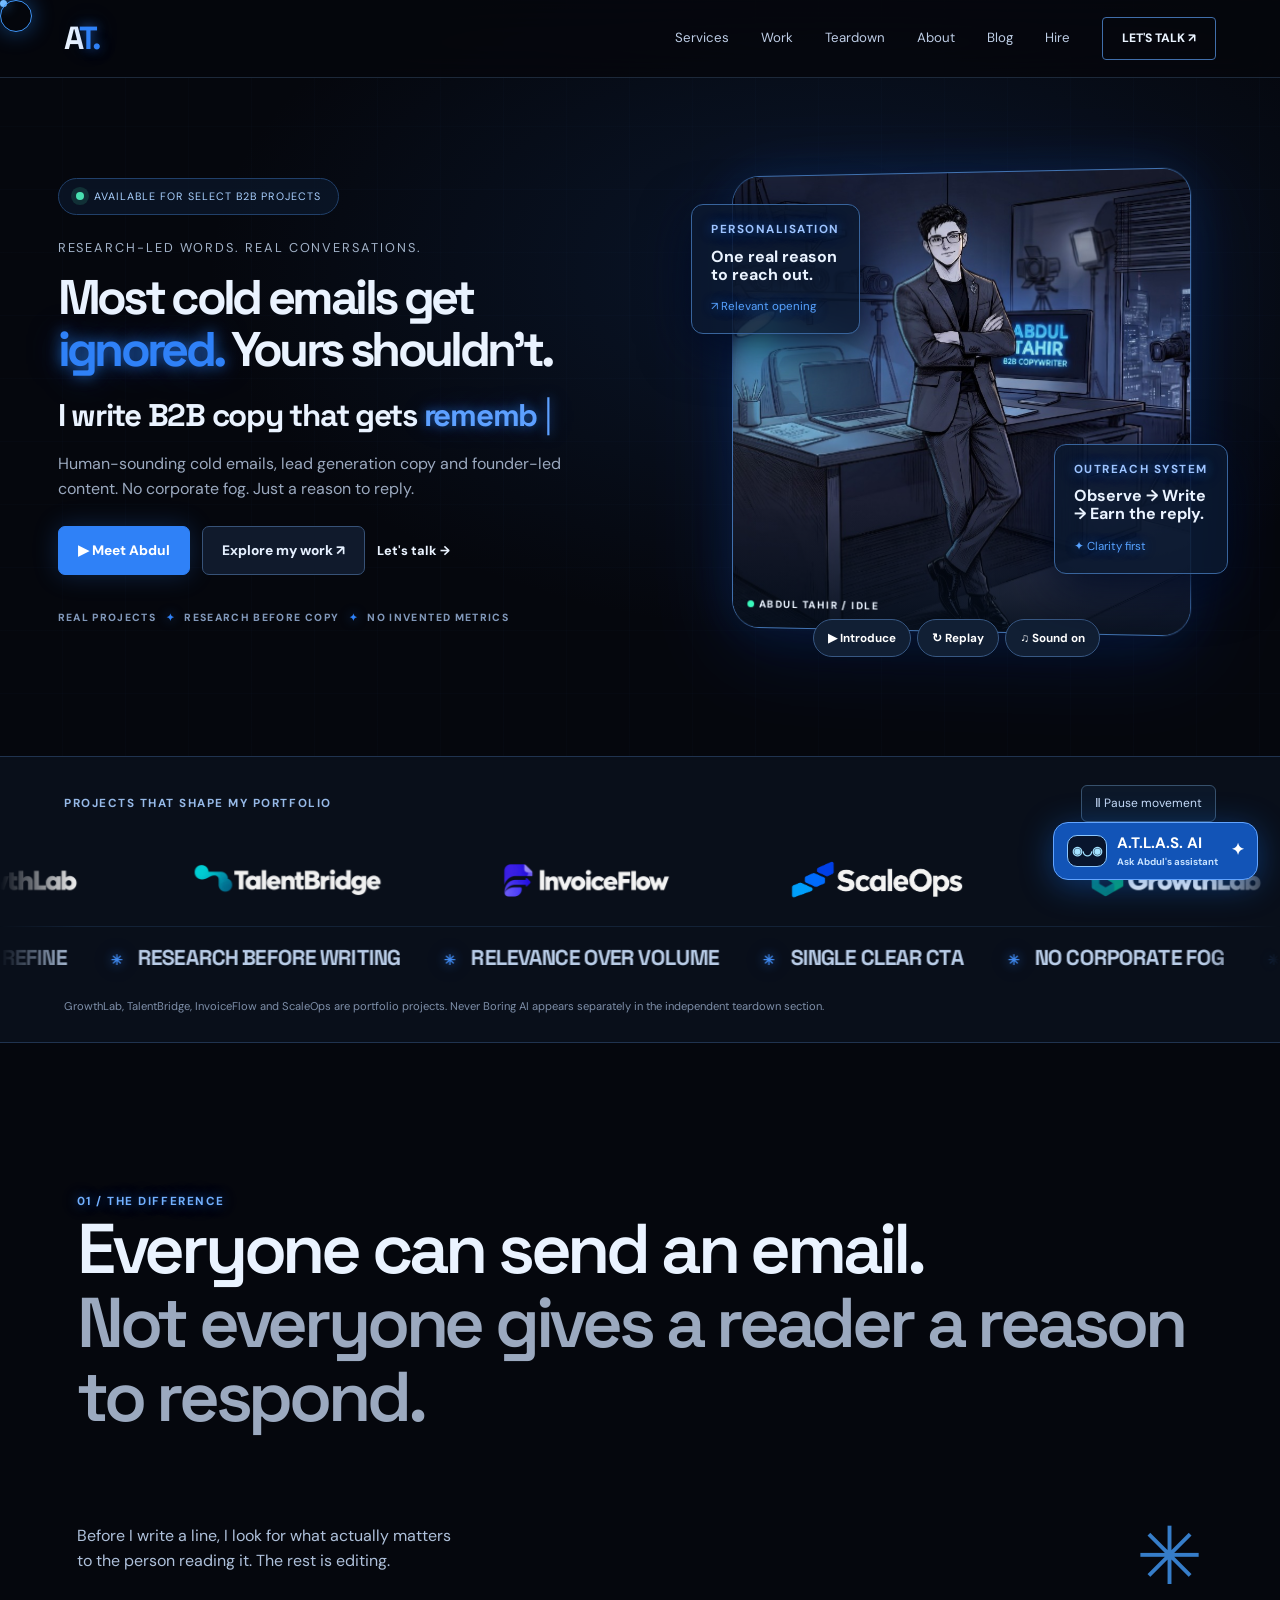
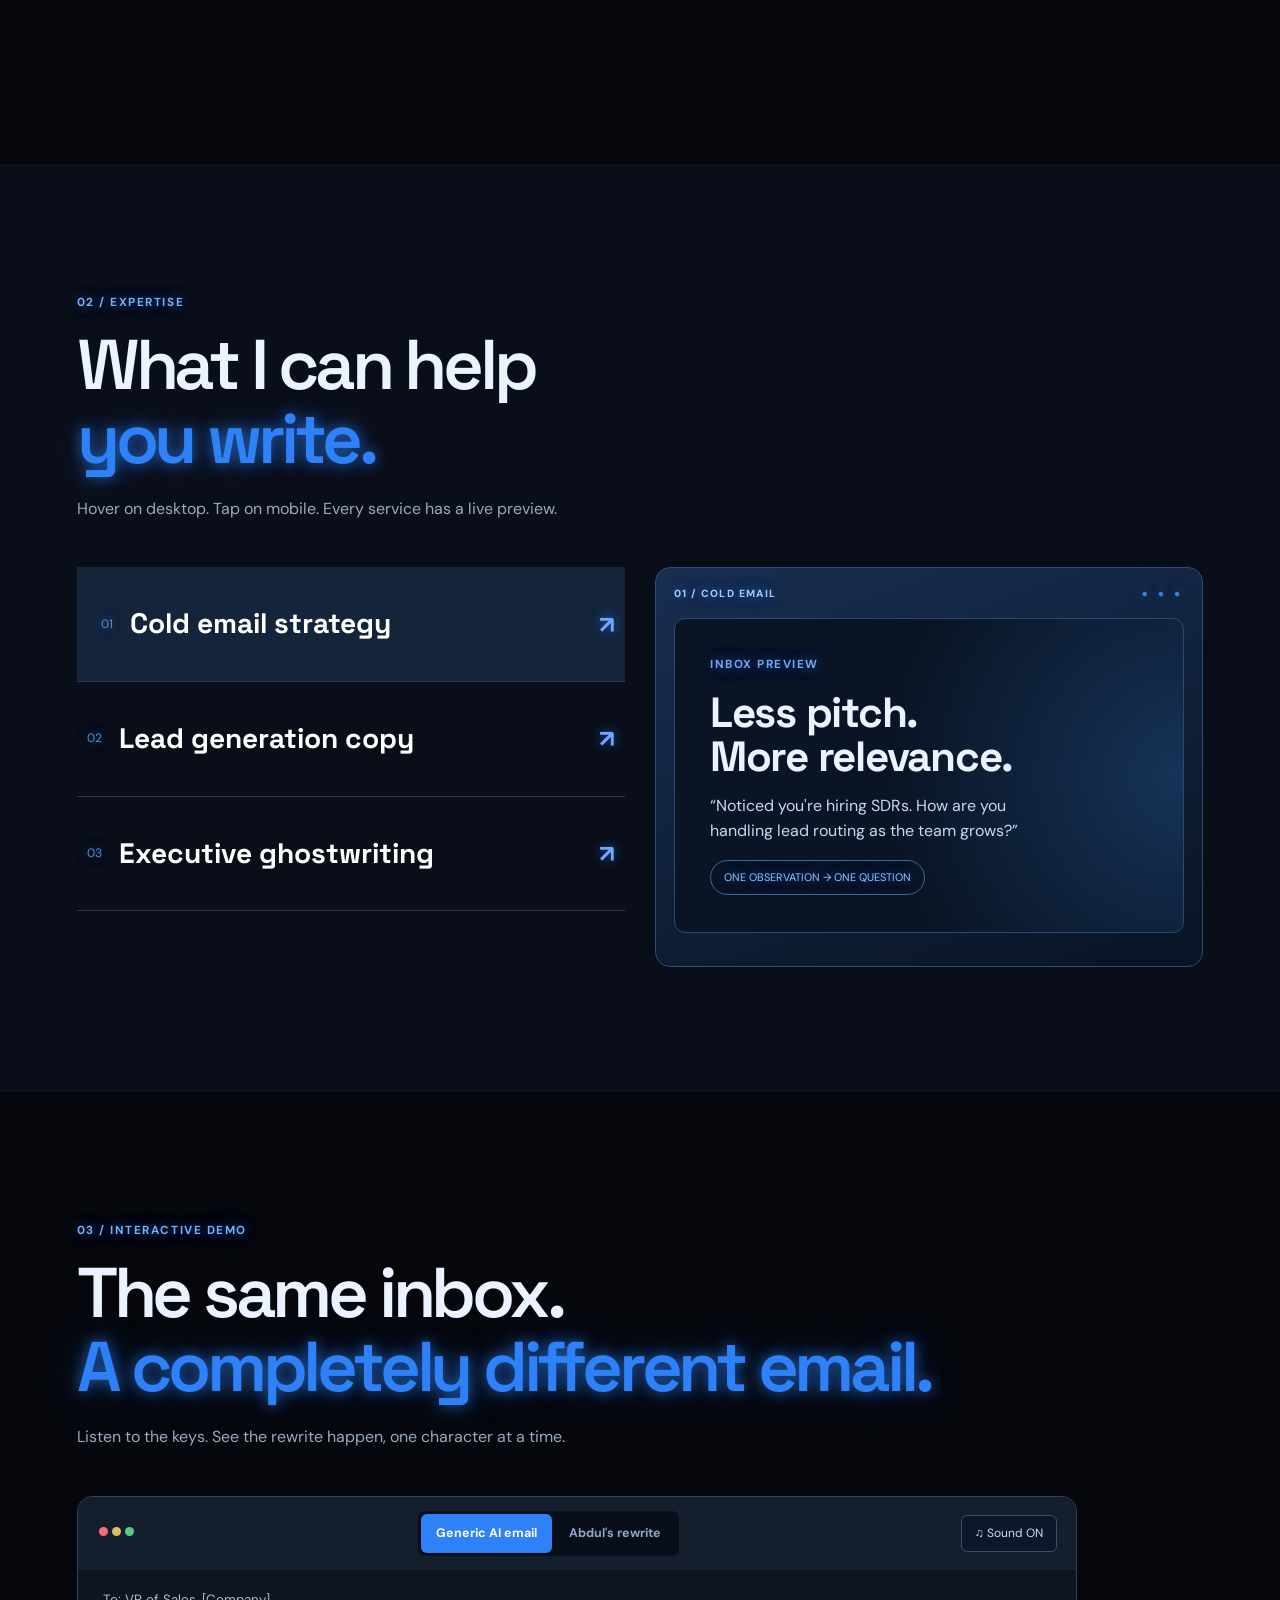
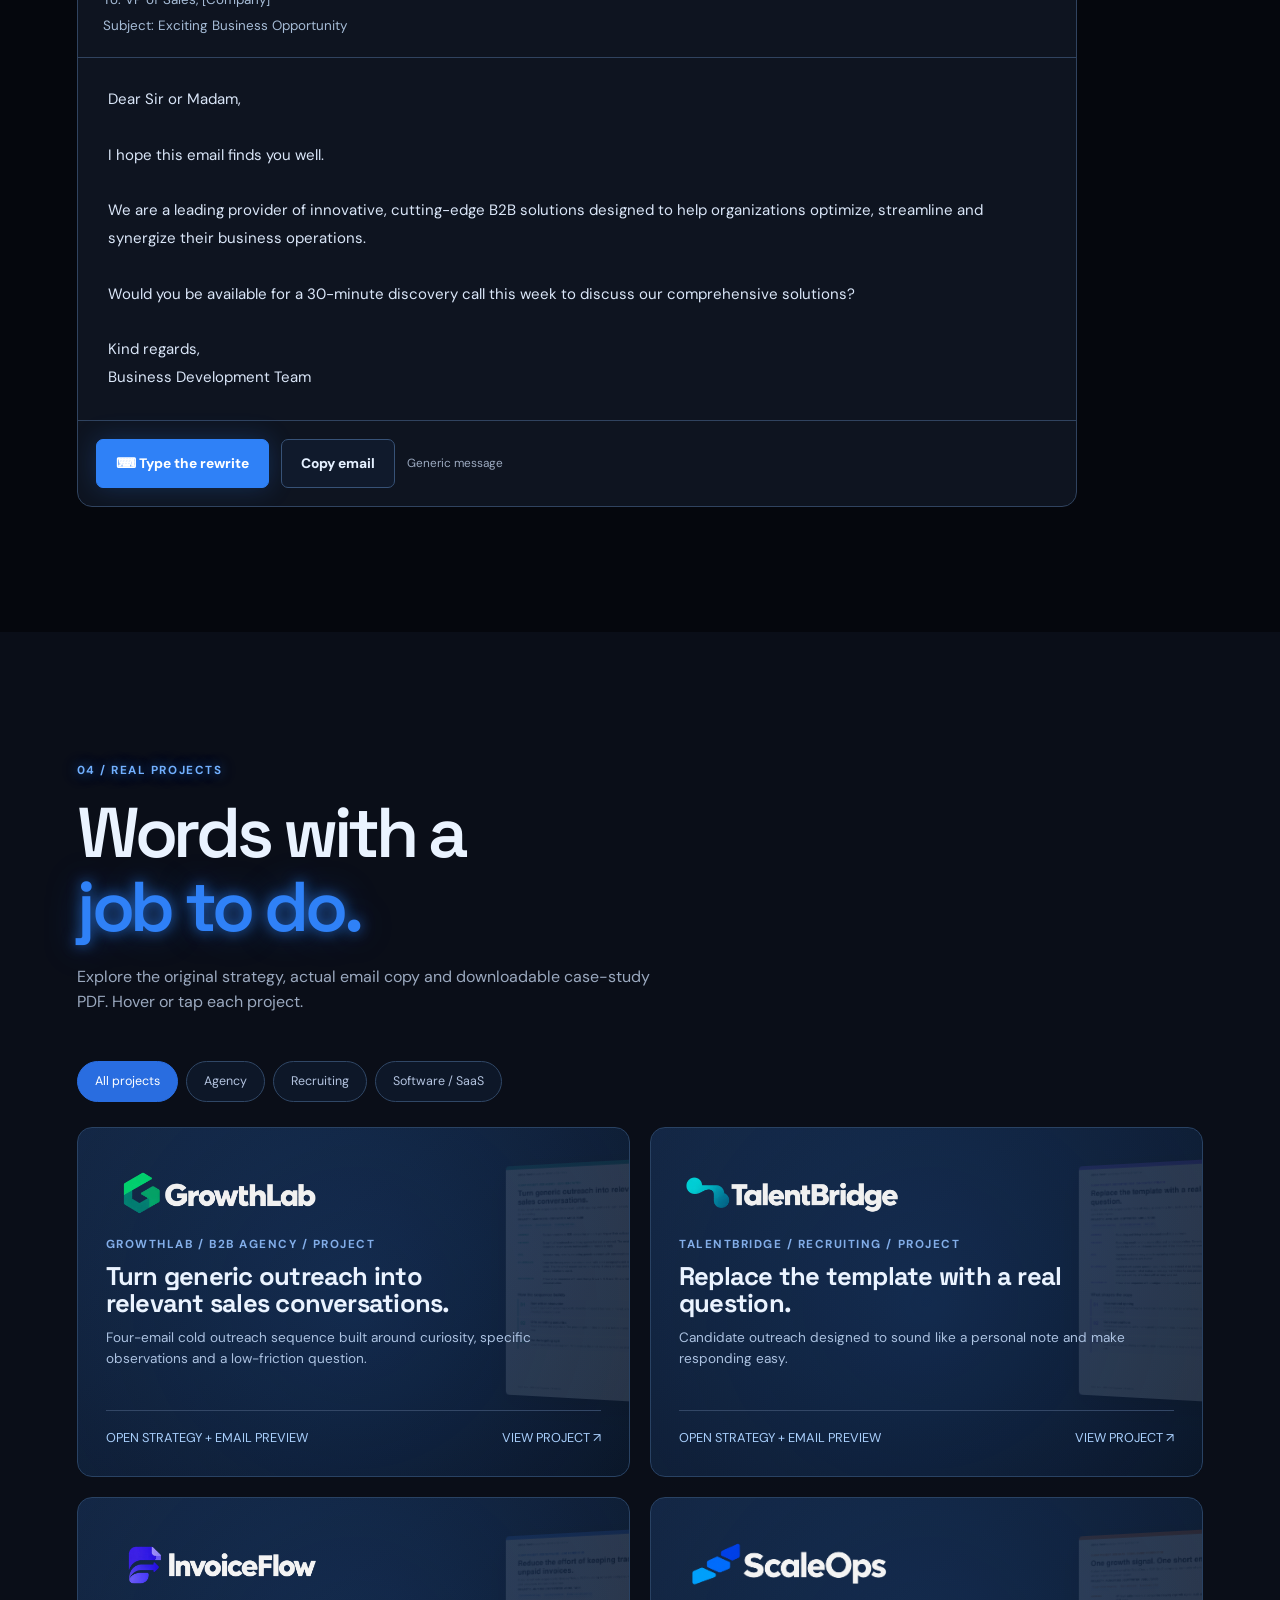
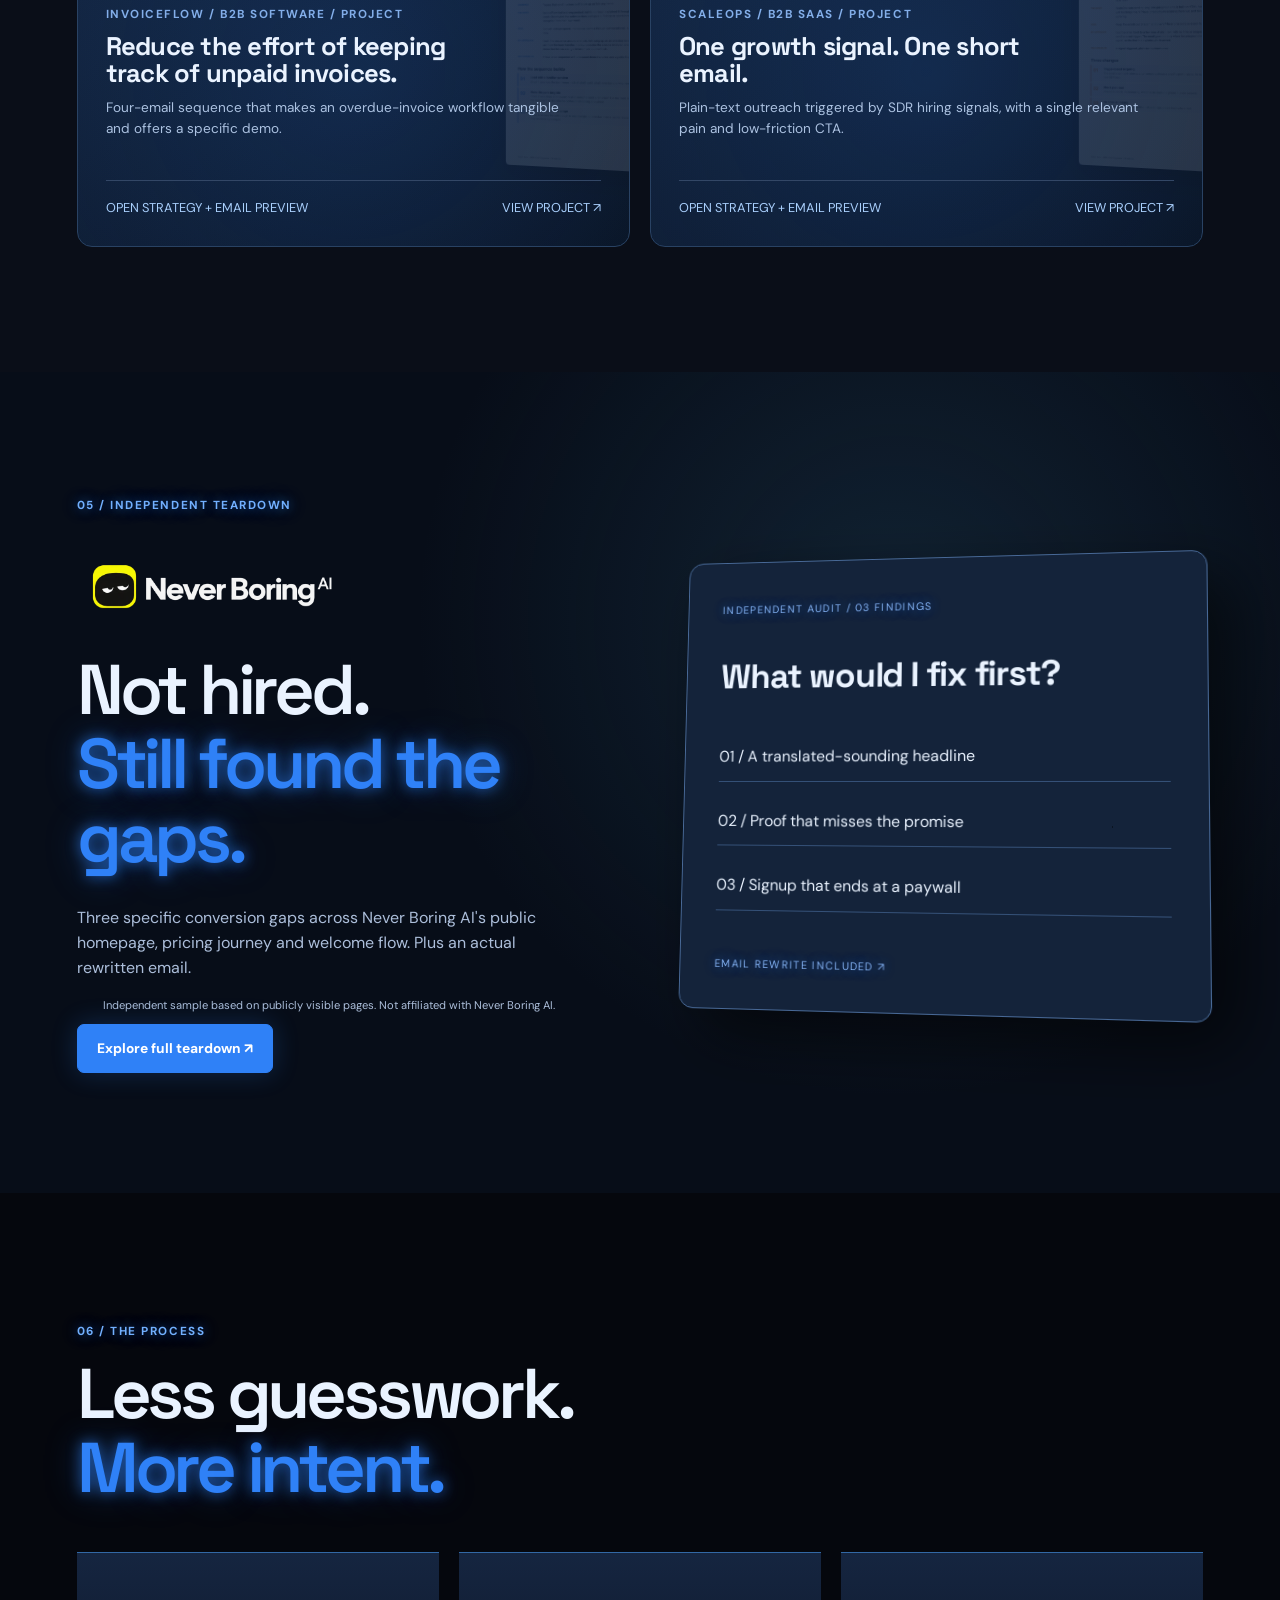
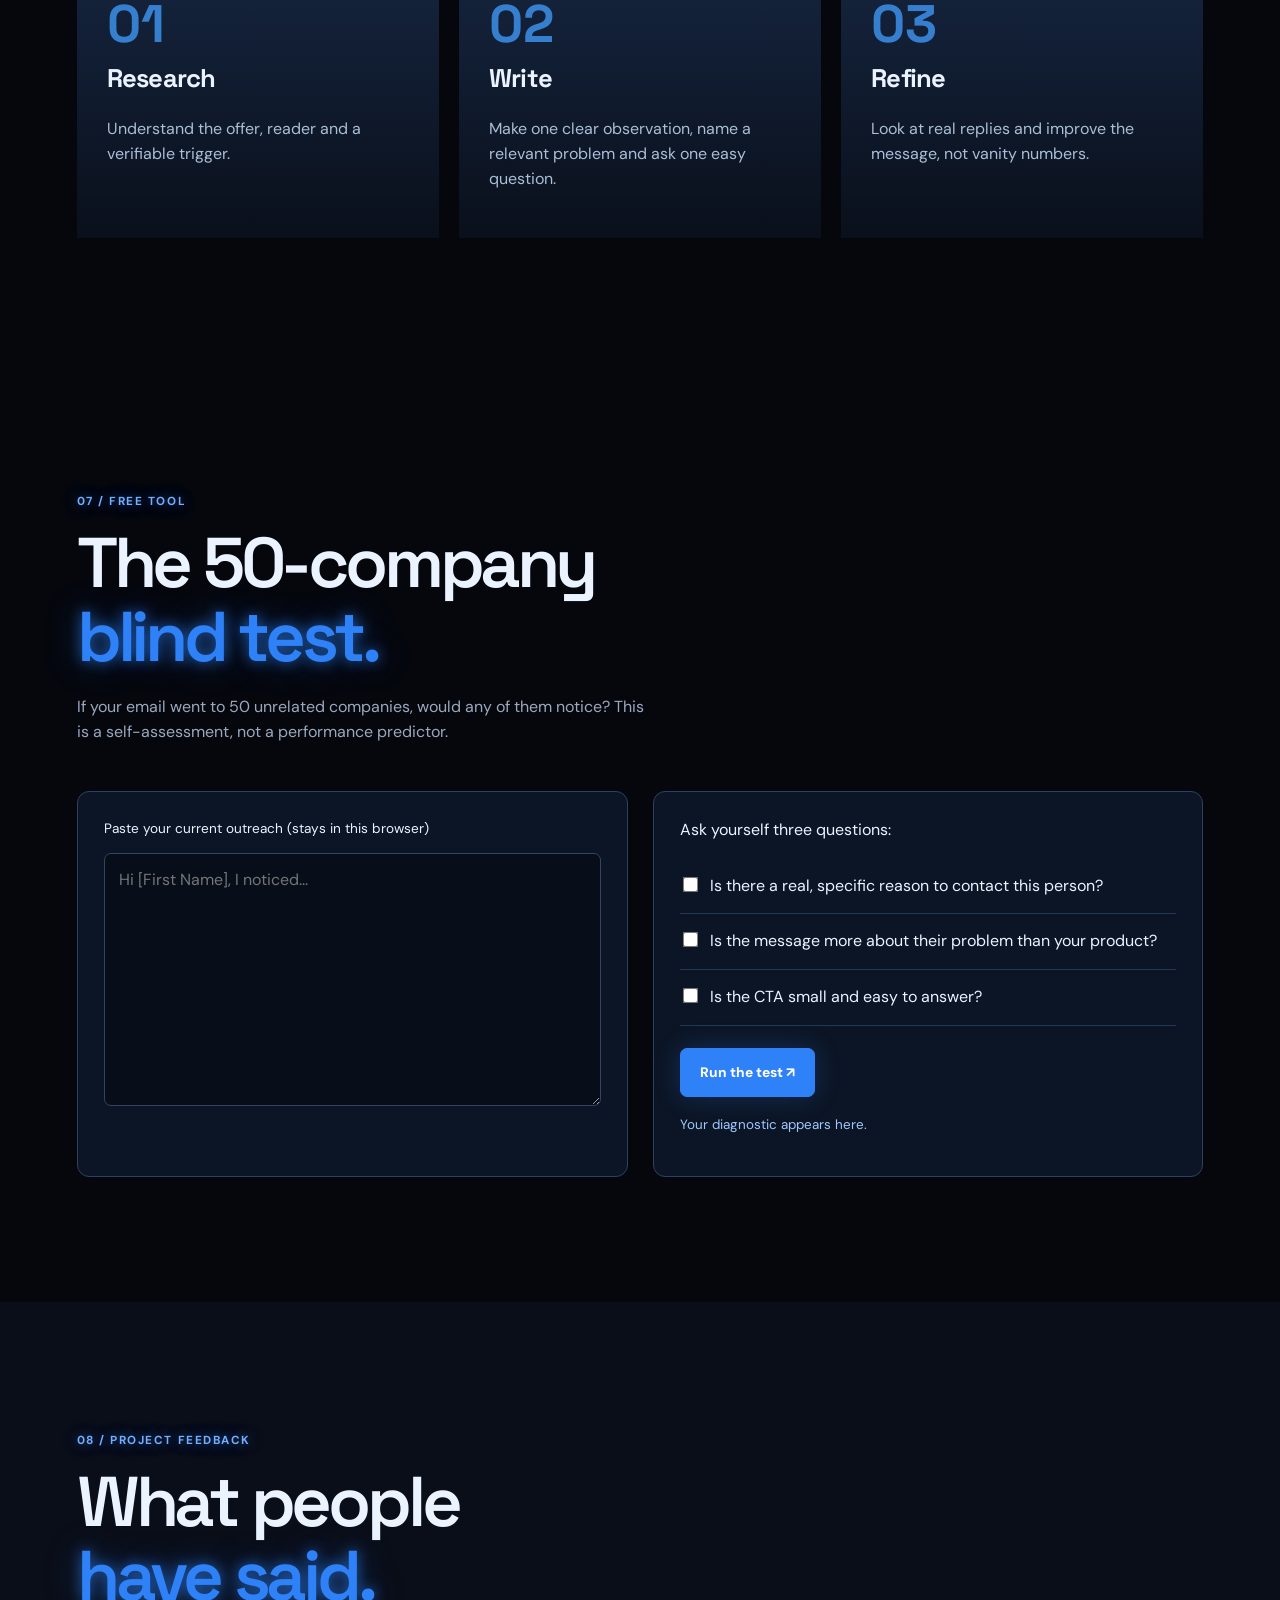
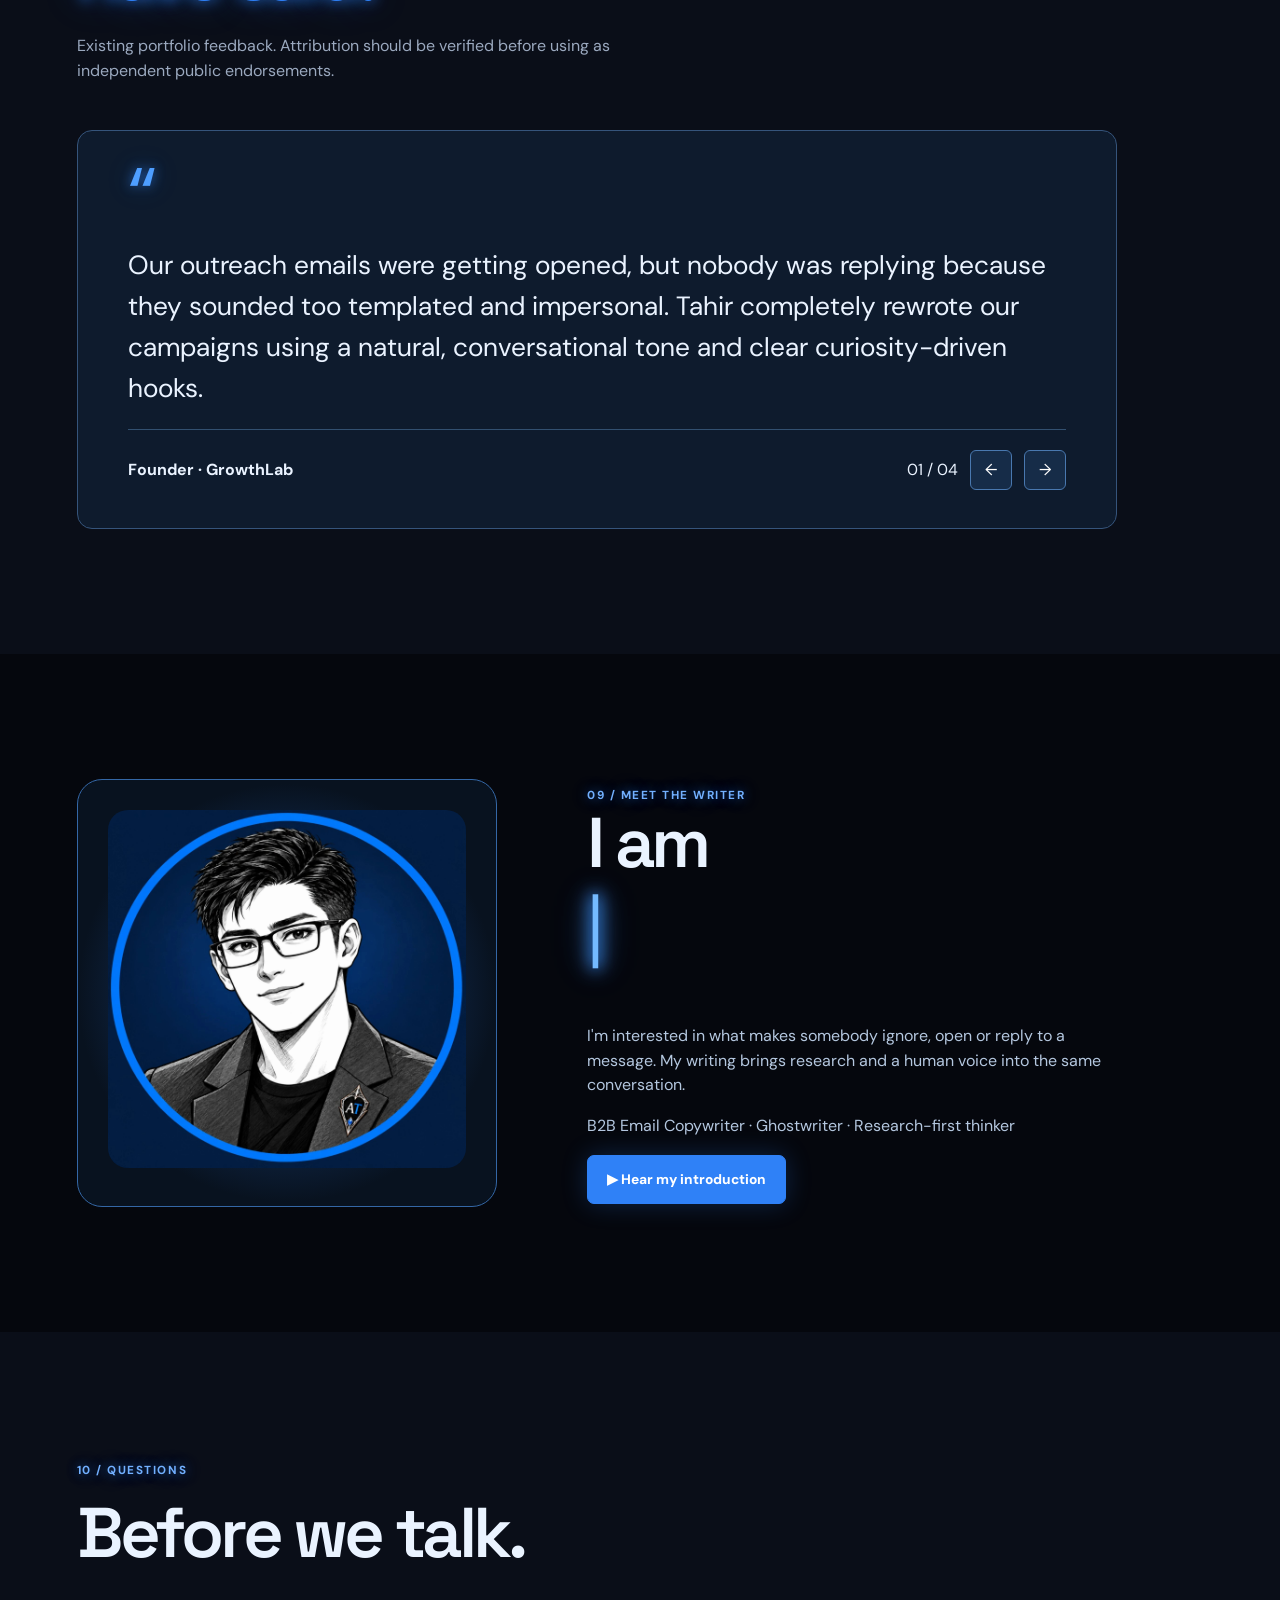
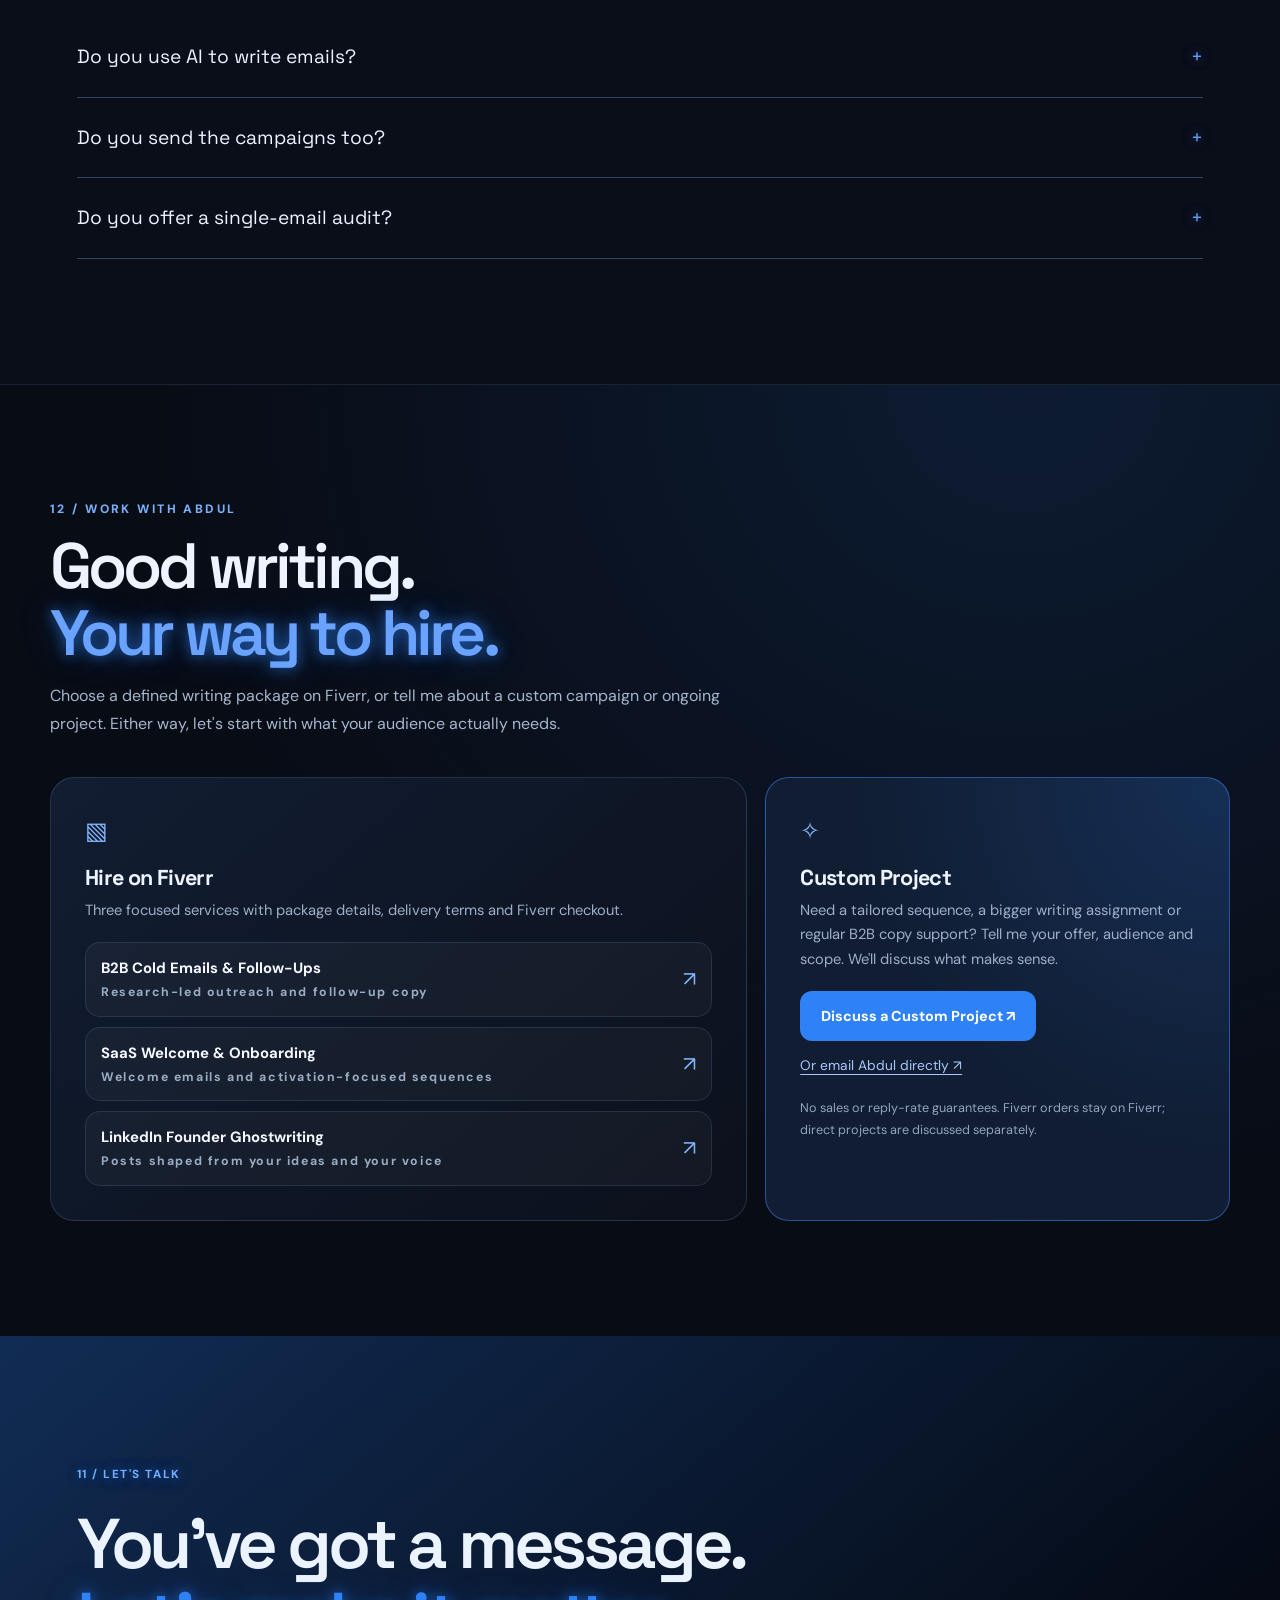
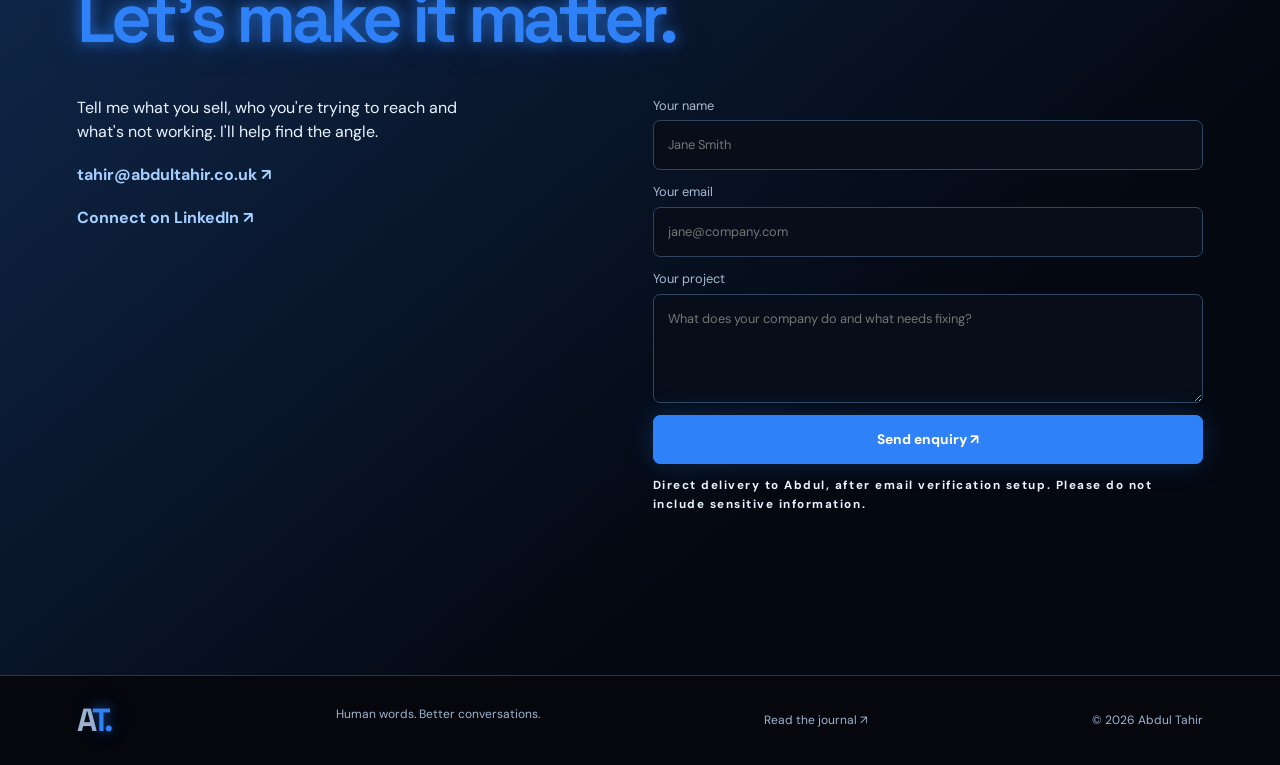
<file: index.html>
<!doctype html><html lang="en"><head><meta charset="utf-8"><meta name="viewport" content="width=device-width,initial-scale=1"><meta name="theme-color" content="#05070d"><meta name="description" content="Abdul Tahir writes research-led B2B cold emails, lead generation copy, and founder ghostwriting. Explore real projects and an independent teardown."><title>Abdul Tahir — B2B Copywriter & Ghostwriter</title><link rel="preconnect" href="https://fonts.googleapis.com"><link rel="preconnect" href="https://fonts.gstatic.com" crossorigin><link href="https://fonts.googleapis.com/css2?family=DM+Sans:wght@400;500;600;700;800&family=Space+Grotesk:wght@400;500;600;700&display=swap" rel="stylesheet"><link rel="stylesheet" href="assets/site-v99.css?v=9-8"><link rel="icon" href="assets/img/abdul-avatar.webp"><style id="hire-section-styles">
/* V99 add-on: scoped to #hire, leaving all existing site styles intact */
#hire{position:relative;padding:clamp(64px,9vw,132px) max(22px,calc((100vw - 1180px)/2));background:radial-gradient(ellipse at 80% 0%,rgba(47,129,247,.13),transparent 60%),#080c15;border-top:1px solid rgba(129,165,212,.15);color:#eef4ff}
#hire *{box-sizing:border-box}#hire .hire-kicker{font-size:.76rem;letter-spacing:.2em;font-weight:800;color:#7aaef9}#hire h2{font-family:'Space Grotesk',sans-serif;font-size:clamp(2.4rem,5vw,5rem);line-height:1.05;margin:14px 0}#hire h2 em{font-style:normal;color:#69a3ff}#hire .hire-lead{max-width:680px;color:#a6b6cd;line-height:1.8;margin:0 0 38px}#hire .hire-grid{display:grid;grid-template-columns:minmax(0,1.5fr) minmax(290px,1fr);gap:18px}#hire .hire-panel{border:1px solid rgba(125,157,206,.22);border-radius:24px;padding:clamp(22px,3.3vw,34px);background:linear-gradient(140deg,#121d32,#0b101b);min-width:0}#hire .hire-panel.custom{border-color:rgba(75,142,255,.48);background:radial-gradient(circle at 100% 0,rgba(47,129,247,.18),transparent 60%),#101d32}#hire .hire-title{font-family:'Space Grotesk',sans-serif;font-size:1.35rem;margin:0 0 8px;font-weight:700}#hire .hire-desc{color:#9eafc7;line-height:1.65;font-size:.92rem;margin:0 0 20px}#hire .hire-items{display:grid;gap:10px}#hire .hire-gig{display:flex;gap:12px;align-items:center;justify-content:space-between;background:rgba(255,255,255,.035);border:1px solid rgba(135,167,209,.16);border-radius:15px;padding:14px 15px;text-decoration:none;color:#f5f8ff;transition:transform .25s,border-color .25s,background .25s}#hire .hire-gig:hover,#hire .hire-gig:focus-visible{transform:translateY(-2px);border-color:#67a8ff;background:rgba(47,129,247,.1)}#hire .hire-gig strong{display:block;font-size:.93rem}#hire .hire-gig small{display:block;color:#9aadc4;line-height:1.5;font-size:.77rem;margin-top:3px}#hire .hire-gig .hire-arrow{color:#80b6ff;font-size:1.3rem;flex-shrink:0}#hire .hire-cta{display:inline-flex;align-items:center;justify-content:center;min-height:50px;padding:13px 21px;background:#2f81f7;color:white;font-size:.9rem;font-weight:750;text-decoration:none;border-radius:12px;transition:transform .25s,box-shadow .25s}#hire .hire-cta:hover,#hire .hire-cta:focus-visible{transform:translateY(-2px);box-shadow:0 12px 32px rgba(47,129,247,.3)}#hire .hire-secondary{display:block;margin-top:14px;color:#a8c8fd;text-decoration:underline;text-underline-offset:4px;font-size:.86rem}#hire .hire-note{font-size:.79rem;color:#93a5bc;line-height:1.7;margin-top:21px}#hire .hire-icon{color:#83b7ff;font-size:1.5rem;display:block;margin-bottom:18px}@media(max-width:780px){#hire .hire-grid{grid-template-columns:1fr}#hire{padding:74px 22px}#hire .hire-panel{padding:23px}}@media(prefers-reduced-motion:reduce){#hire .hire-gig,#hire .hire-cta{transition:none}#hire .hire-gig:hover,#hire .hire-cta:hover{transform:none}}
</style></head><body>
<div id="scroll-progress"></div><div id="preload" aria-hidden="true"><span class="pre-monogram">A<span>T.</span></span><span id="pre-count">00</span><small>WORDS THAT WORK</small></div><div class="cursor-dot" id="cursor-dot"></div><div class="cursor-ring" id="cursor-ring"></div><div class="tap-effect" id="tap-effect"></div>
<header class="topnav"><a class="logo" href="#top">A<span>T.</span></a><nav id="nav"><a href="#services">Services</a><a href="#work">Work</a><a href="#teardown">Teardown</a><a href="#about">About</a><a href="blog/">Blog</a><a href="#hire">Hire</a><a href="#contact" class="nav-cta">LET'S TALK ↗</a></nav><button id="menu-toggle" aria-expanded="false" aria-label="Toggle navigation">☰</button></header>
<main id="top">
<section class="hero panel-grid"><div class="stars"></div><div class="hero-copy"><div class="eyebrow"><i class="availability"></i> AVAILABLE FOR SELECT B2B PROJECTS</div><p class="micro-title">RESEARCH-LED WORDS. REAL CONVERSATIONS.</p><h1>Most cold emails get<br><em>ignored.</em> Yours shouldn't.</h1><p class="hero-kicker">I write B2B copy that gets <span id="rotating-word">read.</span><span class="caret">│</span></p><p class="muted lead">Human-sounding cold emails, lead generation copy and founder-led content. No corporate fog. Just a reason to reply.</p><div class="hero-actions"><button class="btn btn-primary" id="intro-btn">▶ Meet Abdul</button><a href="#work" class="btn btn-ghost">Explore my work ↗</a><a href="#contact" class="simple-link">Let's talk →</a></div><div class="hero-footnote">REAL PROJECTS <span>✦</span> RESEARCH BEFORE COPY <span>✦</span> NO INVENTED METRICS</div></div>
<div class="scene" id="hero-scene"><div class="scene-aura"></div><div class="scene-glass left" id="floating-one"><small>PERSONALISATION</small><strong>One real reason<br>to reach out.</strong><span class="tiny-blue">↗ Relevant opening</span></div><div class="video-frame"><video id="idle-video" autoplay muted loop playsinline preload="metadata" poster="assets/img/character.jpg"><source src="assets/video/idle.mp4" type="video/mp4"></video><video id="talk-video" playsinline preload="none" poster="assets/img/character.jpg"><source src="assets/video/intro.mp4" type="video/mp4"></video><div class="video-shade"></div><div class="video-caption"><span class="pulse"></span><span id="character-status">ABDUL TAHIR / IDLE</span></div></div><div class="scene-glass right" id="floating-two"><small>OUTREACH SYSTEM</small><strong>Observe → Write<br>→ Earn the reply.</strong><span class="tiny-blue">✦ Clarity first</span></div><div class="video-controls"><button id="video-toggle" aria-label="Pause or resume intro">▶ Introduce</button><button id="video-replay" aria-label="Replay introduction">↻ Replay</button><button id="video-mute" aria-label="Mute introduction">♫ Sound on</button></div></div></section>
<section class="marquee-area" id="brands"><div class="section-intro"><small>PROJECTS THAT SHAPE MY PORTFOLIO</small><button class="quiet" id="marquee-toggle" aria-pressed="false">Ⅱ Pause movement</button></div><div class="marquee-window"><div class="marquee-content" id="brand-track" aria-label="Project logo carousel"></div></div><div class="marquee-window second"><div class="marquee-content" id="method-track" aria-label="Copywriting methodology carousel"></div></div><p class="disclosure">GrowthLab, TalentBridge, InvoiceFlow and ScaleOps are portfolio projects. Never Boring AI appears separately in the independent teardown section.</p></section>
<section class="statement reveal"><span class="section-number">01 / THE DIFFERENCE</span><h2>Everyone can send an email.<br><span class="muted">Not everyone gives a reader a reason to respond.</span></h2><div class="statement-footer"><p>Before I write a line, I look for what actually matters to the person reading it. The rest is editing.</p><span class="rotating-star">✳</span></div></section>
<section id="services" class="services reveal"><div class="section-top"><span class="section-number">02 / EXPERTISE</span><h2>What I can help<br><em>you write.</em></h2><p class="muted">Hover on desktop. Tap on mobile. Every service has a live preview.</p></div><div class="services-layout"><div class="service-list"><button class="service active" data-service="0"><span>01</span><strong>Cold email strategy</strong><b>↗</b></button><button class="service" data-service="1"><span>02</span><strong>Lead generation copy</strong><b>↗</b></button><button class="service" data-service="2"><span>03</span><strong>Executive ghostwriting</strong><b>↗</b></button></div><div class="service-display" id="service-display"><div class="display-top"><span id="service-tag">01 / COLD EMAIL</span><span class="light-dots">● ● ●</span></div><div class="service-art" id="service-art"><small>INBOX PREVIEW</small><h3>Less pitch.<br>More relevance.</h3><p>“Noticed you're hiring SDRs. How are you handling lead routing as the team grows?”</p><span class="art-chip">ONE OBSERVATION → ONE QUESTION</span></div></div></div></section>
<section id="email-lab" class="email-lab reveal"><div class="section-top"><span class="section-number">03 / INTERACTIVE DEMO</span><h2>The same inbox.<br><em>A completely different email.</em></h2><p class="muted">Listen to the keys. See the rewrite happen, one character at a time.</p></div><div class="lab-shell"><div class="lab-toolbar"><span class="dots"><i></i><i></i><i></i></span><div class="toggle"><button id="generic-btn" class="active">Generic AI email</button><button id="rewrite-btn">Abdul's rewrite</button></div><button class="smallbtn" id="typing-sound" aria-pressed="true">♫ Sound ON</button></div><div class="message-header"><span>To: VP of Sales, [Company]</span><span id="email-subject">Subject: Exciting Business Opportunity</span></div><div class="message-body" id="message-body"></div><div class="lab-footer"><button id="retype" class="btn btn-primary">⌨ Type the rewrite</button><button id="copy-message" class="btn btn-ghost">Copy email</button><span class="muted" id="typing-state" aria-live="polite">Choose a version</span></div></div></section>
<section id="work" class="projects reveal"><div class="section-top"><span class="section-number">04 / REAL PROJECTS</span><h2>Words with a<br><em>job to do.</em></h2><p class="muted">Explore the original strategy, actual email copy and downloadable case-study PDF. Hover or tap each project.</p></div><div class="filterbar"><button class="filter active" data-filter="all">All projects</button><button class="filter" data-filter="Agency">Agency</button><button class="filter" data-filter="Recruiting">Recruiting</button><button class="filter" data-filter="Software">Software / SaaS</button></div><div class="project-grid" id="project-grid"></div></section>
<section id="teardown" class="teardown reveal"><div class="teardown-text"><span class="section-number">05 / INDEPENDENT TEARDOWN</span><div class="teardown-logo"><img src="assets/img/logos/never-boring-ai-authentic-v93.webp" alt="Never Boring AI logo"></div><h2>Not hired.<br><em>Still found the gaps.</em></h2><p>Three specific conversion gaps across Never Boring AI's public homepage, pricing journey and welcome flow. Plus an actual rewritten email.</p><p class="disclosure">Independent sample based on publicly visible pages. Not affiliated with Never Boring AI.</p><button class="btn btn-primary" id="open-teardown">Explore full teardown ↗</button></div><div class="teardown-art"><div class="audit-paper"><span>INDEPENDENT AUDIT / 03 FINDINGS</span><h3>What would I fix first?</h3><p>01 / A translated-sounding headline</p><p>02 / Proof that misses the promise</p><p>03 / Signup that ends at a paywall</p><span class="audit-bottom">EMAIL REWRITE INCLUDED ↗</span></div></div></section>
<section id="process" class="process reveal"><div class="section-top"><span class="section-number">06 / THE PROCESS</span><h2>Less guesswork.<br><em>More intent.</em></h2></div><div class="process-grid"><div><span>01</span><h3>Research</h3><p>Understand the offer, reader and a verifiable trigger.</p></div><div><span>02</span><h3>Write</h3><p>Make one clear observation, name a relevant problem and ask one easy question.</p></div><div><span>03</span><h3>Refine</h3><p>Look at real replies and improve the message, not vanity numbers.</p></div></div></section>
<section class="bonus reveal" id="blind-test"><div class="section-top"><span class="section-number">07 / FREE TOOL</span><h2>The 50-company<br><em>blind test.</em></h2><p class="muted">If your email went to 50 unrelated companies, would any of them notice? This is a self-assessment, not a performance predictor.</p></div><div class="bonus-layout"><div class="input-panel"><label for="draft-input">Paste your current outreach (stays in this browser)</label><textarea id="draft-input" placeholder="Hi [First Name], I noticed..." rows="9"></textarea></div><div class="check-panel"><p>Ask yourself three questions:</p><label><input type="checkbox" class="diagnostic"> Is there a real, specific reason to contact this person?</label><label><input type="checkbox" class="diagnostic"> Is the message more about their problem than your product?</label><label><input type="checkbox" class="diagnostic"> Is the CTA small and easy to answer?</label><button id="audit-draft" class="btn btn-primary">Run the test ↗</button><p class="result" id="draft-result" aria-live="polite">Your diagnostic appears here.</p></div></div></section>
<section class="testimonials reveal" id="testimonials"><div class="section-top"><span class="section-number">08 / PROJECT FEEDBACK</span><h2>What people<br><em>have said.</em></h2><p class="muted">Existing portfolio feedback. Attribution should be verified before using as independent public endorsements.</p></div><div class="quote-stage"><div class="quote-mark">“</div><p id="quote-text"></p><div class="quote-foot"><strong id="quote-by"></strong><div class="quote-actions"><span id="quote-count">01 / 04</span><button id="quote-back" aria-label="Previous testimonial">←</button><button id="quote-next" aria-label="Next testimonial">→</button></div></div></div></section>
<section id="about" class="about reveal"><div class="about-art"><img src="assets/img/abdul-avatar.webp" alt="Abdul Tahir's illustrated avatar"></div><div class="about-copy"><span class="section-number">09 / MEET THE WRITER</span><h2 class="writer-title">I am<br><em class="writer-name" aria-label="Abdul Tahir"><span id="writer-typed" aria-hidden="true"></span><span class="writer-caret" aria-hidden="true">|</span><noscript>Abdul Tahir</noscript></em></h2><p>I'm interested in what makes somebody ignore, open or reply to a message. My writing brings research and a human voice into the same conversation.</p><p class="muted">B2B Email Copywriter · Ghostwriter · Research-first thinker</p><button class="btn btn-primary" id="about-play">▶ Hear my introduction</button></div></section>
<section class="faq reveal"><div class="section-top"><span class="section-number">10 / QUESTIONS</span><h2>Before we talk.</h2></div><details><summary>Do you use AI to write emails? <span>+</span></summary><p>I use tools where useful for research and workflow, but the writing, judgement and final editing are mine.</p></details><details><summary>Do you send the campaigns too? <span>+</span></summary><p>My primary service is research, strategy and copy. Sending infrastructure can be coordinated with your team.</p></details><details><summary>Do you offer a single-email audit? <span>+</span></summary><p>Yes, we can discuss an audit or rewrite without committing to an entire campaign.</p></details></section>
<section id="hire" class="hire-section" aria-labelledby="hire-title">
  <div class="hire-kicker">12 / WORK WITH ABDUL</div>
  <h2 id="hire-title">Good writing.<br><em>Your way to hire.</em></h2>
  <p class="hire-lead">Choose a defined writing package on Fiverr, or tell me about a custom campaign or ongoing project. Either way, let's start with what your audience actually needs.</p>
  <div class="hire-grid">
    <div class="hire-panel">
      <span class="hire-icon" aria-hidden="true">▧</span>
      <h3 class="hire-title">Hire on Fiverr</h3>
      <p class="hire-desc">Three focused services with package details, delivery terms and Fiverr checkout.</p>
      <div class="hire-items">
        <a class="hire-gig" href="https://www.fiverr.com/s/1EEgXDz" target="_blank" rel="noopener noreferrer" aria-label="View B2B cold email writing on Fiverr (opens in new tab)"><span><strong>B2B Cold Emails &amp; Follow-Ups</strong><small>Research-led outreach and follow-up copy</small></span><span class="hire-arrow" aria-hidden="true">↗</span></a>
        <a class="hire-gig" href="https://www.fiverr.com/s/bkkxw6k" target="_blank" rel="noopener noreferrer" aria-label="View SaaS welcome and onboarding emails on Fiverr (opens in new tab)"><span><strong>SaaS Welcome &amp; Onboarding</strong><small>Welcome emails and activation-focused sequences</small></span><span class="hire-arrow" aria-hidden="true">↗</span></a>
        <a class="hire-gig" href="https://www.fiverr.com/s/vbb52pL" target="_blank" rel="noopener noreferrer" aria-label="View LinkedIn ghostwriting on Fiverr (opens in new tab)"><span><strong>LinkedIn Founder Ghostwriting</strong><small>Posts shaped from your ideas and your voice</small></span><span class="hire-arrow" aria-hidden="true">↗</span></a>
      </div>
    </div>
    <div class="hire-panel custom">
      <span class="hire-icon" aria-hidden="true">✧</span>
      <h3 class="hire-title">Custom Project</h3>
      <p class="hire-desc">Need a tailored sequence, a bigger writing assignment or regular B2B copy support? Tell me your offer, audience and scope. We'll discuss what makes sense.</p>
      <a class="hire-cta" href="#contact">Discuss a Custom Project ↗</a>
      <a class="hire-secondary" href="mailto:tahir@abdultahir.co.uk?subject=Custom%20B2B%20Copywriting%20Project">Or email Abdul directly ↗</a>
      <p class="hire-note">No sales or reply-rate guarantees. Fiverr orders stay on Fiverr; direct projects are discussed separately.</p>
    </div>
  </div>
</section>
<section id="contact" class="contact reveal"><span class="section-number">11 / LET'S TALK</span><h2>You've got a message.<br><em>Let's make it matter.</em></h2><div class="contact-grid"><div><p>Tell me what you sell, who you're trying to reach and what's not working. I'll help find the angle.</p><a href="mailto:tahir@abdultahir.co.uk">tahir@abdultahir.co.uk ↗</a><a target="_blank" rel="noopener" href="https://www.linkedin.com/in/abdultahir-copywriter/">Connect on LinkedIn ↗</a></div><form id="contact-form"><label>Your name<input name="name" required placeholder="Jane Smith"></label><label>Your email<input name="email" required type="email" placeholder="jane@company.com"></label><label>Your project<textarea name="brief" required rows="4" placeholder="What does your company do and what needs fixing?"></textarea></label><input name="website" class="site-honeypot" type="text" tabindex="-1" autocomplete="off" aria-hidden="true"><button class="btn btn-primary" id="contact-submit" type="submit">Prepare my enquiry ↗</button><small id="contact-note">Opens your email application until direct delivery is connected.</small><p class="contact-status" id="contact-status" role="status" aria-live="polite"></p></form></div></section>
</main><footer><a href="#top" class="logo">A<span>T.</span></a><p>Human words. Better conversations.</p><a href="blog/">Read the journal ↗</a><span>© <span id="year"></span> Abdul Tahir</span></footer>
<div id="audit-drawer" class="drawer" aria-hidden="true" role="dialog" aria-modal="true" aria-label="Never Boring AI independent teardown"><div class="drawer-dim" data-close-drawer></div><div class="drawer-content"><button id="close-drawer" class="drawer-close" aria-label="Close case study">✕</button><img class="drawer-logo" src="assets/img/logos/never-boring-ai-authentic-v93.webp" alt="Never Boring AI wordmark"><p class="section-number">INDEPENDENT TEARDOWN · ORIGINAL PDF</p><h2>Three gaps worth fixing.</h2><div class="audit-list"><article><strong>01 / Headline reads like a translation</strong><p>Current wording was unnatural for English readers. Suggested: “Turn your week into LinkedIn posts that bring you clients.”</p></article><article><strong>02 / Proof doesn't match the promise</strong><p>Ease-of-use testimonials do not demonstrate the promised client outcomes. Put genuinely relevant evidence under the headline if it exists.</p></article><article><strong>03 / Signup ends at a paywall</strong><p>The audit observed pricing after sign-up but no obvious free trial. Follow-up emails could explain the product's “aha” moment and bring readers back.</p></article></div><h3>Welcome email · interactive preview</h3><div class="audit-mail"><small>Subject: Your first post is 5 minutes away</small><pre id="audit-mail-body"></pre></div><div class="row-buttons"><button id="audit-replay" class="btn btn-primary">⌨ Replay email + sound</button><button id="audit-audio" class="btn btn-ghost">♫ Sound ON</button></div><h3>Follow-up sequence</h3><p>Email 2 (24 hours, no first post): a short example and the introductory offer. Email 3 (day 3): a final reminder and an idea of the weekly content calendar.</p><a class="btn btn-ghost" download href="assets/docs/never-boring-ai.pdf">↓ Download original independent audit</a></div></div>
<div class="project-dialog" id="project-dialog" aria-hidden="true" role="dialog" aria-modal="true" aria-label="Project detail"><div class="drawer-dim" data-close-project></div><div class="project-dialog-inner"><button class="drawer-close" id="project-close">✕</button><img id="project-dialog-logo" alt="Project logo"><span class="section-number" id="project-label"></span><h2 id="project-dialog-title"></h2><p id="project-dialog-desc"></p><p id="project-timeline"></p><details class="project-detail-expand"><summary>Read full strategy + entire email sequence ↓</summary><pre id="project-fulltext"></pre></details><div class="audit-mail"><small>REAL EMAIL FROM THE PROJECT PDF · LIVE TYPEWRITER</small><pre id="project-typed"></pre></div><div class="row-buttons"><button class="btn btn-primary" id="project-type">⌨ Replay + typing sound</button><a id="project-pdf" class="btn btn-ghost" download>↓ Original PDF</a></div></div></div>
<div class="hover-preview" id="hover-preview" aria-hidden="true"><img alt="Selected project cover" id="hover-preview-img"><span id="hover-preview-name"></span></div><div class="atlas"><button id="atlas-open" class="atlas-open" aria-expanded="false"><span class="robot-face">◉◡◉</span><span><strong>A.T.L.A.S. AI</strong><small>Ask Abdul's assistant</small></span><b>✦</b></button><section id="atlas-panel" class="atlas-panel" aria-label="ATLAS chat"><header><div class="atlas-avatar">⌁<br><span>● ●</span></div><div><strong>A.T.L.A.S. AI</strong><small>Abdul Tahir Lead Assistance System</small></div><button id="atlas-close" aria-label="Close assistant">✕</button></header><div id="atlas-messages" class="atlas-messages"><p class="bot-msg">Hi! I'm A.T.L.A.S., Abdul's AI assistant. I can explain his services, show projects or help frame your enquiry.</p></div><div class="atlas-chips"><button data-ask="services">Services</button><button data-ask="projects">Show me the work</button><button data-ask="contact">I have a project</button><button type="button" id="atlas-handoff">Send an enquiry ↗</button></div><form id="atlas-form"><input id="atlas-input" maxlength="1000" placeholder="Ask about a project…" aria-label="Message"><button type="submit">➤</button></form><small class="atlas-note" id="atlas-mode">Knowledge-based guide. Live AI needs a connected backend.</small></section></div>
<script src="atlas-config.js"></script><script src="assets/projects-data.js"></script><script src="assets/site-v99.js" defer></script></body></html>
</file>
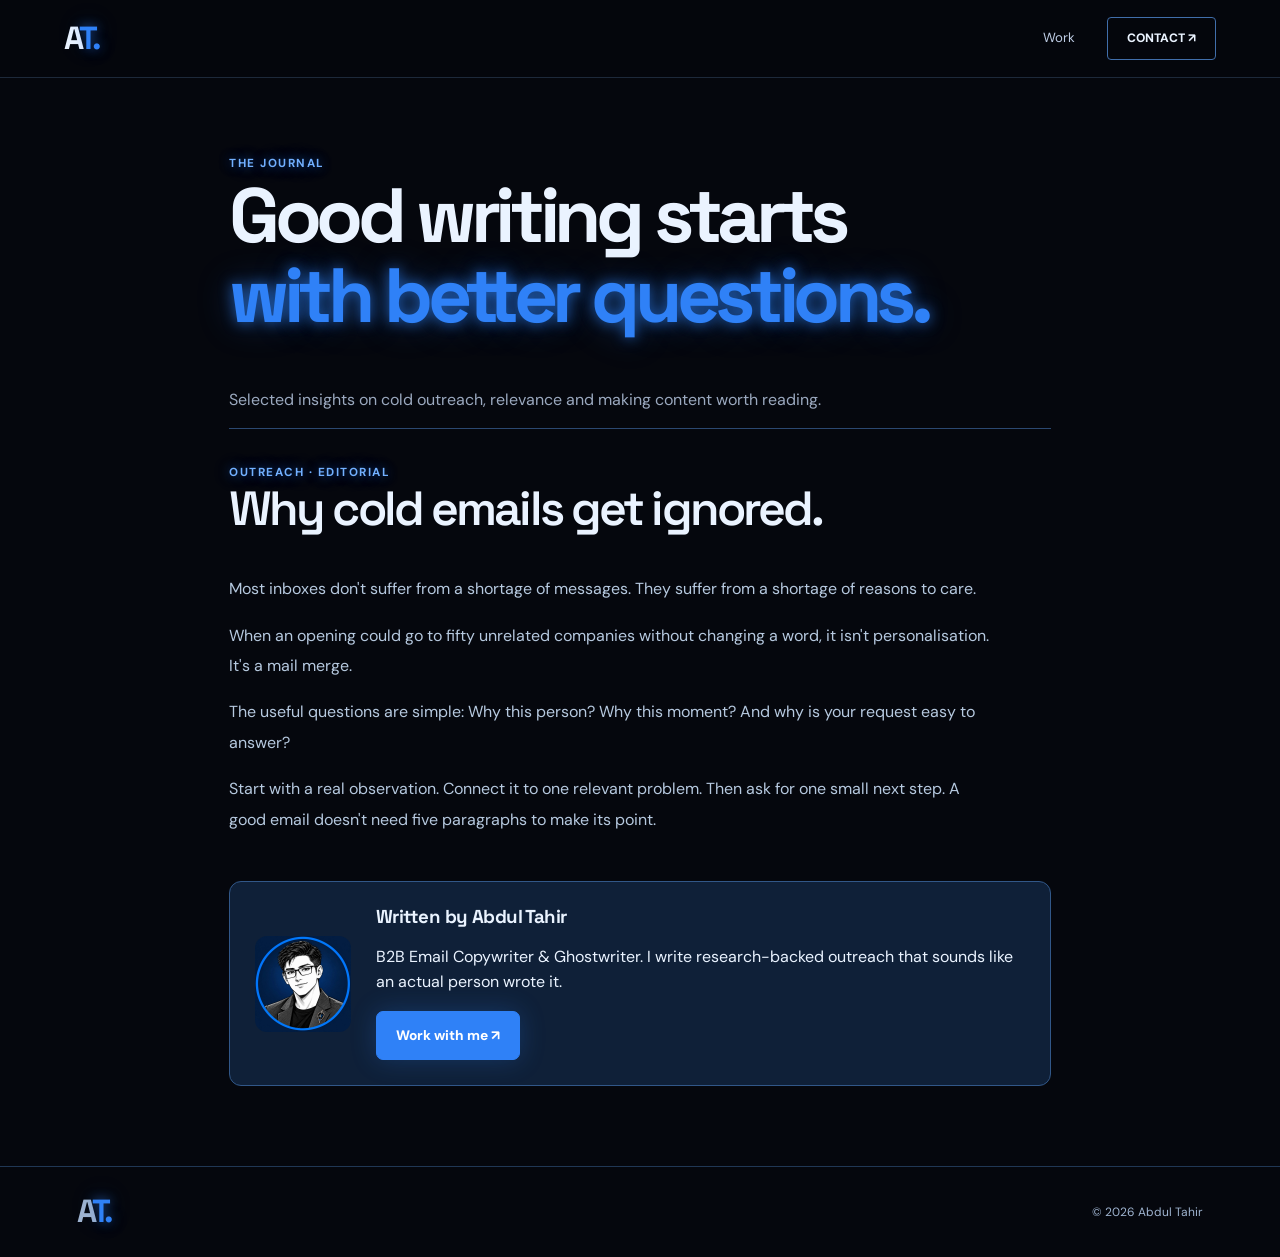
<file: blog/index.html>
<!doctype html><html lang="en"><head><meta charset="utf-8"><meta name="viewport" content="width=device-width,initial-scale=1"><meta name="theme-color" content="#05070d"><title>Journal · Abdul Tahir</title><link href="https://fonts.googleapis.com/css2?family=DM+Sans:wght@400;500;600;700&family=Space+Grotesk:wght@400;500;600;700&display=swap" rel="stylesheet"><link rel="stylesheet" href="../assets/site.css"><style>main{max-width:950px;margin:0 auto;padding:150px 5% 80px}.post{border-top:1px solid #2b4870;padding:30px 0}.post h2{font-size:clamp(1.8rem,4vw,3rem)}.post p{color:#b6c9df;max-width:800px}.post .article{text-align:left;max-width:760px;line-height:1.9}.author{border:1px solid #315788;border-radius:12px;background:#0f2038;padding:25px;display:flex;align-items:center;gap:25px}.author img{width:96px;border-radius:12px}@media(max-width:600px){.author{flex-direction:column;align-items:flex-start}}</style></head><body><header class="topnav"><a class="logo" href="../">A<span>T.</span></a><nav style="display:flex"><a href="../#work">Work</a><a href="../#contact" class="nav-cta">CONTACT ↗</a></nav></header><main><span class="section-number">THE JOURNAL</span><h1>Good writing starts<br><em>with better questions.</em></h1><p class="muted">Selected insights on cold outreach, relevance and making content worth reading.</p><article class="post"><span class="section-number">OUTREACH · EDITORIAL</span><h2>Why cold emails get ignored.</h2><div class="article"><p>Most inboxes don't suffer from a shortage of messages. They suffer from a shortage of reasons to care.</p><p>When an opening could go to fifty unrelated companies without changing a word, it isn't personalisation. It's a mail merge.</p><p>The useful questions are simple: Why this person? Why this moment? And why is your request easy to answer?</p><p>Start with a real observation. Connect it to one relevant problem. Then ask for one small next step. A good email doesn't need five paragraphs to make its point.</p></div></article><div class="author"><img src="../assets/img/abdul-avatar.webp" alt="Abdul Tahir illustrated avatar"><div><h3>Written by Abdul Tahir</h3><p>B2B Email Copywriter & Ghostwriter. I write research-backed outreach that sounds like an actual person wrote it.</p><a class="btn btn-primary" href="../#contact">Work with me ↗</a></div></div></main><footer><a class="logo" href="../">A<span>T.</span></a><span>© 2026 Abdul Tahir</span></footer></body></html>
</file>
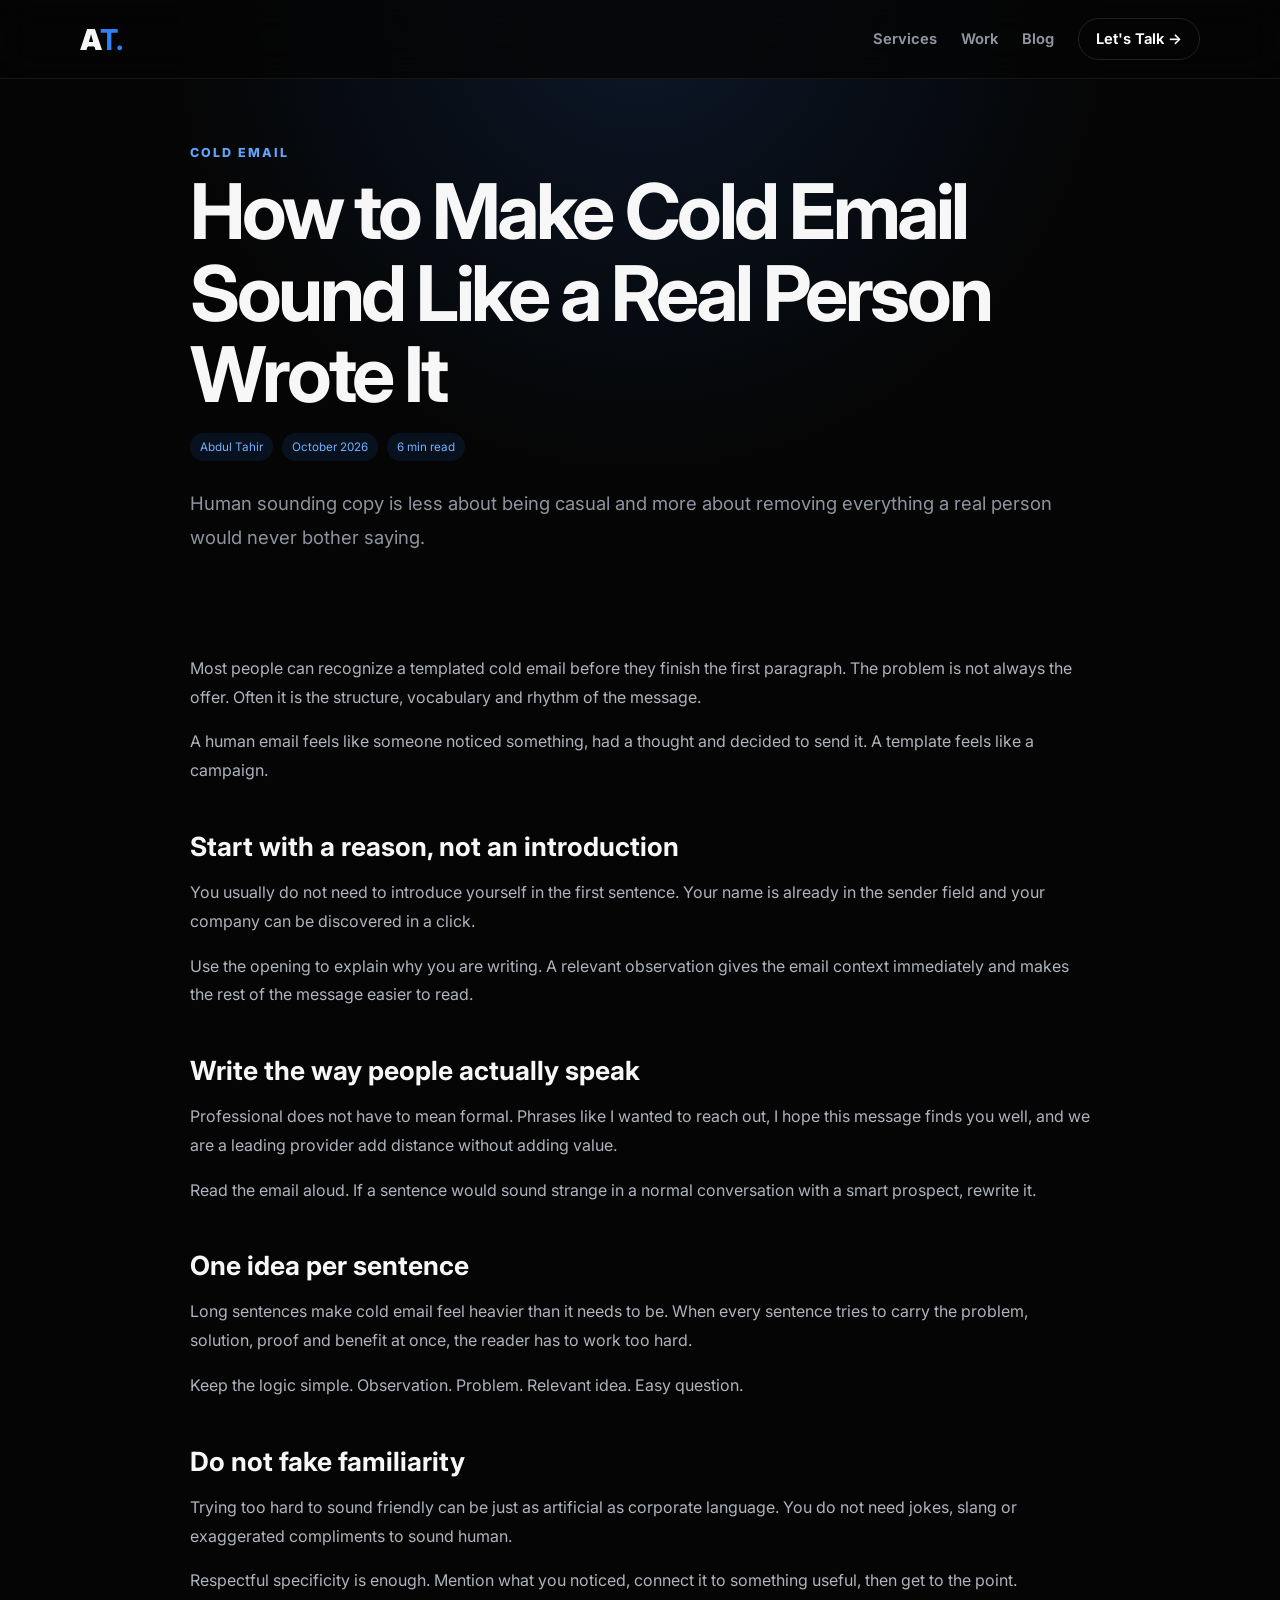
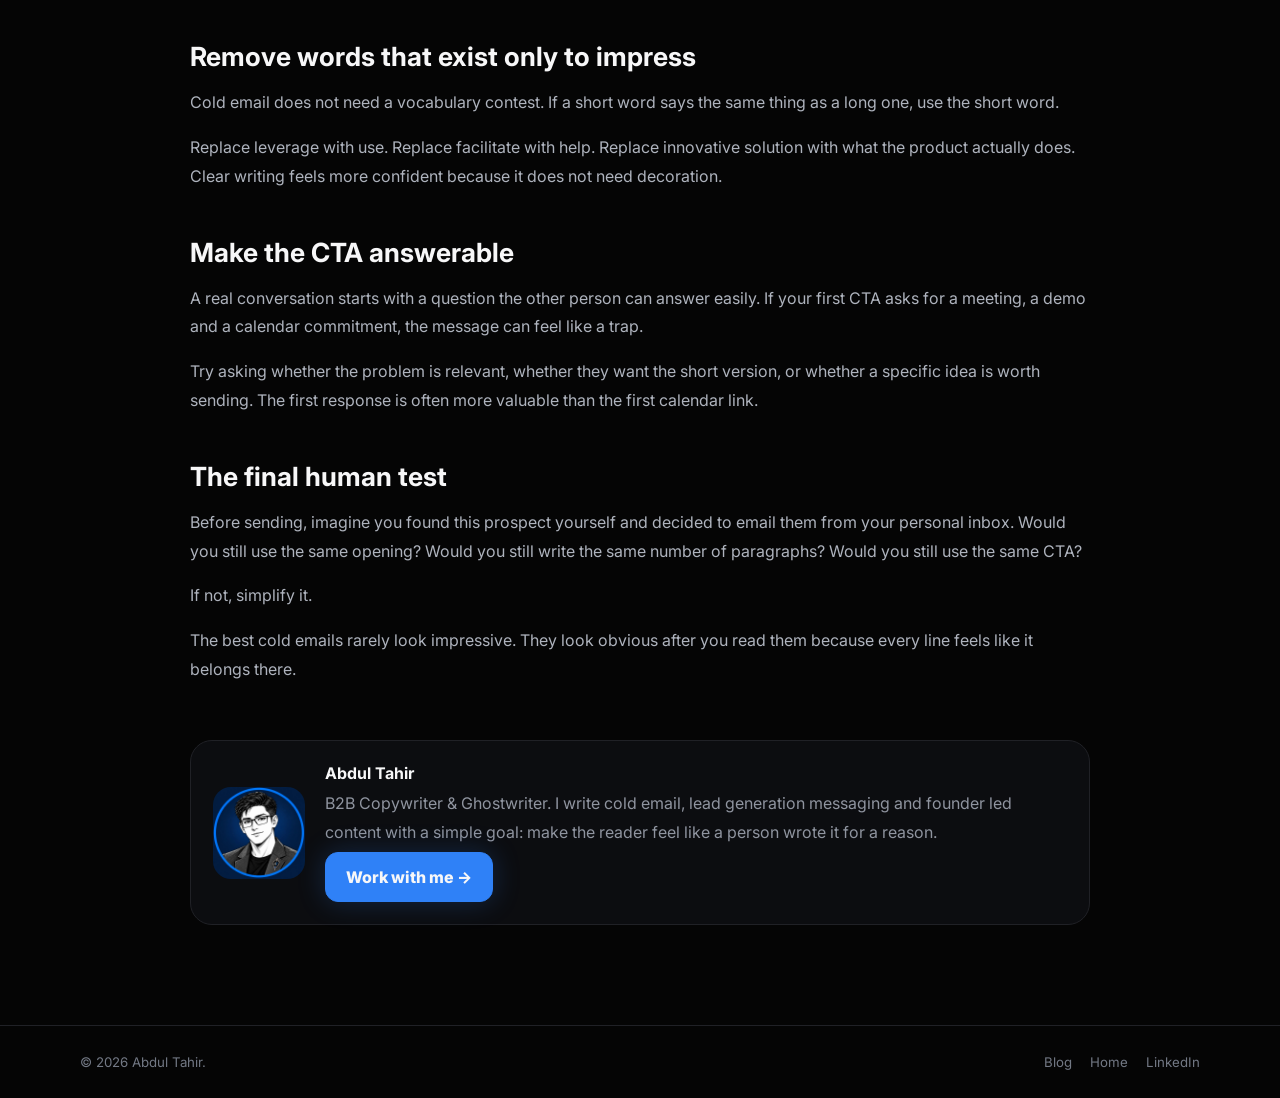
<file: blog/make-cold-email-sound-human/index.html>
<!doctype html><html lang="en"><head><meta charset="utf-8"><meta name="viewport" content="width=device-width,initial-scale=1"><title>How to Make Cold Email Sound Like a Real Person Wrote It | Abdul Tahir</title><meta name="description" content="A practical framework for making B2B cold email sound natural, specific and human instead of templated."><link rel="canonical" href="https://abdultahir.co.uk/blog/make-cold-email-sound-human/"><link rel="preconnect" href="https://fonts.googleapis.com"><link rel="preconnect" href="https://fonts.gstatic.com" crossorigin><link href="https://fonts.googleapis.com/css2?family=Inter:wght@400;500;600;700;800;900&display=swap" rel="stylesheet"><link rel="stylesheet" href="../../assets/css/styles.css"><meta name="author" content="Abdul Tahir"><meta name="robots" content="index,follow,max-image-preview:large,max-snippet:-1,max-video-preview:-1"><meta property="og:type" content="article"><meta property="og:site_name" content="Abdul Tahir"><meta property="og:title" content="How to Make Cold Email Sound Like a Real Person Wrote It"><meta property="og:description" content="A practical framework for making B2B cold email sound natural, specific and human instead of templated."><meta property="og:url" content="https://abdultahir.co.uk/blog/make-cold-email-sound-human/"><meta property="og:image" content="https://abdultahir.co.uk/assets/img/abdul-avatar.webp"><meta property="article:author" content="Abdul Tahir"><meta property="article:published_time" content="2026-10-11"><meta property="article:modified_time" content="2026-10-11"><meta name="twitter:card" content="summary"><script type="application/ld+json">{"@context":"https://schema.org","@graph":[{"@type":"Person","@id":"https://abdultahir.co.uk/#abdul-tahir","name":"Abdul Tahir","url":"https://abdultahir.co.uk/","jobTitle":"B2B Copywriter & Ghostwriter","sameAs":["https://www.linkedin.com/in/abdultahir-copywriter/"],"image":{"@type":"ImageObject","url":"https://abdultahir.co.uk/assets/img/abdul-avatar.webp"},"knowsAbout":["B2B cold email strategy","Lead generation copy","Conversion copy","Founder ghostwriting","Executive ghostwriting"]},{"@type":"BlogPosting","@id":"https://abdultahir.co.uk/blog/make-cold-email-sound-human/#article","headline":"How to Make Cold Email Sound Like a Real Person Wrote It","description":"A practical framework for making B2B cold email sound natural, specific and human instead of templated.","url":"https://abdultahir.co.uk/blog/make-cold-email-sound-human/","mainEntityOfPage":"https://abdultahir.co.uk/blog/make-cold-email-sound-human/","datePublished":"2026-10-11","dateModified":"2026-10-11","author":{"@id":"https://abdultahir.co.uk/#abdul-tahir"},"publisher":{"@id":"https://abdultahir.co.uk/#abdul-tahir"},"image":"https://abdultahir.co.uk/assets/img/abdul-avatar.webp","isPartOf":{"@id":"https://abdultahir.co.uk/blog/#blog"}}]}</script></head><body><header class="header"><div class="wrap nav"><a class="brand" href="../../">A<b>T.</b></a><nav class="navlinks"><a href="../../#services">Services</a><a href="../../#work">Work</a><a href="../">Blog</a><a class="nav-cta" href="../../#contact">Let's Talk →</a></nav></div></header><main><section class="case-hero"><div class="case-wrap"><div class="eyebrow">Cold email</div><h1 class="title" style="font-size:clamp(2.8rem,7vw,4.8rem)">How to Make Cold Email Sound Like a Real Person Wrote It</h1><div class="case-meta"><span class="badge">Abdul Tahir</span><span class="badge">October 2026</span><span class="badge">6 min read</span></div><p class="lead">Human sounding copy is less about being casual and more about removing everything a real person would never bother saying.</p></div></section><article class="case-body"><div class="case-wrap"><p>Most people can recognize a templated cold email before they finish the first paragraph. The problem is not always the offer. Often it is the structure, vocabulary and rhythm of the message.</p><p>A human email feels like someone noticed something, had a thought and decided to send it. A template feels like a campaign.</p><h2>Start with a reason, not an introduction</h2><p>You usually do not need to introduce yourself in the first sentence. Your name is already in the sender field and your company can be discovered in a click.</p><p>Use the opening to explain why you are writing. A relevant observation gives the email context immediately and makes the rest of the message easier to read.</p><h2>Write the way people actually speak</h2><p>Professional does not have to mean formal. Phrases like I wanted to reach out, I hope this message finds you well, and we are a leading provider add distance without adding value.</p><p>Read the email aloud. If a sentence would sound strange in a normal conversation with a smart prospect, rewrite it.</p><h2>One idea per sentence</h2><p>Long sentences make cold email feel heavier than it needs to be. When every sentence tries to carry the problem, solution, proof and benefit at once, the reader has to work too hard.</p><p>Keep the logic simple. Observation. Problem. Relevant idea. Easy question.</p><h2>Do not fake familiarity</h2><p>Trying too hard to sound friendly can be just as artificial as corporate language. You do not need jokes, slang or exaggerated compliments to sound human.</p><p>Respectful specificity is enough. Mention what you noticed, connect it to something useful, then get to the point.</p><h2>Remove words that exist only to impress</h2><p>Cold email does not need a vocabulary contest. If a short word says the same thing as a long one, use the short word.</p><p>Replace leverage with use. Replace facilitate with help. Replace innovative solution with what the product actually does. Clear writing feels more confident because it does not need decoration.</p><h2>Make the CTA answerable</h2><p>A real conversation starts with a question the other person can answer easily. If your first CTA asks for a meeting, a demo and a calendar commitment, the message can feel like a trap.</p><p>Try asking whether the problem is relevant, whether they want the short version, or whether a specific idea is worth sending. The first response is often more valuable than the first calendar link.</p><h2>The final human test</h2><p>Before sending, imagine you found this prospect yourself and decided to email them from your personal inbox. Would you still use the same opening? Would you still write the same number of paragraphs? Would you still use the same CTA?</p><p>If not, simplify it.</p><p>The best cold emails rarely look impressive. They look obvious after you read them because every line feels like it belongs there.</p><div class="author-card"><img src="../../assets/img/abdul-avatar.webp" alt="Abdul Tahir avatar"><div><strong>Abdul Tahir</strong><p>B2B Copywriter & Ghostwriter. I write cold email, lead generation messaging and founder led content with a simple goal: make the reader feel like a person wrote it for a reason.</p><a class="btn btn-primary" href="../../#contact">Work with me →</a></div></div></div></article></main><footer class="footer"><div class="wrap footer-row"><span>© 2026 Abdul Tahir.</span><div class="footer-links"><a href="../">Blog</a><a href="../../">Home</a><a href="https://www.linkedin.com/in/abdultahir-copywriter/">LinkedIn</a></div></div></footer></body></html>
</file>
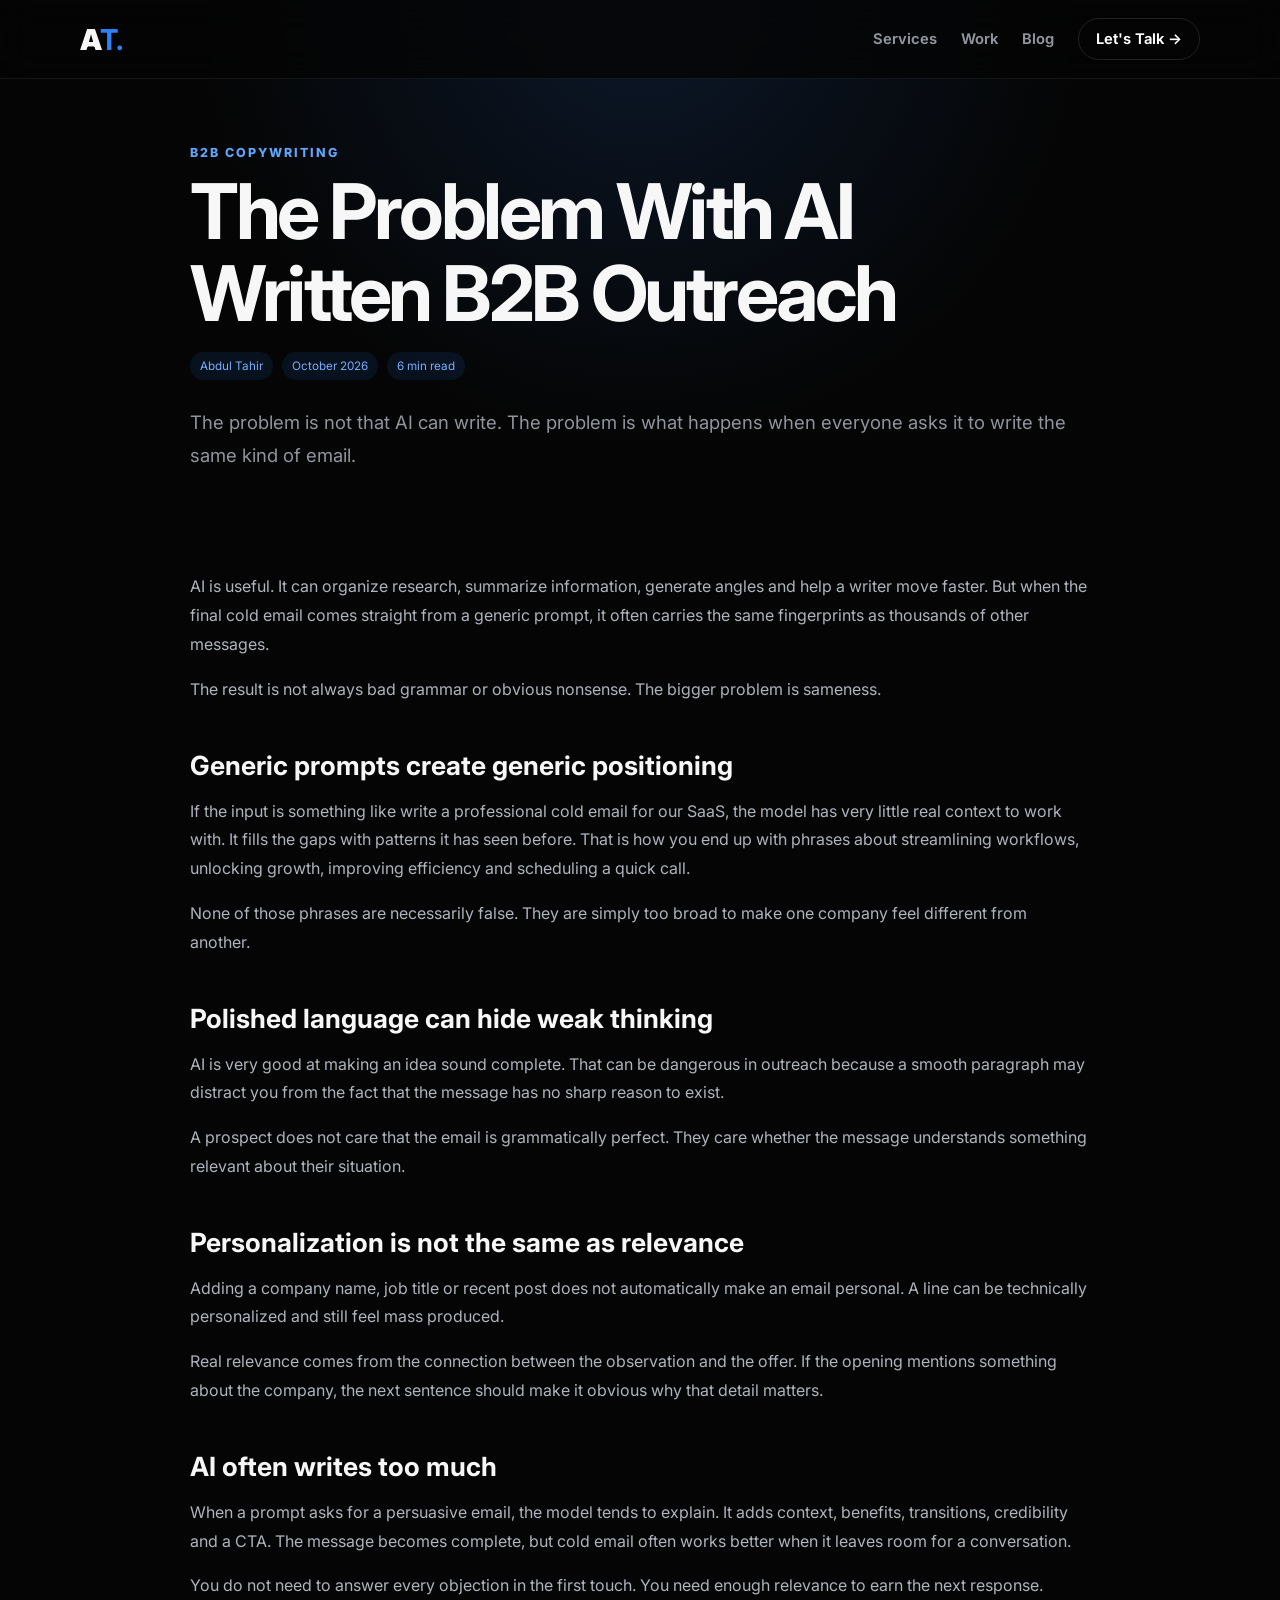
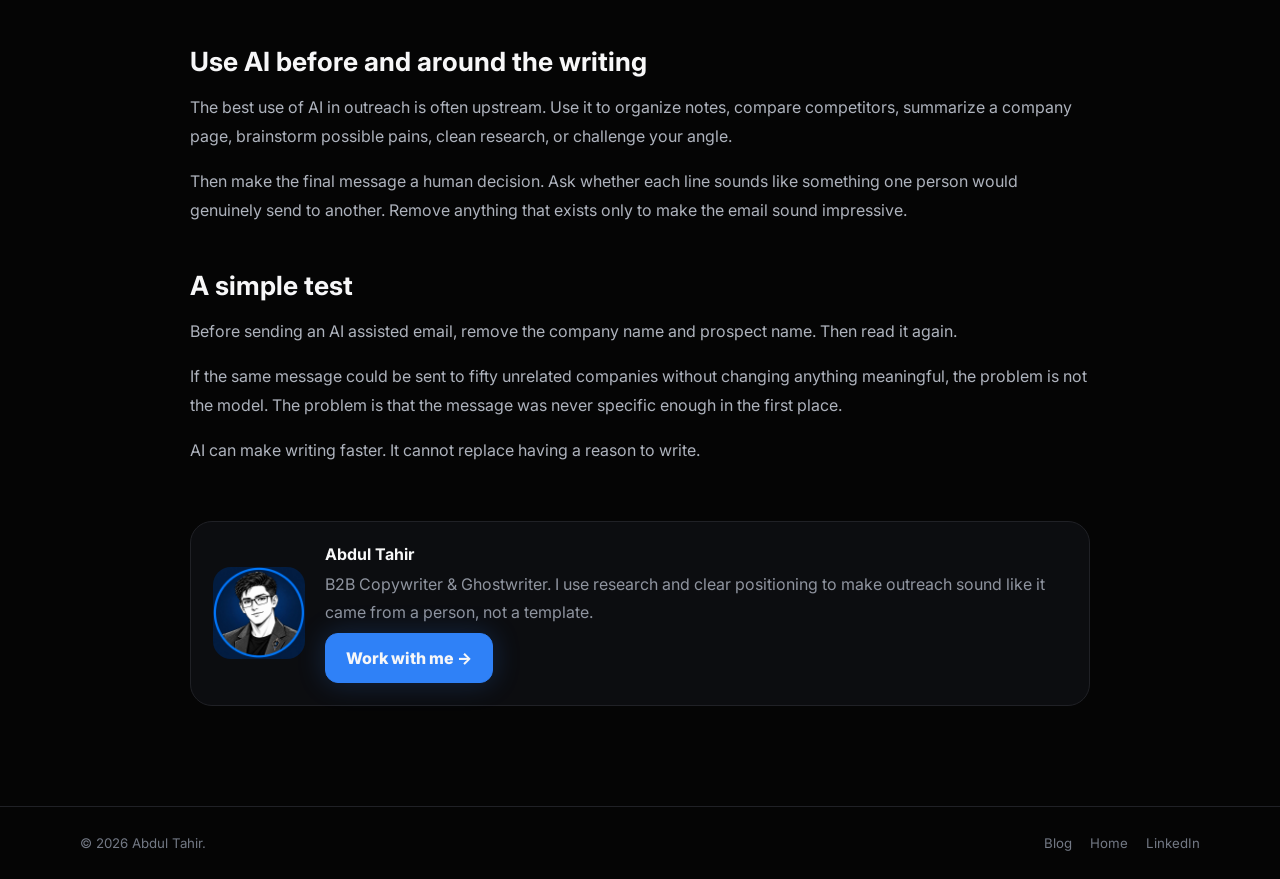
<file: blog/problem-with-ai-written-b2b-outreach/index.html>
<!doctype html><html lang="en"><head><meta charset="utf-8"><meta name="viewport" content="width=device-width,initial-scale=1"><title>The Problem With AI Written B2B Outreach | Abdul Tahir</title><meta name="description" content="Why AI written B2B outreach often sounds generic, and how to use AI without making your cold email feel automated."><link rel="canonical" href="https://abdultahir.co.uk/blog/problem-with-ai-written-b2b-outreach/"><link rel="preconnect" href="https://fonts.googleapis.com"><link rel="preconnect" href="https://fonts.gstatic.com" crossorigin><link href="https://fonts.googleapis.com/css2?family=Inter:wght@400;500;600;700;800;900&display=swap" rel="stylesheet"><link rel="stylesheet" href="../../assets/css/styles.css"><meta name="author" content="Abdul Tahir"><meta name="robots" content="index,follow,max-image-preview:large,max-snippet:-1,max-video-preview:-1"><meta property="og:type" content="article"><meta property="og:site_name" content="Abdul Tahir"><meta property="og:title" content="The Problem With AI Written B2B Outreach"><meta property="og:description" content="Why AI written B2B outreach often sounds generic, and how to use AI without making your cold email feel automated."><meta property="og:url" content="https://abdultahir.co.uk/blog/problem-with-ai-written-b2b-outreach/"><meta property="og:image" content="https://abdultahir.co.uk/assets/img/abdul-avatar.webp"><meta property="article:author" content="Abdul Tahir"><meta property="article:published_time" content="2026-10-11"><meta property="article:modified_time" content="2026-10-11"><meta name="twitter:card" content="summary"><script type="application/ld+json">{"@context":"https://schema.org","@graph":[{"@type":"Person","@id":"https://abdultahir.co.uk/#abdul-tahir","name":"Abdul Tahir","url":"https://abdultahir.co.uk/","jobTitle":"B2B Copywriter & Ghostwriter","sameAs":["https://www.linkedin.com/in/abdultahir-copywriter/"],"image":{"@type":"ImageObject","url":"https://abdultahir.co.uk/assets/img/abdul-avatar.webp"},"knowsAbout":["B2B cold email strategy","Lead generation copy","Conversion copy","Founder ghostwriting","Executive ghostwriting"]},{"@type":"BlogPosting","@id":"https://abdultahir.co.uk/blog/problem-with-ai-written-b2b-outreach/#article","headline":"The Problem With AI Written B2B Outreach","description":"Why AI written B2B outreach often sounds generic, and how to use AI without making your cold email feel automated.","url":"https://abdultahir.co.uk/blog/problem-with-ai-written-b2b-outreach/","mainEntityOfPage":"https://abdultahir.co.uk/blog/problem-with-ai-written-b2b-outreach/","datePublished":"2026-10-11","dateModified":"2026-10-11","author":{"@id":"https://abdultahir.co.uk/#abdul-tahir"},"publisher":{"@id":"https://abdultahir.co.uk/#abdul-tahir"},"image":"https://abdultahir.co.uk/assets/img/abdul-avatar.webp","isPartOf":{"@id":"https://abdultahir.co.uk/blog/#blog"}}]}</script></head><body><header class="header"><div class="wrap nav"><a class="brand" href="../../">A<b>T.</b></a><nav class="navlinks"><a href="../../#services">Services</a><a href="../../#work">Work</a><a href="../">Blog</a><a class="nav-cta" href="../../#contact">Let's Talk →</a></nav></div></header><main><section class="case-hero"><div class="case-wrap"><div class="eyebrow">B2B copywriting</div><h1 class="title" style="font-size:clamp(2.8rem,7vw,4.8rem)">The Problem With AI Written B2B Outreach</h1><div class="case-meta"><span class="badge">Abdul Tahir</span><span class="badge">October 2026</span><span class="badge">6 min read</span></div><p class="lead">The problem is not that AI can write. The problem is what happens when everyone asks it to write the same kind of email.</p></div></section><article class="case-body"><div class="case-wrap"><p>AI is useful. It can organize research, summarize information, generate angles and help a writer move faster. But when the final cold email comes straight from a generic prompt, it often carries the same fingerprints as thousands of other messages.</p><p>The result is not always bad grammar or obvious nonsense. The bigger problem is sameness.</p><h2>Generic prompts create generic positioning</h2><p>If the input is something like write a professional cold email for our SaaS, the model has very little real context to work with. It fills the gaps with patterns it has seen before. That is how you end up with phrases about streamlining workflows, unlocking growth, improving efficiency and scheduling a quick call.</p><p>None of those phrases are necessarily false. They are simply too broad to make one company feel different from another.</p><h2>Polished language can hide weak thinking</h2><p>AI is very good at making an idea sound complete. That can be dangerous in outreach because a smooth paragraph may distract you from the fact that the message has no sharp reason to exist.</p><p>A prospect does not care that the email is grammatically perfect. They care whether the message understands something relevant about their situation.</p><h2>Personalization is not the same as relevance</h2><p>Adding a company name, job title or recent post does not automatically make an email personal. A line can be technically personalized and still feel mass produced.</p><p>Real relevance comes from the connection between the observation and the offer. If the opening mentions something about the company, the next sentence should make it obvious why that detail matters.</p><h2>AI often writes too much</h2><p>When a prompt asks for a persuasive email, the model tends to explain. It adds context, benefits, transitions, credibility and a CTA. The message becomes complete, but cold email often works better when it leaves room for a conversation.</p><p>You do not need to answer every objection in the first touch. You need enough relevance to earn the next response.</p><h2>Use AI before and around the writing</h2><p>The best use of AI in outreach is often upstream. Use it to organize notes, compare competitors, summarize a company page, brainstorm possible pains, clean research, or challenge your angle.</p><p>Then make the final message a human decision. Ask whether each line sounds like something one person would genuinely send to another. Remove anything that exists only to make the email sound impressive.</p><h2>A simple test</h2><p>Before sending an AI assisted email, remove the company name and prospect name. Then read it again.</p><p>If the same message could be sent to fifty unrelated companies without changing anything meaningful, the problem is not the model. The problem is that the message was never specific enough in the first place.</p><p>AI can make writing faster. It cannot replace having a reason to write.</p><div class="author-card"><img src="../../assets/img/abdul-avatar.webp" alt="Abdul Tahir avatar"><div><strong>Abdul Tahir</strong><p>B2B Copywriter & Ghostwriter. I use research and clear positioning to make outreach sound like it came from a person, not a template.</p><a class="btn btn-primary" href="../../#contact">Work with me →</a></div></div></div></article></main><footer class="footer"><div class="wrap footer-row"><span>© 2026 Abdul Tahir.</span><div class="footer-links"><a href="../">Blog</a><a href="../../">Home</a><a href="https://www.linkedin.com/in/abdultahir-copywriter/">LinkedIn</a></div></div></footer></body></html>
</file>
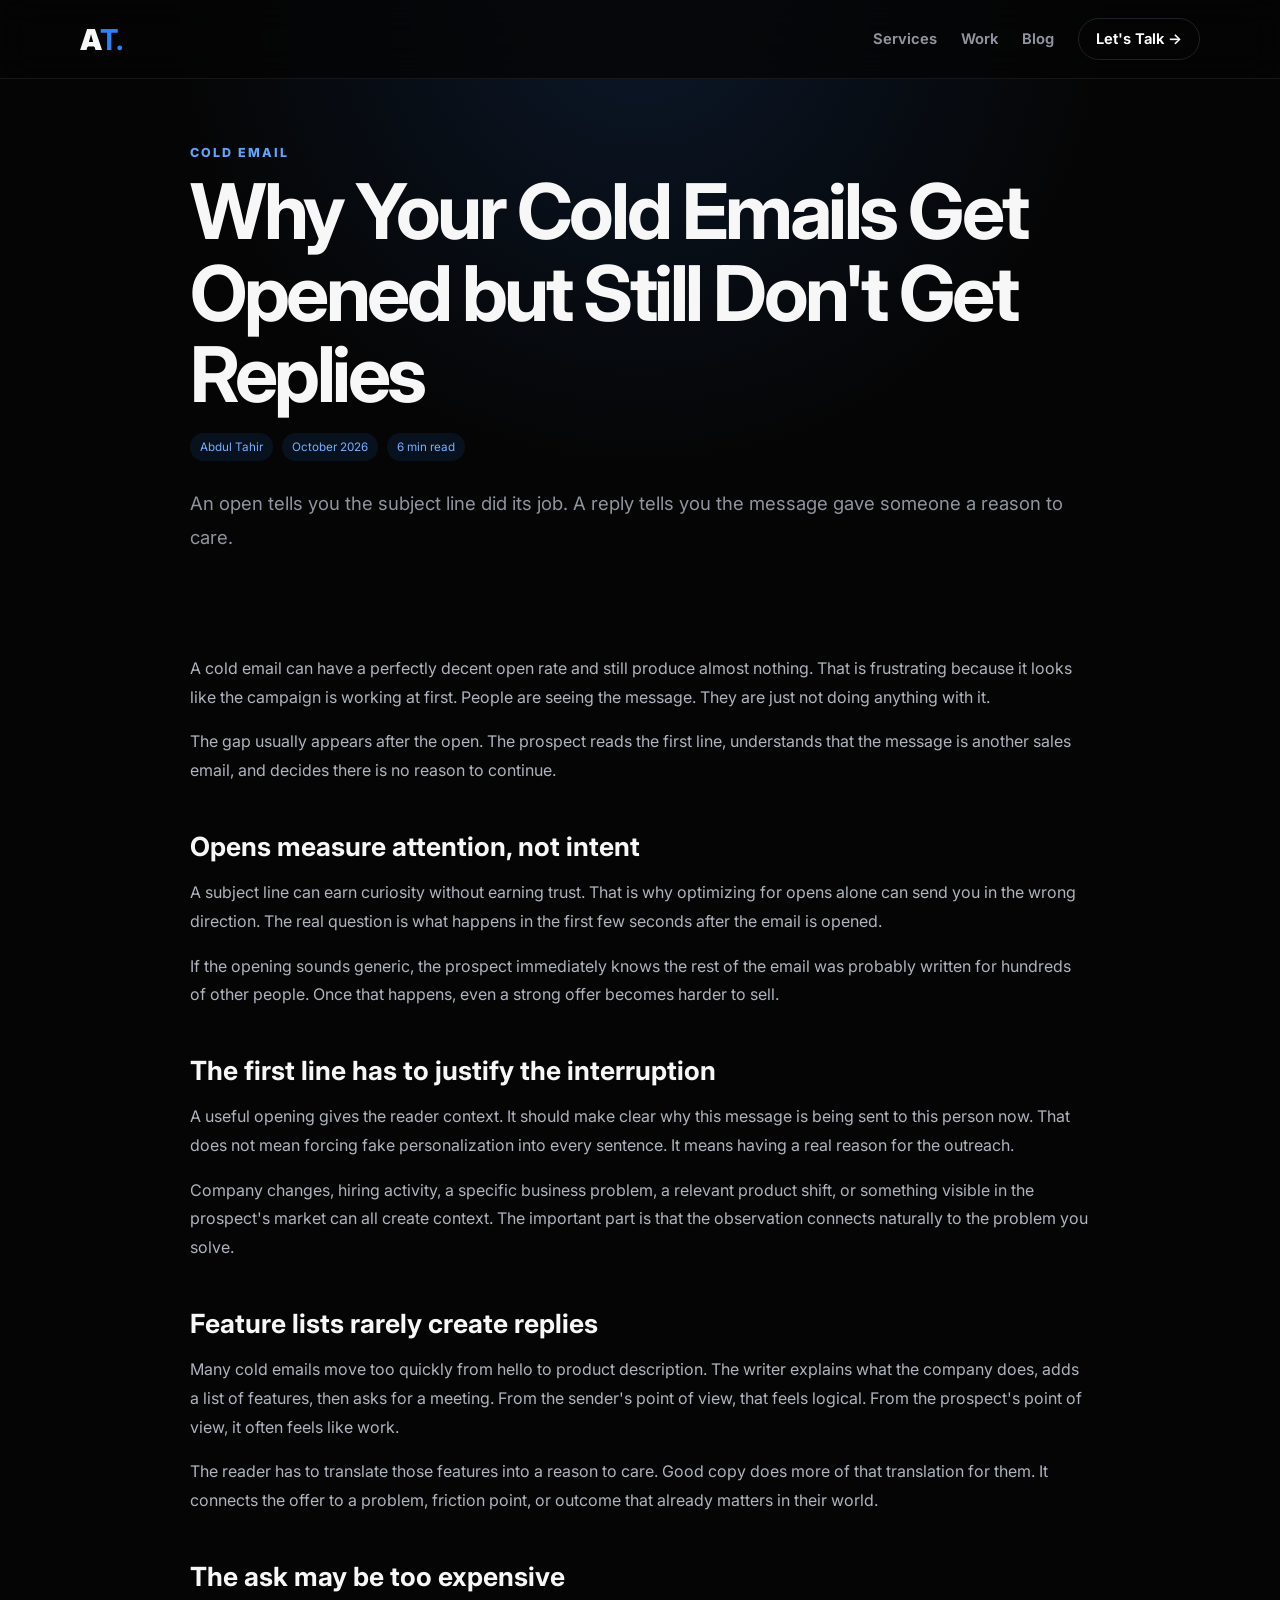
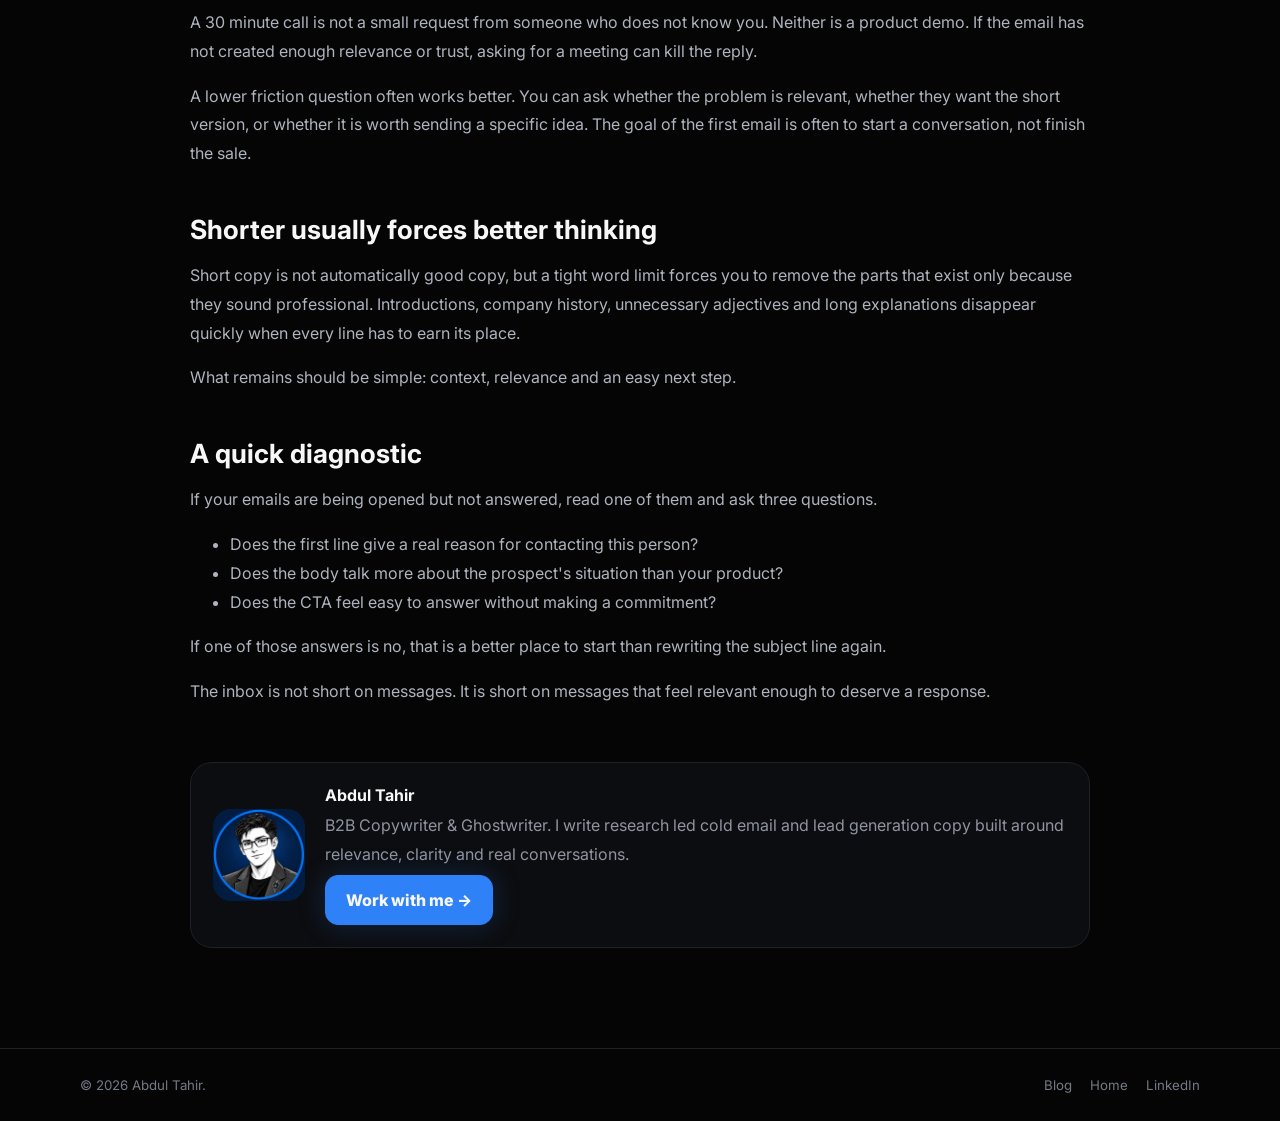
<file: blog/why-cold-emails-get-opened-but-no-replies/index.html>
<!doctype html><html lang="en"><head><meta charset="utf-8"><meta name="viewport" content="width=device-width,initial-scale=1"><title>Cold Emails Opened but No Replies? Here's Why | Abdul Tahir</title><meta name="description" content="Why cold emails can get opened without getting replies, and how to fix the gap between attention and response."><link rel="canonical" href="https://abdultahir.co.uk/blog/why-cold-emails-get-opened-but-no-replies/"><link rel="preconnect" href="https://fonts.googleapis.com"><link rel="preconnect" href="https://fonts.gstatic.com" crossorigin><link href="https://fonts.googleapis.com/css2?family=Inter:wght@400;500;600;700;800;900&display=swap" rel="stylesheet"><link rel="stylesheet" href="../../assets/css/styles.css"><meta name="author" content="Abdul Tahir"><meta name="robots" content="index,follow,max-image-preview:large,max-snippet:-1,max-video-preview:-1"><meta property="og:type" content="article"><meta property="og:site_name" content="Abdul Tahir"><meta property="og:title" content="Why Your Cold Emails Get Opened but Still Don't Get Replies"><meta property="og:description" content="Why cold emails can get opened without getting replies, and how to fix the gap between attention and response."><meta property="og:url" content="https://abdultahir.co.uk/blog/why-cold-emails-get-opened-but-no-replies/"><meta property="og:image" content="https://abdultahir.co.uk/assets/img/abdul-avatar.webp"><meta property="article:author" content="Abdul Tahir"><meta property="article:published_time" content="2026-10-11"><meta property="article:modified_time" content="2026-10-11"><meta name="twitter:card" content="summary"><script type="application/ld+json">{"@context":"https://schema.org","@graph":[{"@type":"Person","@id":"https://abdultahir.co.uk/#abdul-tahir","name":"Abdul Tahir","url":"https://abdultahir.co.uk/","jobTitle":"B2B Copywriter & Ghostwriter","sameAs":["https://www.linkedin.com/in/abdultahir-copywriter/"],"image":{"@type":"ImageObject","url":"https://abdultahir.co.uk/assets/img/abdul-avatar.webp"},"knowsAbout":["B2B cold email strategy","Lead generation copy","Conversion copy","Founder ghostwriting","Executive ghostwriting"]},{"@type":"BlogPosting","@id":"https://abdultahir.co.uk/blog/why-cold-emails-get-opened-but-no-replies/#article","headline":"Why Your Cold Emails Get Opened but Still Don't Get Replies","description":"Why cold emails can get opened without getting replies, and how to fix the gap between attention and response.","url":"https://abdultahir.co.uk/blog/why-cold-emails-get-opened-but-no-replies/","mainEntityOfPage":"https://abdultahir.co.uk/blog/why-cold-emails-get-opened-but-no-replies/","datePublished":"2026-10-11","dateModified":"2026-10-11","author":{"@id":"https://abdultahir.co.uk/#abdul-tahir"},"publisher":{"@id":"https://abdultahir.co.uk/#abdul-tahir"},"image":"https://abdultahir.co.uk/assets/img/abdul-avatar.webp","isPartOf":{"@id":"https://abdultahir.co.uk/blog/#blog"}}]}</script></head><body><header class="header"><div class="wrap nav"><a class="brand" href="../../">A<b>T.</b></a><nav class="navlinks"><a href="../../#services">Services</a><a href="../../#work">Work</a><a href="../">Blog</a><a class="nav-cta" href="../../#contact">Let's Talk →</a></nav></div></header><main><section class="case-hero"><div class="case-wrap"><div class="eyebrow">Cold email</div><h1 class="title" style="font-size:clamp(2.8rem,7vw,4.8rem)">Why Your Cold Emails Get Opened but Still Don't Get Replies</h1><div class="case-meta"><span class="badge">Abdul Tahir</span><span class="badge">October 2026</span><span class="badge">6 min read</span></div><p class="lead">An open tells you the subject line did its job. A reply tells you the message gave someone a reason to care.</p></div></section><article class="case-body"><div class="case-wrap"><p>A cold email can have a perfectly decent open rate and still produce almost nothing. That is frustrating because it looks like the campaign is working at first. People are seeing the message. They are just not doing anything with it.</p><p>The gap usually appears after the open. The prospect reads the first line, understands that the message is another sales email, and decides there is no reason to continue.</p><h2>Opens measure attention, not intent</h2><p>A subject line can earn curiosity without earning trust. That is why optimizing for opens alone can send you in the wrong direction. The real question is what happens in the first few seconds after the email is opened.</p><p>If the opening sounds generic, the prospect immediately knows the rest of the email was probably written for hundreds of other people. Once that happens, even a strong offer becomes harder to sell.</p><h2>The first line has to justify the interruption</h2><p>A useful opening gives the reader context. It should make clear why this message is being sent to this person now. That does not mean forcing fake personalization into every sentence. It means having a real reason for the outreach.</p><p>Company changes, hiring activity, a specific business problem, a relevant product shift, or something visible in the prospect's market can all create context. The important part is that the observation connects naturally to the problem you solve.</p><h2>Feature lists rarely create replies</h2><p>Many cold emails move too quickly from hello to product description. The writer explains what the company does, adds a list of features, then asks for a meeting. From the sender's point of view, that feels logical. From the prospect's point of view, it often feels like work.</p><p>The reader has to translate those features into a reason to care. Good copy does more of that translation for them. It connects the offer to a problem, friction point, or outcome that already matters in their world.</p><h2>The ask may be too expensive</h2><p>A 30 minute call is not a small request from someone who does not know you. Neither is a product demo. If the email has not created enough relevance or trust, asking for a meeting can kill the reply.</p><p>A lower friction question often works better. You can ask whether the problem is relevant, whether they want the short version, or whether it is worth sending a specific idea. The goal of the first email is often to start a conversation, not finish the sale.</p><h2>Shorter usually forces better thinking</h2><p>Short copy is not automatically good copy, but a tight word limit forces you to remove the parts that exist only because they sound professional. Introductions, company history, unnecessary adjectives and long explanations disappear quickly when every line has to earn its place.</p><p>What remains should be simple: context, relevance and an easy next step.</p><h2>A quick diagnostic</h2><p>If your emails are being opened but not answered, read one of them and ask three questions.</p><ul><li>Does the first line give a real reason for contacting this person?</li><li>Does the body talk more about the prospect's situation than your product?</li><li>Does the CTA feel easy to answer without making a commitment?</li></ul><p>If one of those answers is no, that is a better place to start than rewriting the subject line again.</p><p>The inbox is not short on messages. It is short on messages that feel relevant enough to deserve a response.</p><div class="author-card"><img src="../../assets/img/abdul-avatar.webp" alt="Abdul Tahir avatar"><div><strong>Abdul Tahir</strong><p>B2B Copywriter & Ghostwriter. I write research led cold email and lead generation copy built around relevance, clarity and real conversations.</p><a class="btn btn-primary" href="../../#contact">Work with me →</a></div></div></div></article></main><footer class="footer"><div class="wrap footer-row"><span>© 2026 Abdul Tahir.</span><div class="footer-links"><a href="../">Blog</a><a href="../../">Home</a><a href="https://www.linkedin.com/in/abdultahir-copywriter/">LinkedIn</a></div></div></footer></body></html>
</file>
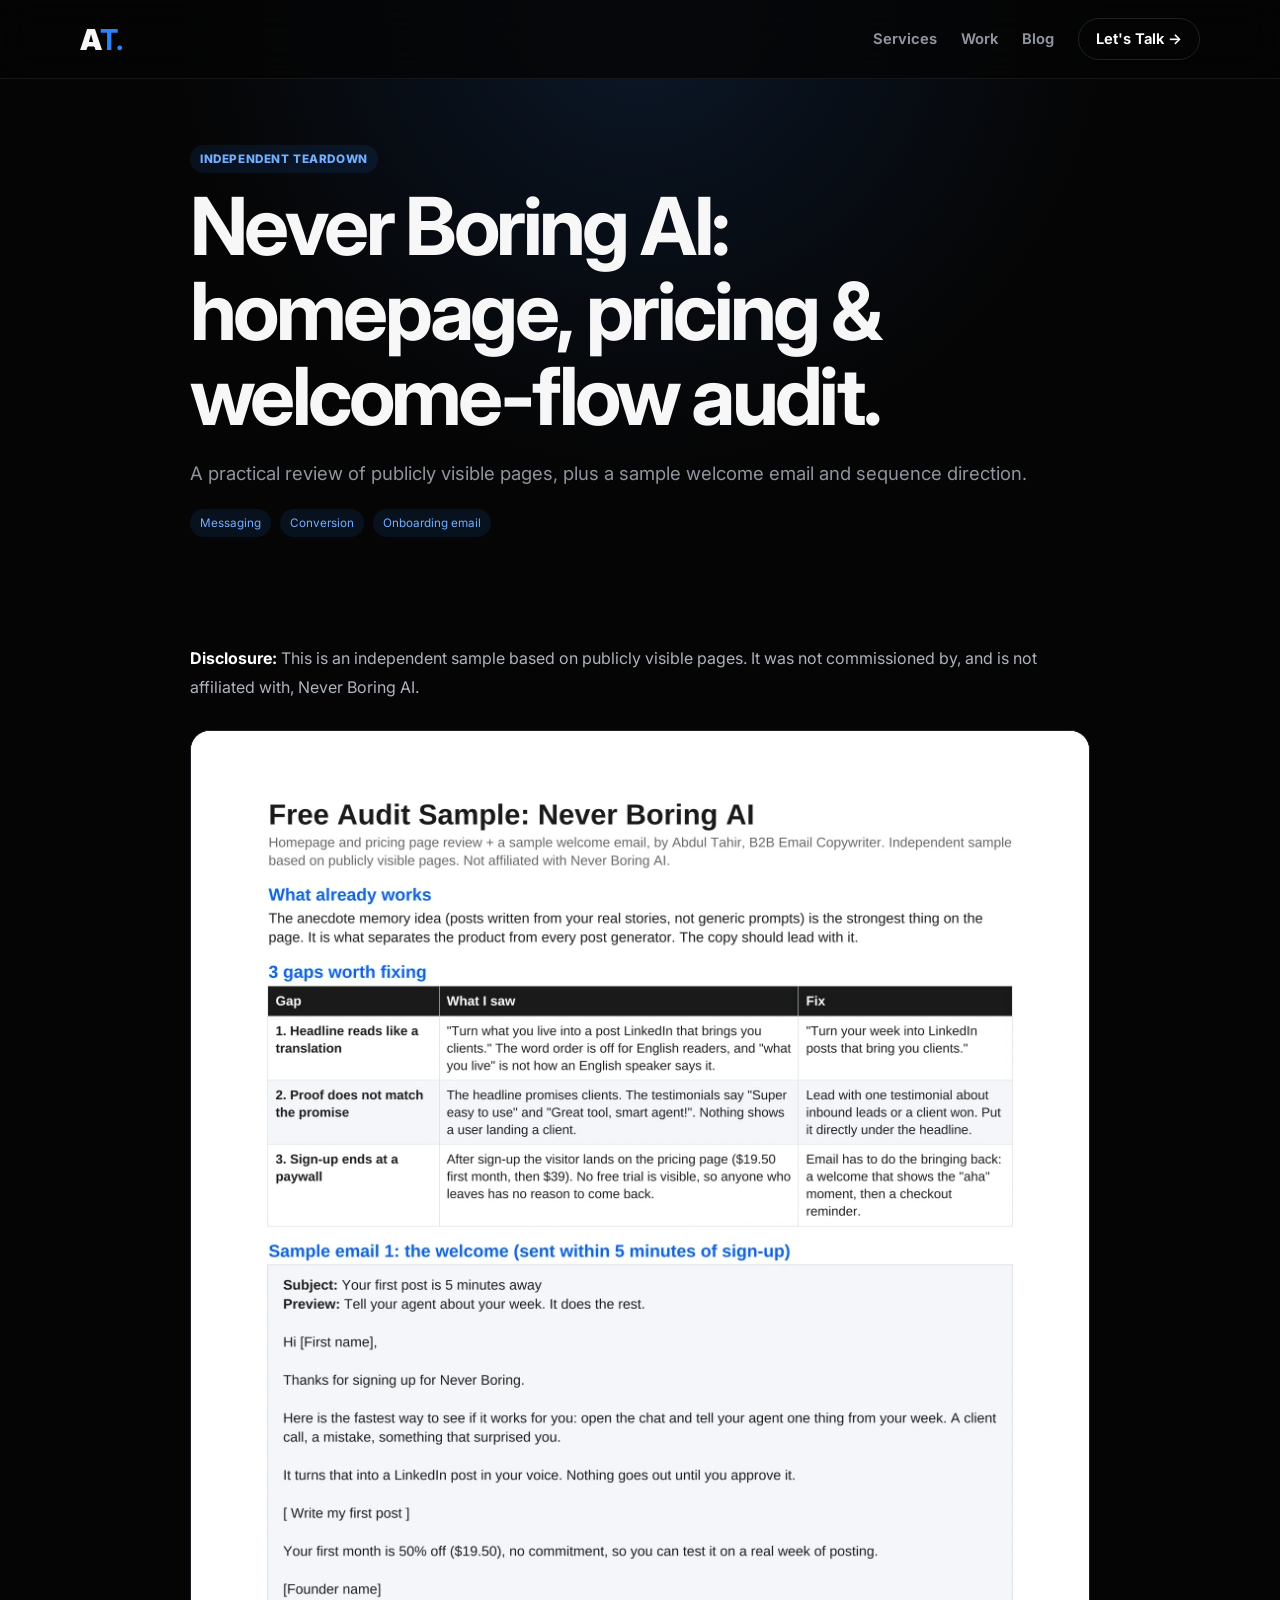
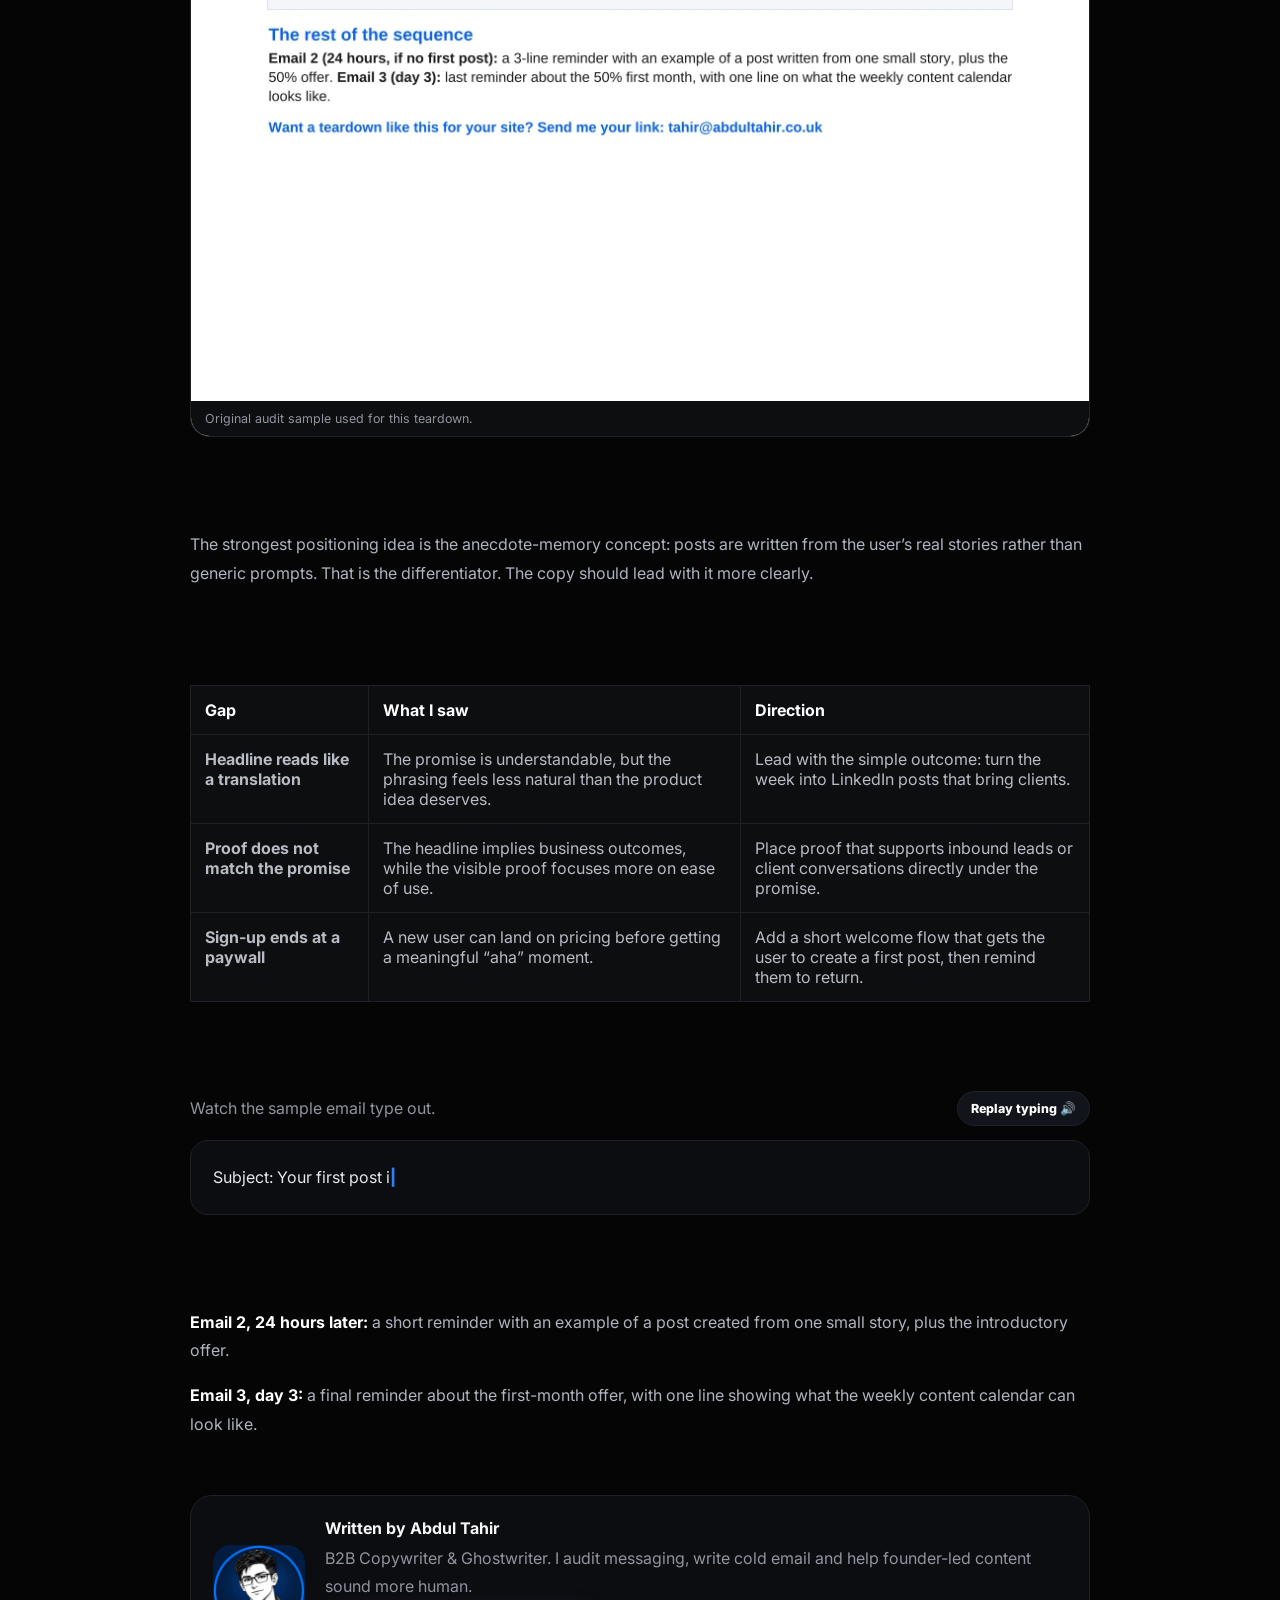
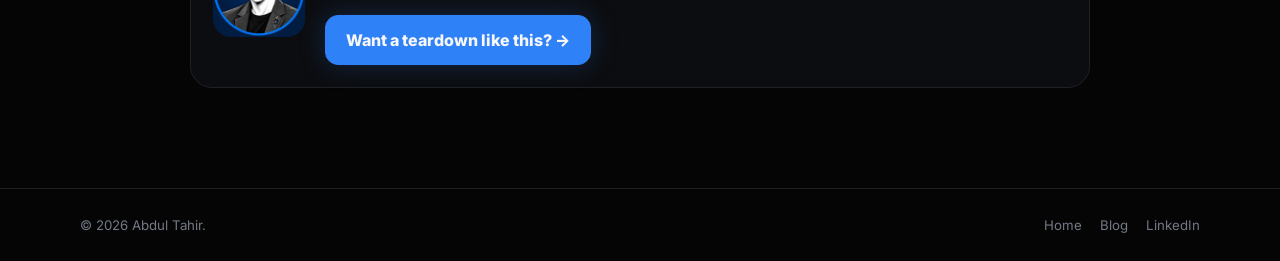
<file: work/never-boring-ai/index.html>
<!doctype html><html lang="en"><head><meta charset="utf-8"><meta name="viewport" content="width=device-width,initial-scale=1"><title>Never Boring AI Teardown | Abdul Tahir</title><meta name="description" content="Independent conversion and welcome-email teardown of Never Boring AI by B2B copywriter Abdul Tahir."><link rel="canonical" href="https://abdultahir.co.uk/work/never-boring-ai/"><link rel="preconnect" href="https://fonts.googleapis.com"><link rel="preconnect" href="https://fonts.gstatic.com" crossorigin><link href="https://fonts.googleapis.com/css2?family=Inter:wght@400;500;600;700;800;900&display=swap" rel="stylesheet"><link rel="stylesheet" href="../../assets/css/styles.css"><meta name="author" content="Abdul Tahir"><meta name="robots" content="index,follow,max-image-preview:large,max-snippet:-1,max-video-preview:-1"><meta property="og:type" content="article"><meta property="og:site_name" content="Abdul Tahir"><meta property="og:title" content="Never Boring AI Teardown | Abdul Tahir"><meta property="og:description" content="Independent conversion and welcome-email teardown of Never Boring AI by B2B copywriter Abdul Tahir."><meta property="og:url" content="https://abdultahir.co.uk/work/never-boring-ai/"><meta property="og:image" content="https://abdultahir.co.uk/assets/img/never-boring-teardown.webp"><meta name="twitter:card" content="summary_large_image"><script type="application/ld+json">{"@context":"https://schema.org","@graph":[{"@type":"Person","@id":"https://abdultahir.co.uk/#abdul-tahir","name":"Abdul Tahir","url":"https://abdultahir.co.uk/","jobTitle":"B2B Copywriter & Ghostwriter","sameAs":["https://www.linkedin.com/in/abdultahir-copywriter/"],"image":{"@type":"ImageObject","url":"https://abdultahir.co.uk/assets/img/abdul-avatar.webp"},"knowsAbout":["B2B cold email strategy","Lead generation copy","Conversion copy","Founder ghostwriting","Executive ghostwriting"]},{"@type":"Article","@id":"https://abdultahir.co.uk/work/never-boring-ai/#article","headline":"Never Boring AI: Homepage, Pricing and Welcome Flow Teardown","description":"Independent conversion and welcome-email teardown of Never Boring AI by B2B copywriter Abdul Tahir.","url":"https://abdultahir.co.uk/work/never-boring-ai/","mainEntityOfPage":"https://abdultahir.co.uk/work/never-boring-ai/","author":{"@id":"https://abdultahir.co.uk/#abdul-tahir"},"publisher":{"@id":"https://abdultahir.co.uk/#abdul-tahir"},"dateModified":"2026-10-11","image":"https://abdultahir.co.uk/assets/img/never-boring-teardown.webp","about":{"@type":"Thing","name":"Never Boring AI"},"isBasedOn":"Publicly available pages reviewed independently by Abdul Tahir"}]}</script></head><body><div id="scroll-progress" aria-hidden="true"></div><header class="header"><div class="wrap nav"><a class="brand" href="../../preview.html">A<b>T.</b></a><nav class="navlinks"><a href="../../preview.html#services">Services</a><a href="../../preview.html#work">Work</a><a href="../../blog/index.html">Blog</a><a class="nav-cta" href="../../preview.html#contact">Let's Talk →</a></nav></div></header><main><section class="case-hero"><div class="case-wrap"><span class="tag">Independent teardown</span><h1 class="title" style="font-size:clamp(2.8rem,7vw,5rem)">Never Boring AI: homepage, pricing & welcome-flow audit.</h1><p class="lead">A practical review of publicly visible pages, plus a sample welcome email and sequence direction.</p><div class="case-meta"><span class="badge">Messaging</span><span class="badge">Conversion</span><span class="badge">Onboarding email</span></div></div></section><article class="case-body"><div class="case-wrap"><p class="muted"><strong style="color:#fff">Disclosure:</strong> This is an independent sample based on publicly visible pages. It was not commissioned by, and is not affiliated with, Never Boring AI.</p><figure class="case-audit-preview"><img src="../../assets/img/never-boring-teardown.webp" alt="Never Boring AI audit sample by Abdul Tahir"><figcaption>Original audit sample used for this teardown.</figcaption></figure><h2>What already works</h2><p>The strongest positioning idea is the anecdote-memory concept: posts are written from the user’s real stories rather than generic prompts. That is the differentiator. The copy should lead with it more clearly.</p><h2>Three gaps worth fixing</h2><table><thead><tr><th>Gap</th><th>What I saw</th><th>Direction</th></tr></thead><tbody><tr><td><strong>Headline reads like a translation</strong></td><td>The promise is understandable, but the phrasing feels less natural than the product idea deserves.</td><td>Lead with the simple outcome: turn the week into LinkedIn posts that bring clients.</td></tr><tr><td><strong>Proof does not match the promise</strong></td><td>The headline implies business outcomes, while the visible proof focuses more on ease of use.</td><td>Place proof that supports inbound leads or client conversations directly under the promise.</td></tr><tr><td><strong>Sign-up ends at a paywall</strong></td><td>A new user can land on pricing before getting a meaningful “aha” moment.</td><td>Add a short welcome flow that gets the user to create a first post, then remind them to return.</td></tr></tbody></table><h2>Sample email 1: the welcome</h2><div class="type-controls"><span class="muted">Watch the sample email type out.</span><button id="replay-teardown-email" class="type-replay" type="button">Replay typing 🔊</button></div><div id="teardown-email" class="email-sample"></div><h2>The rest of the sequence</h2><p><strong style="color:#fff">Email 2, 24 hours later:</strong> a short reminder with an example of a post created from one small story, plus the introductory offer.</p><p><strong style="color:#fff">Email 3, day 3:</strong> a final reminder about the first-month offer, with one line showing what the weekly content calendar can look like.</p><div class="author-card"><img src="../../assets/img/abdul-avatar.webp" alt="Abdul Tahir avatar"><div><strong>Written by Abdul Tahir</strong><p>B2B Copywriter & Ghostwriter. I audit messaging, write cold email and help founder-led content sound more human.</p><a class="btn btn-primary" href="../../preview.html#contact" style="margin-top:8px">Want a teardown like this? →</a></div></div></div></article></main><footer class="footer"><div class="wrap footer-row"><span>© 2026 Abdul Tahir.</span><div class="footer-links"><a href="../../preview.html">Home</a><a href="../../blog/index.html">Blog</a><a href="https://www.linkedin.com/in/abdultahir-copywriter/">LinkedIn</a></div></div></footer><script src="../../assets/js/teardown.js"></script></body></html>
</file>
<file: assets/site-v99.css>
:root{--bg:#05070d;--panel:#0c1220;--panel2:#0e1930;--line:#20314c;--blue:#2f81f7;--pale:#eaf3ff;--muted:#9ba9bf}*{box-sizing:border-box}html{scroll-behavior:smooth;scroll-padding-top:85px}body{margin:0;background:var(--bg);color:var(--pale);font:16px/1.55 'DM Sans',sans-serif;overflow-x:hidden}button,input,textarea{font:inherit}button,a{touch-action:manipulation}button{cursor:pointer}a{color:inherit;text-decoration:none}img{max-width:100%}h1,h2,h3,p{margin-top:0}h1,h2,h3,.logo{font-family:'Space Grotesk',sans-serif;line-height:1.05}h1{font-size:clamp(3.3rem,6vw,7.3rem);letter-spacing:-.07em;font-weight:700}h2{font-size:clamp(2.65rem,5.5vw,5.5rem);letter-spacing:-.06em;font-weight:600}h3{letter-spacing:-.03em}em{color:var(--blue);font-style:normal}small,.section-number{letter-spacing:.13em;font-size:.73rem;font-weight:700}.muted{color:var(--muted)}.section-number{color:#72b0ff}section:not(.atlas-panel){scroll-margin-top:80px}#scroll-progress{position:fixed;top:0;left:0;height:3px;width:0;background:var(--blue);z-index:120;box-shadow:0 0 14px #2f81f7}#preload{position:fixed;inset:0;z-index:110;background:#03070e;display:grid;place-items:center;transition:opacity .6s,visibility .6s}#preload.done{opacity:0;visibility:hidden;pointer-events:none}.pre-monogram{font:800 6rem 'Space Grotesk';letter-spacing:-.12em}.pre-monogram span,.logo span{color:var(--blue)}#pre-count{position:absolute;bottom:3rem;right:6vw;font-size:4rem;font-weight:800;color:#3c8bff}#preload small{position:absolute;bottom:3.8rem;left:6vw;color:#7699c8}.topnav{position:fixed;top:0;left:0;right:0;z-index:80;height:78px;display:flex;justify-content:space-between;align-items:center;padding:0 5%;background:rgba(5,7,13,.83);border-bottom:1px solid #1d293a;backdrop-filter:blur(20px)}.logo{font-size:2rem;font-weight:800;letter-spacing:-.1em}.topnav nav{display:flex;align-items:center;gap:2rem}.topnav nav>a:not(.nav-cta){font-size:.83rem;color:#becde5;transition:color .2s}.topnav nav>a:hover{color:#fff}.nav-cta{border:1px solid #406eaa;border-radius:4px;padding:.7rem 1.2rem;font-size:.76rem;font-weight:800}#menu-toggle{display:none;border:0;color:#fff;background:none;font-size:1.7rem}.panel-grid{background:radial-gradient(ellipse at 65% 36%,#163b744a,transparent 53%),repeating-linear-gradient(0deg,transparent 0px,transparent 62px,#1b355d18 63px),repeating-linear-gradient(90deg,transparent 0px,transparent 62px,#1b355d18 63px)}.hero{min-height:90vh;padding:145px 5% 75px;display:grid;grid-template-columns:1.05fr .95fr;gap:2%;align-items:center;position:relative;overflow:hidden}.hero-copy{position:relative;z-index:3;max-width:790px}.eyebrow{display:inline-flex;align-items:center;gap:10px;padding:9px 17px;border:1px solid #21406a;border-radius:99px;color:#aad0ff;font-size:.67rem;letter-spacing:.1em;background:#0c1b3199}.availability{width:8px;height:8px;border-radius:50%;background:#49e0b0;box-shadow:0 0 0 5px #49e0b024}.micro-title{font-size:.8rem;color:#a3b3c9;letter-spacing:.15em;margin:2.1rem 0 .8rem}.hero h1{margin-bottom:1.25rem}.hero-kicker{font-weight:700;font-size:clamp(1.4rem,2.9vw,2.4rem);font-family:'Space Grotesk';letter-spacing:-.04em}.hero-kicker span{color:#5da0ff}.caret{color:#a4cfff;animation:blink .8s step-end infinite}@keyframes blink{50%{opacity:0}}.lead{max-width:550px;font-size:1rem}.hero-actions,.row-buttons{display:flex;flex-wrap:wrap;align-items:center;gap:12px;margin-top:2rem}.btn{border-radius:7px;min-height:49px;border:1px solid #375277;padding:13px 19px;display:inline-flex;align-items:center;justify-content:center;font-size:.86rem;font-weight:800;transition:transform .25s,background .25s,box-shadow .25s}.btn:hover{transform:translateY(-3px)}.btn-primary{background:var(--blue);border-color:var(--blue);color:white;box-shadow:0 0 26px #2f81f73d}.btn-primary:hover{box-shadow:0 0 30px #2f81f77d}.btn-ghost{background:#101a2c;color:#e5f0ff}.simple-link{font-size:.8rem;font-weight:800}.hero-footnote{margin-top:3rem;font-size:.65rem;font-weight:800;color:#8198ba;letter-spacing:.13em}.hero-footnote span{margin:0 6px;color:var(--blue)}.scene{position:relative;z-index:2;min-height:560px;display:grid;place-items:center;perspective:800px}.scene-aura{position:absolute;width:88%;aspect-ratio:1;border-radius:50%;background:radial-gradient(circle,#2f81f761,transparent 66%);filter:blur(20px);animation:aura 11s ease-in-out infinite alternate}@keyframes aura{to{transform:scale(1.1);opacity:.7}}.video-frame{width:min(90%,460px);aspect-ratio:1;position:relative;overflow:hidden;border-radius:28px;border:1px solid #4274b3;box-shadow:0 20px 85px #001b527c,0 0 50px #2f81f726;transform:rotateY(-4deg);transition:transform .45s}.video-frame:hover{transform:rotateY(0deg) translateY(-4px)}.video-frame video{width:100%;height:100%;object-fit:cover;position:absolute;inset:0}#talk-video{opacity:0;pointer-events:none;transition:opacity .4s}.is-talking #talk-video{opacity:1}.video-shade{position:absolute;inset:0;background:linear-gradient(transparent 70%,#040d1ada);pointer-events:none}.video-caption{position:absolute;bottom:15px;left:15px;font-size:.65rem;font-weight:800;letter-spacing:.14em}.pulse{width:7px;height:7px;display:inline-block;border-radius:50%;background:#3af9bd;margin-right:5px}.scene-glass{position:absolute;z-index:4;pointer-events:none;padding:15px 19px;background:#0b1930dc;border:1px solid #38649c;border-radius:12px;box-shadow:0 14px 50px #000b24}.scene-glass small{display:block;color:#9ec4ff}.scene-glass strong{font-size:1rem;line-height:1.15;display:block;margin:9px 0}.tiny-blue{color:#57a2ff;font-size:.72rem}.scene-glass.left{top:12%;left:0;animation:drift1 12s ease-in-out infinite alternate}.scene-glass.right{bottom:17%;right:-1%;animation:drift2 14s ease-in-out infinite alternate}@keyframes drift1{to{transform:translate(0,-8px)}}@keyframes drift2{to{transform:translate(0,9px)}}.video-controls{position:absolute;bottom:1%;display:flex;gap:6px;flex-wrap:wrap;justify-content:center}.video-controls button{background:#111f34;border:1px solid #385883;color:white;border-radius:999px;padding:9px 14px;font-size:.73rem;font-weight:700}.marquee-area{border-block:1px solid #20334f;background:#090f1a;padding:28px 0 17px;overflow:hidden}.section-intro{display:flex;justify-content:space-between;align-items:center;gap:10px;padding:0 5% 10px}.section-intro small{color:#96b9e7}.quiet,.smallbtn{border:1px solid #37516c;background:#0c1829;color:#c9ddfa;padding:8px 13px;border-radius:6px;font-size:.75rem}.marquee-window{overflow:hidden;width:100%;padding:14px 0;mask-image:linear-gradient(90deg,transparent,black 6%,black 94%,transparent)}.marquee-window.second{border-top:1px solid #213b5e70}.marquee-content{display:flex;width:max-content;align-items:center;gap:0;will-change:transform}.marquee-set{display:flex;align-items:center;gap:65px;flex-shrink:0;padding-right:65px}.brand-item{display:flex;align-items:center;gap:12px;flex-shrink:0;min-width:195px}.brand-item img{height:62px;max-width:245px;width:auto;object-fit:contain;display:block}.brand-item small{display:block;font-size:.53rem;color:#7e9fcb;white-space:nowrap;letter-spacing:.11em}.method-item{font-family:'Space Grotesk';font-size:1.35rem;font-weight:700;letter-spacing:-.04em;color:#b8cce7;white-space:nowrap}.method-item b{font-size:.9rem;color:#3f88ec;padding-right:12px}.disclosure{color:#7e8fa9;font-size:.7rem;margin:10px 5%}.statement,.services,.email-lab,.projects,.process,.bonus,.testimonials,.about,.faq,.contact{padding:125px 6%}.statement{padding-top:145px;padding-bottom:145px}.statement h2{max-width:1120px}.statement-footer{display:flex;justify-content:space-between;align-items:center;gap:20px;margin-top:60px}.statement-footer p{max-width:390px;color:#aec0da}.rotating-star{font-size:5rem;color:#367dc9;animation:rotate 30s linear infinite}@keyframes rotate{to{transform:rotate(360deg)}}.section-top{margin-bottom:46px}.section-top h2{margin:15px 0 20px}.section-top>p{max-width:580px}.services,.projects,.testimonials,.faq{background:#0a0e18}.services-layout{display:grid;grid-template-columns:1fr 1fr;gap:30px}.service-list{display:flex;flex-direction:column}.service{display:flex;align-items:center;gap:17px;text-align:left;width:100%;border:0;border-bottom:1px solid #2a3951;background:transparent;color:white;padding:35px 10px;transition:background .25s,padding .25s}.service span{color:#588ccc;font-size:.76rem}.service strong{font-size:clamp(1.3rem,2.2vw,2rem);font-family:'Space Grotesk';flex:1}.service b{font-size:1.5rem;color:#6da9ff}.service:hover,.service.active{background:#14243b;padding-left:24px}.service-display{border:1px solid #2d4d79;padding:18px;border-radius:15px;background:linear-gradient(160deg,#182e51,#091425);min-height:400px;overflow:hidden}.display-top{display:flex;justify-content:space-between;font-size:.65rem;font-weight:800;color:#a4c8f6;letter-spacing:.13em}.light-dots{color:#3b80db;letter-spacing:4px}.service-art{border:1px solid #2a4979;border-radius:11px;min-height:315px;margin-top:15px;padding:35px;background:radial-gradient(circle at right,#275c9a6e,transparent 55%),#0a1425;display:flex;flex-direction:column;align-items:flex-start;justify-content:center;animation:artEnter .4s ease}.service-art small{color:#73a7ed}.service-art h3{font-size:clamp(2rem,3.3vw,3.8rem);margin:16px 0}.service-art p{max-width:360px;color:#c5d9f2}.art-chip{padding:8px 13px;border:1px solid #3766a0;border-radius:999px;font-size:.68rem;color:#93c5ff}@keyframes artEnter{from{opacity:.2;transform:translateY(12px)}to{opacity:1;transform:translateY(0)}}.lab-shell{max-width:1000px;border:1px solid #30435f;border-radius:15px;overflow:hidden;background:#0e1420}.lab-toolbar{display:flex;align-items:center;justify-content:space-between;background:#141e2d;padding:14px 19px;gap:10px;flex-wrap:wrap}.dots i{display:inline-block;width:9px;height:9px;border-radius:50%;background:#f26e70;margin:2px}.dots i:nth-child(2){background:#dfbd64}.dots i:nth-child(3){background:#57ca88}.toggle{display:flex;background:#090f1a;padding:3px;border-radius:7px;gap:2px}.toggle button{padding:10px 15px;color:#91a6c6;border:0;background:transparent;border-radius:6px;font-size:.78rem;font-weight:700}.toggle button.active{background:#2f81f7;color:white}.message-header{display:flex;flex-direction:column;gap:5px;padding:20px 25px;border-bottom:1px solid #30435f;color:#a6bcd6;font-size:.84rem}.message-body{padding:28px 30px;min-height:240px;white-space:pre-wrap;line-height:1.85;font-size:.94rem;color:#dae6f8}.message-body.has-issue{color:#aebbd0}.message-body .issue{color:#ffaaa7;background:#ad38331c}.lab-footer{display:flex;align-items:center;flex-wrap:wrap;gap:12px;padding:18px;border-top:1px solid #30435f}.lab-footer .muted{font-size:.74rem}.filterbar{display:flex;flex-wrap:wrap;gap:8px;margin-bottom:25px}.filter{border:1px solid #304766;color:#b3c3df;background:#0d1728;padding:10px 17px;border-radius:999px;font-size:.78rem}.filter.active{background:#296de0;color:white;border-color:#296de0}.project-grid{display:grid;grid-template-columns:repeat(2,minmax(0,1fr));gap:20px}.project-card{position:relative;overflow:hidden;border:1px solid #294263;border-radius:15px;background:linear-gradient(145deg,#132540,#0a1424);padding:28px;min-height:350px;display:flex;flex-direction:column;justify-content:space-between;cursor:pointer;transition:transform .25s,border .25s}.project-card:hover{transform:translateY(-6px);border-color:#3c91fb}.project-card::after{content:'';position:absolute;inset:0;background:radial-gradient(400px circle at var(--mx,50%) var(--my,50%),#2f81f725,transparent);pointer-events:none}.project-logo{height:75px;max-width:280px;object-fit:contain;object-position:left center}.project-card small{display:block;color:#83aee9;margin-bottom:10px}.project-card h3{font-size:clamp(1.35rem,2vw,2rem);max-width:390px;margin:10px 0}.project-card p{color:#acc2e1;font-size:.85rem;max-width:460px}.project-flip{border-top:1px solid #334766;padding-top:17px;margin-top:24px;display:flex;justify-content:space-between;gap:10px;font-size:.8rem;color:#a9cffc}.project-hidden{display:none!important}.teardown{padding:120px 6%;display:grid;grid-template-columns:1fr 1fr;gap:6%;align-items:center;background:radial-gradient(circle at 70% 30%,#264f6c50,transparent 45%),#070d18}.teardown-logo img{width:320px;height:90px;object-fit:contain;object-position:left center;margin-top:25px}.teardown-text h2{margin:15px 0 30px}.teardown-text>p{max-width:490px;color:#acbeda}.teardown-art{perspective:1000px}.audit-paper{transform:rotateY(-7deg) rotateX(4deg);min-height:410px;border-radius:15px;border:1px solid #486997;box-shadow:25px 25px 65px #0009;background:#14233a;padding:36px}.audit-paper span{font-size:.68rem;color:#84b3f5;letter-spacing:.12em}.audit-paper h3{font-size:2.2rem;margin:40px 0}.audit-paper p{border-bottom:1px solid #355178;padding:12px 0}.audit-paper .audit-bottom{display:block;margin-top:45px}.process-grid{display:grid;grid-template-columns:repeat(3,1fr);gap:20px}.process-grid>div{padding:30px;border-top:1px solid #3268a5;background:linear-gradient(#152540,#0a101b);min-height:230px}.process-grid span{font-size:3.3rem;color:#367fcf;font-family:'Space Grotesk';font-weight:700}.process-grid h3{font-size:1.6rem}.process-grid p{color:#aabed7}.bonus-layout,.contact-grid{display:grid;grid-template-columns:1fr 1fr;gap:25px}.input-panel,.check-panel{border:1px solid #2c4261;border-radius:12px;padding:26px;background:#0c1525}.input-panel label{display:block;margin-bottom:14px;font-size:.85rem}.input-panel textarea,.contact-grid textarea,.contact-grid input{width:100%;background:#070e19;border:1px solid #314562;border-radius:7px;padding:14px;color:white;resize:vertical}.check-panel label{display:block;border-bottom:1px solid #213956;padding:15px 0}.check-panel input{accent-color:var(--blue);transform:scale(1.2);margin-right:9px}.check-panel .btn{margin-top:22px}.result{color:#9fc8ff;font-size:.84rem;margin-top:18px}.quote-stage{border:1px solid #35547b;border-radius:15px;padding:38px 50px;background:#0e1b2d;max-width:1040px;min-height:365px;overflow:hidden}.quote-mark{font-size:5rem;line-height:.7;color:#4e9eff}.quote-stage>p{font-size:clamp(1.1rem,2.1vw,1.65rem);line-height:1.55;min-height:160px;margin:20px 0}.quote-foot{border-top:1px solid #325070;padding-top:20px;display:flex;justify-content:space-between;align-items:center;gap:15px}.quote-actions{display:flex;align-items:center;gap:12px}.quote-actions button{background:#162c48;border:1px solid #4978af;color:white;border-radius:6px;padding:7px 14px}.about{display:grid;grid-template-columns:.7fr 1fr;gap:7%;align-items:center}.about-art{border:1px solid #3467a6;border-radius:25px;background:radial-gradient(circle,#1c4b90,#08121f 70%);padding:30px;max-width:420px}.about-art img{width:100%;border-radius:20px}.about-copy p{max-width:530px;color:#b4c7df}.faq details{border-bottom:1px solid #2d4667;padding:25px 0}.faq summary{list-style:none;cursor:pointer;display:flex;justify-content:space-between;font-size:1.2rem;font-family:'Space Grotesk'}.faq summary::-webkit-details-marker{display:none}.faq summary span{color:#5da0ff}.faq details p{max-width:740px;color:#a6b9d4;margin-top:15px}.contact{background:linear-gradient(140deg,#112c54,#040811 70%)}.contact>h2{margin:22px 0 40px}.contact-grid>div>a{display:block;margin:18px 0;font-weight:700;color:#a4cfff}.contact-grid>div>p{max-width:380px}.contact form{display:flex;flex-direction:column;gap:12px}.contact label{font-size:.8rem;color:#a9b9d1}.contact input,.contact textarea{display:block;margin-top:5px}footer{display:flex;align-items:center;gap:30px;justify-content:space-between;padding:28px 6%;border-top:1px solid #203754;color:#9fb4d0;font-size:.75rem}.drawer,.project-dialog{position:fixed;inset:0;z-index:91;visibility:hidden;pointer-events:none}.drawer.open,.project-dialog.open{visibility:visible;pointer-events:auto}.drawer-dim{position:absolute;inset:0;background:#000c;opacity:0;transition:opacity .35s}.open .drawer-dim{opacity:1}.drawer-content,.project-dialog-inner{position:absolute;right:0;top:0;bottom:0;width:min(96vw,800px);background:#091323;border-left:1px solid #345e93;padding:40px;overflow:auto;transform:translateX(105%);transition:transform .38s cubic-bezier(.2,.7,.2,1)}.open .drawer-content,.open .project-dialog-inner{transform:translateX(0)}.drawer-close{position:sticky;top:0;float:right;border:1px solid #3f6090;border-radius:6px;background:#12253d;color:#fff;padding:7px 13px;z-index:2}.drawer-logo{height:70px;width:300px;object-fit:contain;object-position:left center;margin:35px 0}.drawer-content h2,.project-dialog-inner h2{font-size:clamp(2rem,4vw,3.5rem);margin:25px 0}.audit-list article{padding:20px 0;border-bottom:1px solid #284466}.audit-list p,.drawer-content>p,.project-dialog-inner p{color:#a8bfdc}.audit-mail{border:1px solid #2c4a70;border-radius:10px;margin:25px 0;padding:20px;background:#0d1b30}.audit-mail>small{display:block;color:#84b7f6;margin-bottom:15px}.audit-mail pre{white-space:pre-wrap;word-break:break-word;color:#e0edff;font:14px/1.9 'DM Sans',sans-serif;min-height:120px}.project-dialog-inner>img{width:300px;height:95px;object-fit:contain;object-position:left center;margin-top:15px}.atlas{position:fixed;right:22px;bottom:20px;z-index:75}.atlas-open{display:flex;align-items:center;gap:10px;color:white;background:#1254b7;border:1px solid #62a4ff;padding:9px 13px;border-radius:15px;box-shadow:0 6px 33px #146de76b;min-width:205px;text-align:left}.atlas-open strong{display:block;font-size:.95rem}.atlas-open small{display:block;font-size:.6rem;letter-spacing:0;color:#c7e2ff}.atlas-open b{margin-left:auto}.robot-face{border-radius:10px;padding:7px 4px;background:#08152d;border:1px solid #8cc7ff;font:900 .75rem 'Space Grotesk';color:#a2e1ff}.atlas-panel{display:none;position:absolute;bottom:78px;right:0;background:#0b1526;width:min(90vw,365px);height:480px;border:1px solid #37649d;border-radius:15px;overflow:hidden;box-shadow:0 20px 75px #000b}.atlas-panel.open{display:flex;flex-direction:column}.atlas-panel>header{display:flex;align-items:center;padding:12px;background:#14335c;gap:10px}.atlas-panel header strong{display:block;font-size:.9rem}.atlas-panel header small{display:block;color:#a0c1ef;font-size:.56rem;letter-spacing:0}.atlas-avatar{width:42px;height:42px;border:1px solid #78b4ff;border-radius:12px;background:#081a39;text-align:center;font-size:1rem;line-height:.9;padding-top:8px}.atlas-avatar span{font-size:.6rem;color:#7cf4ef}.atlas-panel header button{margin-left:auto;background:none;color:white;border:0}.atlas-messages{flex:1;overflow:auto;padding:15px;display:flex;flex-direction:column;gap:10px}.atlas-messages p{font-size:.8rem;margin:0;border:1px solid #2d4364;background:#14253e;padding:11px;border-radius:10px;max-width:90%}.atlas-messages .user-msg{background:#1c60bb;align-self:flex-end;border-color:#367fdf}.atlas-chips{display:flex;gap:5px;padding:8px;flex-wrap:wrap}.atlas-chips button{background:#1a3762;border:1px solid #3b6ba8;color:white;border-radius:6px;font-size:.66rem;padding:6px 8px}.atlas-panel form{display:flex;padding:8px;border-top:1px solid #29496d;gap:5px}.atlas-panel input{flex:1;min-width:0;background:#070f20;border:1px solid #3e6190;color:white;padding:10px;border-radius:7px}.atlas-panel form button{background:#247af1;color:white;border:0;border-radius:7px;padding:9px 13px}.atlas-note{font-size:.57rem;color:#90a9c8;letter-spacing:0;padding:0 10px 8px}.reveal{opacity:0;transform:translateY(26px);transition:opacity .7s,transform .7s}.reveal.visible{opacity:1;transform:none}.cursor-dot,.cursor-ring{display:none;position:fixed;left:0;top:0;pointer-events:none;z-index:125;border-radius:50%}.cursor-dot{width:7px;height:7px;background:#7fc3ff;box-shadow:0 0 13px #379bff}.cursor-ring{width:32px;height:32px;border:1px solid #3f97fb;box-shadow:0 0 22px #2488fc77}.tap-effect{position:fixed;width:20px;height:20px;border:2px solid #54aaff;border-radius:50%;z-index:123;pointer-events:none;opacity:0;transform:translate(-50%,-50%) scale(.4)}.tap-effect.show{animation:tapwave .55s forwards}@keyframes tapwave{from{opacity:1;transform:translate(-50%,-50%) scale(.5)}to{opacity:0;transform:translate(-50%,-50%) scale(3.5)}}@media(pointer:fine){body.custom-cursor,body.custom-cursor a,body.custom-cursor button{cursor:none}.cursor-dot,.cursor-ring{display:block}}@media(max-width:950px){.hero{grid-template-columns:1fr;padding-top:145px}.scene{min-height:540px}.services-layout,.teardown,.about{grid-template-columns:1fr}.scene-glass.left{left:5%}.scene-glass.right{right:4%}.project-grid{grid-template-columns:1fr}.topnav nav{gap:1rem}.about-art{max-width:330px}.teardown-art{max-width:600px}}@media(max-width:680px){.topnav{height:70px;padding:0 5%}.topnav nav{display:none;position:absolute;top:70px;left:0;right:0;flex-direction:column;background:#0a1422;padding:25px;align-items:stretch;border-bottom:1px solid #38567b}.topnav nav.open{display:flex}#menu-toggle{display:block}.hero{padding:125px 6% 70px}.hero h1{font-size:clamp(2.7rem,11vw,4.5rem)}.scene{min-height:430px}.video-frame{width:90%;border-radius:18px}.scene-glass{padding:8px 10px}.scene-glass strong{font-size:.7rem}.scene-glass small,.tiny-blue{font-size:.52rem}.scene-glass.left{top:9%;left:0}.scene-glass.right{bottom:15%;right:0}.video-controls{bottom:0}.video-controls button{font-size:.64rem;padding:7px 10px}.statement,.services,.email-lab,.projects,.process,.bonus,.testimonials,.about,.faq,.contact{padding:85px 6%}.statement h2{font-size:2.7rem}.marquee-set{gap:40px;padding-right:40px}.brand-item img{height:49px;max-width:200px}.brand-item{min-width:170px}.process-grid,.bonus-layout,.contact-grid{grid-template-columns:1fr}.quote-stage{padding:24px}.quote-stage>p{min-height:220px}.teardown{padding:80px 6%}.section-top h2{font-size:clamp(2.6rem,11vw,4rem)}.service-display{min-height:320px}.service-art{min-height:260px}.service-art h3{font-size:2.3rem}.lab-toolbar{justify-content:center}.toggle button{font-size:.67rem;padding:8px}.message-body{padding:20px}.audit-paper{transform:none}.drawer-content,.project-dialog-inner{padding:22px}.atlas{right:10px;bottom:10px}.atlas-open{min-width:165px;padding:7px}.atlas-open small{font-size:.55rem}footer{flex-wrap:wrap}.hero-footnote{line-height:2}}@media(prefers-reduced-motion:reduce){html{scroll-behavior:auto}.reveal{opacity:1;transform:none}.scene-glass,.scene-aura,.rotating-star{animation:none}.caret{animation:none}}

.project-card{isolation:isolate}.project-card>*:not(.pdf-peek){position:relative;z-index:2}.pdf-peek{position:absolute;right:-22px;top:35px;height:235px;width:165px;object-fit:cover;object-position:top;opacity:.12;transform:perspective(650px) rotateY(-17deg) translateX(15px);transition:opacity .45s,transform .45s;pointer-events:none;border-radius:4px;box-shadow:0 10px 30px #000}.project-card:hover .pdf-peek,.project-card:focus .pdf-peek{opacity:.62;transform:perspective(650px) rotateY(-7deg) translateX(0)}.project-detail-expand{border:1px solid #294870;padding:14px;border-radius:10px;margin:18px 0}.project-detail-expand summary{cursor:pointer;color:#a4d4ff;font-weight:700}.project-detail-expand pre{white-space:pre-wrap;word-break:break-word;font:13px/1.65 'DM Sans',sans-serif;color:#c0d8f5;max-height:490px;overflow:auto;margin-top:15px}

.hover-preview{display:none;position:fixed;z-index:71;width:190px;pointer-events:none;padding:9px;background:#0e1a2ddf;border:1px solid #4789d2;border-radius:10px;box-shadow:0 15px 50px #000a;opacity:0;transform:scale(.94);transition:opacity .17s,transform .17s;backdrop-filter:blur(12px)}.hover-preview img{display:block;width:100%;max-height:212px;object-fit:cover;object-position:top;border-radius:4px}.hover-preview span{display:block;font-size:.64rem;color:#a9cdff;letter-spacing:.1em;margin-top:8px}.hover-preview.show{opacity:1;transform:scale(1)}@media(hover:hover) and (pointer:fine){.hover-preview{display:block}}.quote-in{animation:quote-enter .5s ease}@keyframes quote-enter{from{opacity:0;transform:translateY(8px)}to{opacity:1;transform:none}}

/* V9.1 scoped fixes only: mouse cursor and word-level scroll entrances */
body.custom-cursor,body.custom-cursor a,body.custom-cursor button,body.custom-cursor summary,body.custom-cursor .project-card{cursor:none!important}
body.custom-cursor input,body.custom-cursor textarea{cursor:text!important}
body.custom-cursor .cursor-dot,body.custom-cursor .cursor-ring{display:block!important}
.word-unit{display:inline-block;opacity:0;transform:translate3d(0,17px,0);filter:blur(3px);transition:opacity .55s ease,transform .65s cubic-bezier(.2,.75,.2,1),filter .55s ease;transition-delay:calc(var(--wi)*38ms)}
.words-in .word-unit{opacity:1;transform:translate3d(0,0,0);filter:blur(0)}
@media(prefers-reduced-motion:reduce){.word-unit{opacity:1;transform:none;filter:none;transition:none}}

/* V9.3: each logo and its category move together as ONE cohesive tile. */
.marquee-set{gap:44px;padding-right:44px;align-items:center}
.brand-item{display:flex;flex-direction:column;justify-content:center;align-items:center;gap:10px;flex:0 0 252px;min-width:252px;text-align:center}
.brand-item img{width:220px;max-width:220px;height:66px;object-fit:contain;object-position:center;display:block}
.brand-item small{display:block;width:100%;font-size:.64rem;line-height:1.4;letter-spacing:.13em;font-weight:600;color:#90b5e7;text-align:center;white-space:normal}
@media(max-width:680px){.marquee-set{gap:28px;padding-right:28px}.brand-item{flex-basis:198px;min-width:198px;gap:8px}.brand-item img{width:178px;max-width:178px;height:54px}.brand-item small{font-size:.55rem}}


/* V9.7: targeted final visual polish ONLY. Original content & interactions preserved. */
/* Decorative placeholder must not consume a grid cell; this was shifting hero copy and character into separate rows. */
.hero > .stars{position:absolute;inset:0;pointer-events:none;z-index:0}
/* Keep the headline compact and bring the existing video character closer. */
@media (min-width:951px){
  .hero{grid-template-columns:minmax(0,1.16fr) minmax(0,.84fr);gap:0;padding:118px 4.5% 70px;min-height:84vh}
  .hero-copy{max-width:790px}
  .hero h1{font-size:clamp(3rem,3.8vw,4.45rem);line-height:1.075;letter-spacing:-.075em;margin-bottom:1rem}
  .hero .micro-title{margin-top:1.45rem}
  .hero-kicker{font-size:clamp(1.35rem,2.45vw,2.1rem);margin-bottom:.8rem}
  .hero-actions{margin-top:1.5rem}
  .hero-footnote{margin-top:2.15rem}
  .hero .scene{min-height:520px;margin-left:-42px}
  .hero .video-frame{width:min(94%,460px)}
}
@media (min-width:951px) and (max-width:1100px){
  .hero{grid-template-columns:minmax(0,1.08fr) minmax(0,.92fr)}
  .hero .scene{margin-left:-12px}
  .hero h1{font-size:clamp(3rem,4.45vw,3.75rem)}
}
/* Blue typography glows without changing original colours or button styles. */
em,.section-number,.logo span,.pre-monogram span,#pre-count,
.hero-kicker #rotating-word,.caret,.scene-glass small,.tiny-blue,
.hero-footnote span,.method-item b,.service span,.service b,
.display-top,.service-art small,.art-chip,.quote-mark,
.faq summary span,.audit-paper span,.project-detail-expand summary,
.brand-item small,.audit-bottom,.teardown .section-number {
  text-shadow:0 0 11px rgba(47,129,247,.6),0 0 27px rgba(47,129,247,.28);
}
h1 em,h2 em,.writer-name{ text-shadow:0 0 14px rgba(47,129,247,.7),0 0 35px rgba(47,129,247,.35); }
/* Preserve the final typed name and keep a blinking cursor afterwards. */
.writer-name{display:inline-block;position:relative;white-space:nowrap;min-height:1.12em}
.writer-caret{display:inline-block;color:#75b5ff;font-weight:400;vertical-align:baseline;letter-spacing:-.15em;opacity:0;animation:none}
.writer-typing .writer-caret{opacity:1;animation:writer-cursor-blink .8s step-end infinite}
.writer-title{cursor:pointer}
@keyframes writer-cursor-blink{50%{opacity:0}}
/* Word entrance: reveal spans after parent section is visibly on-screen. */
.word-unit{transition-delay:calc(var(--wi) * 48ms);transition-duration:.7s,.75s,.7s}
@media (prefers-reduced-motion:reduce){.writer-typing .writer-caret{animation:none;opacity:1}.word-unit{transition:none}}

/* V9.9 isolated writer effect and truthful contact states. */
#writer-typed{display:inline-block;min-height:1em;vertical-align:baseline}
.writer-name{min-width:10.2ch;white-space:nowrap}
.writer-caret{display:inline-block!important;opacity:1!important;color:#74baff;animation:v99-blink .75s steps(1,end) infinite!important;filter:drop-shadow(0 0 9px #4b9efc)}
@keyframes v99-blink{0%,49%{opacity:1}50%,100%{opacity:0}}
.site-honeypot{position:absolute!important;left:-10000px!important;width:1px!important;height:1px!important;opacity:0!important;pointer-events:none!important}
.contact-status{font-size:.84rem;min-height:1.5em;color:#a8d0ff;margin:5px 0 0}.contact-status.error{color:#ffafac}.contact-status.ok{color:#8debc0}
#contact-submit:disabled{opacity:.7;cursor:wait}
</file>
<file: assets/site.css>
:root{--bg:#05070d;--panel:#0c1220;--panel2:#0e1930;--line:#20314c;--blue:#2f81f7;--pale:#eaf3ff;--muted:#9ba9bf}*{box-sizing:border-box}html{scroll-behavior:smooth;scroll-padding-top:85px}body{margin:0;background:var(--bg);color:var(--pale);font:16px/1.55 'DM Sans',sans-serif;overflow-x:hidden}button,input,textarea{font:inherit}button,a{touch-action:manipulation}button{cursor:pointer}a{color:inherit;text-decoration:none}img{max-width:100%}h1,h2,h3,p{margin-top:0}h1,h2,h3,.logo{font-family:'Space Grotesk',sans-serif;line-height:1.05}h1{font-size:clamp(3.3rem,6vw,7.3rem);letter-spacing:-.07em;font-weight:700}h2{font-size:clamp(2.65rem,5.5vw,5.5rem);letter-spacing:-.06em;font-weight:600}h3{letter-spacing:-.03em}em{color:var(--blue);font-style:normal}small,.section-number{letter-spacing:.13em;font-size:.73rem;font-weight:700}.muted{color:var(--muted)}.section-number{color:#72b0ff}section:not(.atlas-panel){scroll-margin-top:80px}#scroll-progress{position:fixed;top:0;left:0;height:3px;width:0;background:var(--blue);z-index:120;box-shadow:0 0 14px #2f81f7}#preload{position:fixed;inset:0;z-index:110;background:#03070e;display:grid;place-items:center;transition:opacity .6s,visibility .6s}#preload.done{opacity:0;visibility:hidden;pointer-events:none}.pre-monogram{font:800 6rem 'Space Grotesk';letter-spacing:-.12em}.pre-monogram span,.logo span{color:var(--blue)}#pre-count{position:absolute;bottom:3rem;right:6vw;font-size:4rem;font-weight:800;color:#3c8bff}#preload small{position:absolute;bottom:3.8rem;left:6vw;color:#7699c8}.topnav{position:fixed;top:0;left:0;right:0;z-index:80;height:78px;display:flex;justify-content:space-between;align-items:center;padding:0 5%;background:rgba(5,7,13,.83);border-bottom:1px solid #1d293a;backdrop-filter:blur(20px)}.logo{font-size:2rem;font-weight:800;letter-spacing:-.1em}.topnav nav{display:flex;align-items:center;gap:2rem}.topnav nav>a:not(.nav-cta){font-size:.83rem;color:#becde5;transition:color .2s}.topnav nav>a:hover{color:#fff}.nav-cta{border:1px solid #406eaa;border-radius:4px;padding:.7rem 1.2rem;font-size:.76rem;font-weight:800}#menu-toggle{display:none;border:0;color:#fff;background:none;font-size:1.7rem}.panel-grid{background:radial-gradient(ellipse at 65% 36%,#163b744a,transparent 53%),repeating-linear-gradient(0deg,transparent 0px,transparent 62px,#1b355d18 63px),repeating-linear-gradient(90deg,transparent 0px,transparent 62px,#1b355d18 63px)}.hero{min-height:90vh;padding:145px 5% 75px;display:grid;grid-template-columns:1.05fr .95fr;gap:2%;align-items:center;position:relative;overflow:hidden}.hero-copy{position:relative;z-index:3;max-width:790px}.eyebrow{display:inline-flex;align-items:center;gap:10px;padding:9px 17px;border:1px solid #21406a;border-radius:99px;color:#aad0ff;font-size:.67rem;letter-spacing:.1em;background:#0c1b3199}.availability{width:8px;height:8px;border-radius:50%;background:#49e0b0;box-shadow:0 0 0 5px #49e0b024}.micro-title{font-size:.8rem;color:#a3b3c9;letter-spacing:.15em;margin:2.1rem 0 .8rem}.hero h1{margin-bottom:1.25rem}.hero-kicker{font-weight:700;font-size:clamp(1.4rem,2.9vw,2.4rem);font-family:'Space Grotesk';letter-spacing:-.04em}.hero-kicker span{color:#5da0ff}.caret{color:#a4cfff;animation:blink .8s step-end infinite}@keyframes blink{50%{opacity:0}}.lead{max-width:550px;font-size:1rem}.hero-actions,.row-buttons{display:flex;flex-wrap:wrap;align-items:center;gap:12px;margin-top:2rem}.btn{border-radius:7px;min-height:49px;border:1px solid #375277;padding:13px 19px;display:inline-flex;align-items:center;justify-content:center;font-size:.86rem;font-weight:800;transition:transform .25s,background .25s,box-shadow .25s}.btn:hover{transform:translateY(-3px)}.btn-primary{background:var(--blue);border-color:var(--blue);color:white;box-shadow:0 0 26px #2f81f73d}.btn-primary:hover{box-shadow:0 0 30px #2f81f77d}.btn-ghost{background:#101a2c;color:#e5f0ff}.simple-link{font-size:.8rem;font-weight:800}.hero-footnote{margin-top:3rem;font-size:.65rem;font-weight:800;color:#8198ba;letter-spacing:.13em}.hero-footnote span{margin:0 6px;color:var(--blue)}.scene{position:relative;z-index:2;min-height:560px;display:grid;place-items:center;perspective:800px}.scene-aura{position:absolute;width:88%;aspect-ratio:1;border-radius:50%;background:radial-gradient(circle,#2f81f761,transparent 66%);filter:blur(20px);animation:aura 11s ease-in-out infinite alternate}@keyframes aura{to{transform:scale(1.1);opacity:.7}}.video-frame{width:min(90%,460px);aspect-ratio:1;position:relative;overflow:hidden;border-radius:28px;border:1px solid #4274b3;box-shadow:0 20px 85px #001b527c,0 0 50px #2f81f726;transform:rotateY(-4deg);transition:transform .45s}.video-frame:hover{transform:rotateY(0deg) translateY(-4px)}.video-frame video{width:100%;height:100%;object-fit:cover;position:absolute;inset:0}#talk-video{opacity:0;pointer-events:none;transition:opacity .4s}.is-talking #talk-video{opacity:1}.video-shade{position:absolute;inset:0;background:linear-gradient(transparent 70%,#040d1ada);pointer-events:none}.video-caption{position:absolute;bottom:15px;left:15px;font-size:.65rem;font-weight:800;letter-spacing:.14em}.pulse{width:7px;height:7px;display:inline-block;border-radius:50%;background:#3af9bd;margin-right:5px}.scene-glass{position:absolute;z-index:4;pointer-events:none;padding:15px 19px;background:#0b1930dc;border:1px solid #38649c;border-radius:12px;box-shadow:0 14px 50px #000b24}.scene-glass small{display:block;color:#9ec4ff}.scene-glass strong{font-size:1rem;line-height:1.15;display:block;margin:9px 0}.tiny-blue{color:#57a2ff;font-size:.72rem}.scene-glass.left{top:12%;left:0;animation:drift1 12s ease-in-out infinite alternate}.scene-glass.right{bottom:17%;right:-1%;animation:drift2 14s ease-in-out infinite alternate}@keyframes drift1{to{transform:translate(0,-8px)}}@keyframes drift2{to{transform:translate(0,9px)}}.video-controls{position:absolute;bottom:1%;display:flex;gap:6px;flex-wrap:wrap;justify-content:center}.video-controls button{background:#111f34;border:1px solid #385883;color:white;border-radius:999px;padding:9px 14px;font-size:.73rem;font-weight:700}.marquee-area{border-block:1px solid #20334f;background:#090f1a;padding:28px 0 17px;overflow:hidden}.section-intro{display:flex;justify-content:space-between;align-items:center;gap:10px;padding:0 5% 10px}.section-intro small{color:#96b9e7}.quiet,.smallbtn{border:1px solid #37516c;background:#0c1829;color:#c9ddfa;padding:8px 13px;border-radius:6px;font-size:.75rem}.marquee-window{overflow:hidden;width:100%;padding:14px 0;mask-image:linear-gradient(90deg,transparent,black 6%,black 94%,transparent)}.marquee-window.second{border-top:1px solid #213b5e70}.marquee-content{display:flex;width:max-content;align-items:center;gap:0;will-change:transform}.marquee-set{display:flex;align-items:center;gap:65px;flex-shrink:0;padding-right:65px}.brand-item{display:flex;align-items:center;gap:12px;flex-shrink:0;min-width:195px}.brand-item img{height:62px;max-width:245px;width:auto;object-fit:contain;display:block}.brand-item small{display:block;font-size:.53rem;color:#7e9fcb;white-space:nowrap;letter-spacing:.11em}.method-item{font-family:'Space Grotesk';font-size:1.35rem;font-weight:700;letter-spacing:-.04em;color:#b8cce7;white-space:nowrap}.method-item b{font-size:.9rem;color:#3f88ec;padding-right:12px}.disclosure{color:#7e8fa9;font-size:.7rem;margin:10px 5%}.statement,.services,.email-lab,.projects,.process,.bonus,.testimonials,.about,.faq,.contact{padding:125px 6%}.statement{padding-top:145px;padding-bottom:145px}.statement h2{max-width:1120px}.statement-footer{display:flex;justify-content:space-between;align-items:center;gap:20px;margin-top:60px}.statement-footer p{max-width:390px;color:#aec0da}.rotating-star{font-size:5rem;color:#367dc9;animation:rotate 30s linear infinite}@keyframes rotate{to{transform:rotate(360deg)}}.section-top{margin-bottom:46px}.section-top h2{margin:15px 0 20px}.section-top>p{max-width:580px}.services,.projects,.testimonials,.faq{background:#0a0e18}.services-layout{display:grid;grid-template-columns:1fr 1fr;gap:30px}.service-list{display:flex;flex-direction:column}.service{display:flex;align-items:center;gap:17px;text-align:left;width:100%;border:0;border-bottom:1px solid #2a3951;background:transparent;color:white;padding:35px 10px;transition:background .25s,padding .25s}.service span{color:#588ccc;font-size:.76rem}.service strong{font-size:clamp(1.3rem,2.2vw,2rem);font-family:'Space Grotesk';flex:1}.service b{font-size:1.5rem;color:#6da9ff}.service:hover,.service.active{background:#14243b;padding-left:24px}.service-display{border:1px solid #2d4d79;padding:18px;border-radius:15px;background:linear-gradient(160deg,#182e51,#091425);min-height:400px;overflow:hidden}.display-top{display:flex;justify-content:space-between;font-size:.65rem;font-weight:800;color:#a4c8f6;letter-spacing:.13em}.light-dots{color:#3b80db;letter-spacing:4px}.service-art{border:1px solid #2a4979;border-radius:11px;min-height:315px;margin-top:15px;padding:35px;background:radial-gradient(circle at right,#275c9a6e,transparent 55%),#0a1425;display:flex;flex-direction:column;align-items:flex-start;justify-content:center;animation:artEnter .4s ease}.service-art small{color:#73a7ed}.service-art h3{font-size:clamp(2rem,3.3vw,3.8rem);margin:16px 0}.service-art p{max-width:360px;color:#c5d9f2}.art-chip{padding:8px 13px;border:1px solid #3766a0;border-radius:999px;font-size:.68rem;color:#93c5ff}@keyframes artEnter{from{opacity:.2;transform:translateY(12px)}to{opacity:1;transform:translateY(0)}}.lab-shell{max-width:1000px;border:1px solid #30435f;border-radius:15px;overflow:hidden;background:#0e1420}.lab-toolbar{display:flex;align-items:center;justify-content:space-between;background:#141e2d;padding:14px 19px;gap:10px;flex-wrap:wrap}.dots i{display:inline-block;width:9px;height:9px;border-radius:50%;background:#f26e70;margin:2px}.dots i:nth-child(2){background:#dfbd64}.dots i:nth-child(3){background:#57ca88}.toggle{display:flex;background:#090f1a;padding:3px;border-radius:7px;gap:2px}.toggle button{padding:10px 15px;color:#91a6c6;border:0;background:transparent;border-radius:6px;font-size:.78rem;font-weight:700}.toggle button.active{background:#2f81f7;color:white}.message-header{display:flex;flex-direction:column;gap:5px;padding:20px 25px;border-bottom:1px solid #30435f;color:#a6bcd6;font-size:.84rem}.message-body{padding:28px 30px;min-height:240px;white-space:pre-wrap;line-height:1.85;font-size:.94rem;color:#dae6f8}.message-body.has-issue{color:#aebbd0}.message-body .issue{color:#ffaaa7;background:#ad38331c}.lab-footer{display:flex;align-items:center;flex-wrap:wrap;gap:12px;padding:18px;border-top:1px solid #30435f}.lab-footer .muted{font-size:.74rem}.filterbar{display:flex;flex-wrap:wrap;gap:8px;margin-bottom:25px}.filter{border:1px solid #304766;color:#b3c3df;background:#0d1728;padding:10px 17px;border-radius:999px;font-size:.78rem}.filter.active{background:#296de0;color:white;border-color:#296de0}.project-grid{display:grid;grid-template-columns:repeat(2,minmax(0,1fr));gap:20px}.project-card{position:relative;overflow:hidden;border:1px solid #294263;border-radius:15px;background:linear-gradient(145deg,#132540,#0a1424);padding:28px;min-height:350px;display:flex;flex-direction:column;justify-content:space-between;cursor:pointer;transition:transform .25s,border .25s}.project-card:hover{transform:translateY(-6px);border-color:#3c91fb}.project-card::after{content:'';position:absolute;inset:0;background:radial-gradient(400px circle at var(--mx,50%) var(--my,50%),#2f81f725,transparent);pointer-events:none}.project-logo{height:75px;max-width:280px;object-fit:contain;object-position:left center}.project-card small{display:block;color:#83aee9;margin-bottom:10px}.project-card h3{font-size:clamp(1.35rem,2vw,2rem);max-width:390px;margin:10px 0}.project-card p{color:#acc2e1;font-size:.85rem;max-width:460px}.project-flip{border-top:1px solid #334766;padding-top:17px;margin-top:24px;display:flex;justify-content:space-between;gap:10px;font-size:.8rem;color:#a9cffc}.project-hidden{display:none!important}.teardown{padding:120px 6%;display:grid;grid-template-columns:1fr 1fr;gap:6%;align-items:center;background:radial-gradient(circle at 70% 30%,#264f6c50,transparent 45%),#070d18}.teardown-logo img{width:320px;height:90px;object-fit:contain;object-position:left center;margin-top:25px}.teardown-text h2{margin:15px 0 30px}.teardown-text>p{max-width:490px;color:#acbeda}.teardown-art{perspective:1000px}.audit-paper{transform:rotateY(-7deg) rotateX(4deg);min-height:410px;border-radius:15px;border:1px solid #486997;box-shadow:25px 25px 65px #0009;background:#14233a;padding:36px}.audit-paper span{font-size:.68rem;color:#84b3f5;letter-spacing:.12em}.audit-paper h3{font-size:2.2rem;margin:40px 0}.audit-paper p{border-bottom:1px solid #355178;padding:12px 0}.audit-paper .audit-bottom{display:block;margin-top:45px}.process-grid{display:grid;grid-template-columns:repeat(3,1fr);gap:20px}.process-grid>div{padding:30px;border-top:1px solid #3268a5;background:linear-gradient(#152540,#0a101b);min-height:230px}.process-grid span{font-size:3.3rem;color:#367fcf;font-family:'Space Grotesk';font-weight:700}.process-grid h3{font-size:1.6rem}.process-grid p{color:#aabed7}.bonus-layout,.contact-grid{display:grid;grid-template-columns:1fr 1fr;gap:25px}.input-panel,.check-panel{border:1px solid #2c4261;border-radius:12px;padding:26px;background:#0c1525}.input-panel label{display:block;margin-bottom:14px;font-size:.85rem}.input-panel textarea,.contact-grid textarea,.contact-grid input{width:100%;background:#070e19;border:1px solid #314562;border-radius:7px;padding:14px;color:white;resize:vertical}.check-panel label{display:block;border-bottom:1px solid #213956;padding:15px 0}.check-panel input{accent-color:var(--blue);transform:scale(1.2);margin-right:9px}.check-panel .btn{margin-top:22px}.result{color:#9fc8ff;font-size:.84rem;margin-top:18px}.quote-stage{border:1px solid #35547b;border-radius:15px;padding:38px 50px;background:#0e1b2d;max-width:1040px;min-height:365px;overflow:hidden}.quote-mark{font-size:5rem;line-height:.7;color:#4e9eff}.quote-stage>p{font-size:clamp(1.1rem,2.1vw,1.65rem);line-height:1.55;min-height:160px;margin:20px 0}.quote-foot{border-top:1px solid #325070;padding-top:20px;display:flex;justify-content:space-between;align-items:center;gap:15px}.quote-actions{display:flex;align-items:center;gap:12px}.quote-actions button{background:#162c48;border:1px solid #4978af;color:white;border-radius:6px;padding:7px 14px}.about{display:grid;grid-template-columns:.7fr 1fr;gap:7%;align-items:center}.about-art{border:1px solid #3467a6;border-radius:25px;background:radial-gradient(circle,#1c4b90,#08121f 70%);padding:30px;max-width:420px}.about-art img{width:100%;border-radius:20px}.about-copy p{max-width:530px;color:#b4c7df}.faq details{border-bottom:1px solid #2d4667;padding:25px 0}.faq summary{list-style:none;cursor:pointer;display:flex;justify-content:space-between;font-size:1.2rem;font-family:'Space Grotesk'}.faq summary::-webkit-details-marker{display:none}.faq summary span{color:#5da0ff}.faq details p{max-width:740px;color:#a6b9d4;margin-top:15px}.contact{background:linear-gradient(140deg,#112c54,#040811 70%)}.contact>h2{margin:22px 0 40px}.contact-grid>div>a{display:block;margin:18px 0;font-weight:700;color:#a4cfff}.contact-grid>div>p{max-width:380px}.contact form{display:flex;flex-direction:column;gap:12px}.contact label{font-size:.8rem;color:#a9b9d1}.contact input,.contact textarea{display:block;margin-top:5px}footer{display:flex;align-items:center;gap:30px;justify-content:space-between;padding:28px 6%;border-top:1px solid #203754;color:#9fb4d0;font-size:.75rem}.drawer,.project-dialog{position:fixed;inset:0;z-index:91;visibility:hidden;pointer-events:none}.drawer.open,.project-dialog.open{visibility:visible;pointer-events:auto}.drawer-dim{position:absolute;inset:0;background:#000c;opacity:0;transition:opacity .35s}.open .drawer-dim{opacity:1}.drawer-content,.project-dialog-inner{position:absolute;right:0;top:0;bottom:0;width:min(96vw,800px);background:#091323;border-left:1px solid #345e93;padding:40px;overflow:auto;transform:translateX(105%);transition:transform .38s cubic-bezier(.2,.7,.2,1)}.open .drawer-content,.open .project-dialog-inner{transform:translateX(0)}.drawer-close{position:sticky;top:0;float:right;border:1px solid #3f6090;border-radius:6px;background:#12253d;color:#fff;padding:7px 13px;z-index:2}.drawer-logo{height:70px;width:300px;object-fit:contain;object-position:left center;margin:35px 0}.drawer-content h2,.project-dialog-inner h2{font-size:clamp(2rem,4vw,3.5rem);margin:25px 0}.audit-list article{padding:20px 0;border-bottom:1px solid #284466}.audit-list p,.drawer-content>p,.project-dialog-inner p{color:#a8bfdc}.audit-mail{border:1px solid #2c4a70;border-radius:10px;margin:25px 0;padding:20px;background:#0d1b30}.audit-mail>small{display:block;color:#84b7f6;margin-bottom:15px}.audit-mail pre{white-space:pre-wrap;word-break:break-word;color:#e0edff;font:14px/1.9 'DM Sans',sans-serif;min-height:120px}.project-dialog-inner>img{width:300px;height:95px;object-fit:contain;object-position:left center;margin-top:15px}.atlas{position:fixed;right:22px;bottom:20px;z-index:75}.atlas-open{display:flex;align-items:center;gap:10px;color:white;background:#1254b7;border:1px solid #62a4ff;padding:9px 13px;border-radius:15px;box-shadow:0 6px 33px #146de76b;min-width:205px;text-align:left}.atlas-open strong{display:block;font-size:.95rem}.atlas-open small{display:block;font-size:.6rem;letter-spacing:0;color:#c7e2ff}.atlas-open b{margin-left:auto}.robot-face{border-radius:10px;padding:7px 4px;background:#08152d;border:1px solid #8cc7ff;font:900 .75rem 'Space Grotesk';color:#a2e1ff}.atlas-panel{display:none;position:absolute;bottom:78px;right:0;background:#0b1526;width:min(90vw,365px);height:480px;border:1px solid #37649d;border-radius:15px;overflow:hidden;box-shadow:0 20px 75px #000b}.atlas-panel.open{display:flex;flex-direction:column}.atlas-panel>header{display:flex;align-items:center;padding:12px;background:#14335c;gap:10px}.atlas-panel header strong{display:block;font-size:.9rem}.atlas-panel header small{display:block;color:#a0c1ef;font-size:.56rem;letter-spacing:0}.atlas-avatar{width:42px;height:42px;border:1px solid #78b4ff;border-radius:12px;background:#081a39;text-align:center;font-size:1rem;line-height:.9;padding-top:8px}.atlas-avatar span{font-size:.6rem;color:#7cf4ef}.atlas-panel header button{margin-left:auto;background:none;color:white;border:0}.atlas-messages{flex:1;overflow:auto;padding:15px;display:flex;flex-direction:column;gap:10px}.atlas-messages p{font-size:.8rem;margin:0;border:1px solid #2d4364;background:#14253e;padding:11px;border-radius:10px;max-width:90%}.atlas-messages .user-msg{background:#1c60bb;align-self:flex-end;border-color:#367fdf}.atlas-chips{display:flex;gap:5px;padding:8px;flex-wrap:wrap}.atlas-chips button{background:#1a3762;border:1px solid #3b6ba8;color:white;border-radius:6px;font-size:.66rem;padding:6px 8px}.atlas-panel form{display:flex;padding:8px;border-top:1px solid #29496d;gap:5px}.atlas-panel input{flex:1;min-width:0;background:#070f20;border:1px solid #3e6190;color:white;padding:10px;border-radius:7px}.atlas-panel form button{background:#247af1;color:white;border:0;border-radius:7px;padding:9px 13px}.atlas-note{font-size:.57rem;color:#90a9c8;letter-spacing:0;padding:0 10px 8px}.reveal{opacity:0;transform:translateY(26px);transition:opacity .7s,transform .7s}.reveal.visible{opacity:1;transform:none}.cursor-dot,.cursor-ring{display:none;position:fixed;left:0;top:0;pointer-events:none;z-index:125;border-radius:50%}.cursor-dot{width:7px;height:7px;background:#7fc3ff;box-shadow:0 0 13px #379bff}.cursor-ring{width:32px;height:32px;border:1px solid #3f97fb;box-shadow:0 0 22px #2488fc77}.tap-effect{position:fixed;width:20px;height:20px;border:2px solid #54aaff;border-radius:50%;z-index:123;pointer-events:none;opacity:0;transform:translate(-50%,-50%) scale(.4)}.tap-effect.show{animation:tapwave .55s forwards}@keyframes tapwave{from{opacity:1;transform:translate(-50%,-50%) scale(.5)}to{opacity:0;transform:translate(-50%,-50%) scale(3.5)}}@media(pointer:fine){body.custom-cursor,body.custom-cursor a,body.custom-cursor button{cursor:none}.cursor-dot,.cursor-ring{display:block}}@media(max-width:950px){.hero{grid-template-columns:1fr;padding-top:145px}.scene{min-height:540px}.services-layout,.teardown,.about{grid-template-columns:1fr}.scene-glass.left{left:5%}.scene-glass.right{right:4%}.project-grid{grid-template-columns:1fr}.topnav nav{gap:1rem}.about-art{max-width:330px}.teardown-art{max-width:600px}}@media(max-width:680px){.topnav{height:70px;padding:0 5%}.topnav nav{display:none;position:absolute;top:70px;left:0;right:0;flex-direction:column;background:#0a1422;padding:25px;align-items:stretch;border-bottom:1px solid #38567b}.topnav nav.open{display:flex}#menu-toggle{display:block}.hero{padding:125px 6% 70px}.hero h1{font-size:clamp(2.7rem,11vw,4.5rem)}.scene{min-height:430px}.video-frame{width:90%;border-radius:18px}.scene-glass{padding:8px 10px}.scene-glass strong{font-size:.7rem}.scene-glass small,.tiny-blue{font-size:.52rem}.scene-glass.left{top:9%;left:0}.scene-glass.right{bottom:15%;right:0}.video-controls{bottom:0}.video-controls button{font-size:.64rem;padding:7px 10px}.statement,.services,.email-lab,.projects,.process,.bonus,.testimonials,.about,.faq,.contact{padding:85px 6%}.statement h2{font-size:2.7rem}.marquee-set{gap:40px;padding-right:40px}.brand-item img{height:49px;max-width:200px}.brand-item{min-width:170px}.process-grid,.bonus-layout,.contact-grid{grid-template-columns:1fr}.quote-stage{padding:24px}.quote-stage>p{min-height:220px}.teardown{padding:80px 6%}.section-top h2{font-size:clamp(2.6rem,11vw,4rem)}.service-display{min-height:320px}.service-art{min-height:260px}.service-art h3{font-size:2.3rem}.lab-toolbar{justify-content:center}.toggle button{font-size:.67rem;padding:8px}.message-body{padding:20px}.audit-paper{transform:none}.drawer-content,.project-dialog-inner{padding:22px}.atlas{right:10px;bottom:10px}.atlas-open{min-width:165px;padding:7px}.atlas-open small{font-size:.55rem}footer{flex-wrap:wrap}.hero-footnote{line-height:2}}@media(prefers-reduced-motion:reduce){html{scroll-behavior:auto}.reveal{opacity:1;transform:none}.scene-glass,.scene-aura,.rotating-star{animation:none}.caret{animation:none}}

.project-card{isolation:isolate}.project-card>*:not(.pdf-peek){position:relative;z-index:2}.pdf-peek{position:absolute;right:-22px;top:35px;height:235px;width:165px;object-fit:cover;object-position:top;opacity:.12;transform:perspective(650px) rotateY(-17deg) translateX(15px);transition:opacity .45s,transform .45s;pointer-events:none;border-radius:4px;box-shadow:0 10px 30px #000}.project-card:hover .pdf-peek,.project-card:focus .pdf-peek{opacity:.62;transform:perspective(650px) rotateY(-7deg) translateX(0)}.project-detail-expand{border:1px solid #294870;padding:14px;border-radius:10px;margin:18px 0}.project-detail-expand summary{cursor:pointer;color:#a4d4ff;font-weight:700}.project-detail-expand pre{white-space:pre-wrap;word-break:break-word;font:13px/1.65 'DM Sans',sans-serif;color:#c0d8f5;max-height:490px;overflow:auto;margin-top:15px}

.hover-preview{display:none;position:fixed;z-index:71;width:190px;pointer-events:none;padding:9px;background:#0e1a2ddf;border:1px solid #4789d2;border-radius:10px;box-shadow:0 15px 50px #000a;opacity:0;transform:scale(.94);transition:opacity .17s,transform .17s;backdrop-filter:blur(12px)}.hover-preview img{display:block;width:100%;max-height:212px;object-fit:cover;object-position:top;border-radius:4px}.hover-preview span{display:block;font-size:.64rem;color:#a9cdff;letter-spacing:.1em;margin-top:8px}.hover-preview.show{opacity:1;transform:scale(1)}@media(hover:hover) and (pointer:fine){.hover-preview{display:block}}.quote-in{animation:quote-enter .5s ease}@keyframes quote-enter{from{opacity:0;transform:translateY(8px)}to{opacity:1;transform:none}}

/* V9.1 scoped fixes only: mouse cursor and word-level scroll entrances */
body.custom-cursor,body.custom-cursor a,body.custom-cursor button,body.custom-cursor summary,body.custom-cursor .project-card{cursor:none!important}
body.custom-cursor input,body.custom-cursor textarea{cursor:text!important}
body.custom-cursor .cursor-dot,body.custom-cursor .cursor-ring{display:block!important}
.word-unit{display:inline-block;opacity:0;transform:translate3d(0,17px,0);filter:blur(3px);transition:opacity .55s ease,transform .65s cubic-bezier(.2,.75,.2,1),filter .55s ease;transition-delay:calc(var(--wi)*38ms)}
.words-in .word-unit{opacity:1;transform:translate3d(0,0,0);filter:blur(0)}
@media(prefers-reduced-motion:reduce){.word-unit{opacity:1;transform:none;filter:none;transition:none}}

/* V9.3: each logo and its category move together as ONE cohesive tile. */
.marquee-set{gap:44px;padding-right:44px;align-items:center}
.brand-item{display:flex;flex-direction:column;justify-content:center;align-items:center;gap:10px;flex:0 0 252px;min-width:252px;text-align:center}
.brand-item img{width:220px;max-width:220px;height:66px;object-fit:contain;object-position:center;display:block}
.brand-item small{display:block;width:100%;font-size:.64rem;line-height:1.4;letter-spacing:.13em;font-weight:600;color:#90b5e7;text-align:center;white-space:normal}
@media(max-width:680px){.marquee-set{gap:28px;padding-right:28px}.brand-item{flex-basis:198px;min-width:198px;gap:8px}.brand-item img{width:178px;max-width:178px;height:54px}.brand-item small{font-size:.55rem}}


/* V9.7: targeted final visual polish ONLY. Original content & interactions preserved. */
/* Decorative placeholder must not consume a grid cell; this was shifting hero copy and character into separate rows. */
.hero > .stars{position:absolute;inset:0;pointer-events:none;z-index:0}
/* Keep the headline compact and bring the existing video character closer. */
@media (min-width:951px){
  .hero{grid-template-columns:minmax(0,1.16fr) minmax(0,.84fr);gap:0;padding:118px 4.5% 70px;min-height:84vh}
  .hero-copy{max-width:790px}
  .hero h1{font-size:clamp(3rem,3.8vw,4.45rem);line-height:1.075;letter-spacing:-.075em;margin-bottom:1rem}
  .hero .micro-title{margin-top:1.45rem}
  .hero-kicker{font-size:clamp(1.35rem,2.45vw,2.1rem);margin-bottom:.8rem}
  .hero-actions{margin-top:1.5rem}
  .hero-footnote{margin-top:2.15rem}
  .hero .scene{min-height:520px;margin-left:-42px}
  .hero .video-frame{width:min(94%,460px)}
}
@media (min-width:951px) and (max-width:1100px){
  .hero{grid-template-columns:minmax(0,1.08fr) minmax(0,.92fr)}
  .hero .scene{margin-left:-12px}
  .hero h1{font-size:clamp(3rem,4.45vw,3.75rem)}
}
/* Blue typography glows without changing original colours or button styles. */
em,.section-number,.logo span,.pre-monogram span,#pre-count,
.hero-kicker #rotating-word,.caret,.scene-glass small,.tiny-blue,
.hero-footnote span,.method-item b,.service span,.service b,
.display-top,.service-art small,.art-chip,.quote-mark,
.faq summary span,.audit-paper span,.project-detail-expand summary,
.brand-item small,.audit-bottom,.teardown .section-number {
  text-shadow:0 0 11px rgba(47,129,247,.6),0 0 27px rgba(47,129,247,.28);
}
h1 em,h2 em,.writer-name{ text-shadow:0 0 14px rgba(47,129,247,.7),0 0 35px rgba(47,129,247,.35); }
/* Preserve the final typed name and keep a blinking cursor afterwards. */
.writer-name{display:inline-block;position:relative;white-space:nowrap;min-height:1.12em}
.writer-caret{display:inline-block;color:#75b5ff;font-weight:400;vertical-align:baseline;letter-spacing:-.15em;opacity:0;animation:none}
.writer-typing .writer-caret{opacity:1;animation:writer-cursor-blink .8s step-end infinite}
.writer-title{cursor:pointer}
@keyframes writer-cursor-blink{50%{opacity:0}}
/* Word entrance: reveal spans after parent section is visibly on-screen. */
.word-unit{transition-delay:calc(var(--wi) * 48ms);transition-duration:.7s,.75s,.7s}
@media (prefers-reduced-motion:reduce){.writer-typing .writer-caret{animation:none;opacity:1}.word-unit{transition:none}}
</file>
<file: assets/css/styles.css>
:root{
  --bg:#050505;--panel:#0d0d0f;--panel-2:#111216;--line:#202126;--muted:#8f949f;
  --text:#f7f7f8;--blue:#2f81f7;--blue-2:#60a5fa;--green:#22c55e;--radius:22px;
}
*{box-sizing:border-box}
#scroll-progress{position:fixed;top:0;left:0;right:0;height:3px;background:var(--blue);transform-origin:left center;transform:scaleX(0);z-index:120;box-shadow:0 0 18px rgba(47,129,247,.38)}
html{scroll-behavior:smooth;scroll-padding-top:92px}body{margin:0;background:var(--bg);color:var(--text);font-family:Inter,system-ui,-apple-system,BlinkMacSystemFont,"Segoe UI",sans-serif;-webkit-font-smoothing:antialiased;overflow-x:hidden}a{color:inherit;text-decoration:none}button,input,textarea{font:inherit}.wrap{width:min(1120px,calc(100% - 40px));margin:auto}.section{padding:96px 0;border-top:1px solid var(--line)}.eyebrow{color:var(--blue-2);font-size:.78rem;font-weight:800;letter-spacing:.16em;text-transform:uppercase}.title{font-size:clamp(2rem,4vw,3.55rem);line-height:1.06;letter-spacing:-.045em;margin:.7rem 0 1rem}.lead{color:var(--muted);font-size:clamp(1rem,1.9vw,1.16rem);line-height:1.8}.muted{color:var(--muted)}
.header{position:fixed;inset:0 0 auto;z-index:60;background:rgba(5,5,5,.78);backdrop-filter:blur(18px);border-bottom:1px solid rgba(255,255,255,.07)}.nav{height:78px;display:flex;align-items:center;justify-content:space-between;gap:24px}.brand{font-weight:900;font-size:1.8rem;letter-spacing:-.06em}.brand b{color:var(--blue)}.navlinks{display:flex;align-items:center;gap:24px;color:var(--muted);font-size:.92rem;font-weight:650}.navlinks a:hover{color:#fff}.nav-cta{padding:11px 17px;border:1px solid var(--line);border-radius:999px;color:#fff!important}.nav-cta:hover{border-color:var(--blue)!important}.menu{display:none;border:0;background:none;color:#fff;font-size:1.5rem}
.hero{position:relative;padding:160px 0 92px;overflow:hidden;background:radial-gradient(circle at 50% 0,rgba(47,129,247,.17),transparent 47%)}.hero:before{content:"";position:absolute;inset:0;background-image:linear-gradient(rgba(255,255,255,.045) 1px,transparent 1px),linear-gradient(90deg,rgba(255,255,255,.045) 1px,transparent 1px);background-size:56px 56px;mask-image:radial-gradient(ellipse at 50% 0,#000,transparent 72%);pointer-events:none}.orb{position:absolute;width:390px;height:390px;border-radius:50%;background:var(--blue);filter:blur(120px);opacity:.13;top:-150px;left:12%}.hero-inner{position:relative;text-align:center;max-width:900px;margin:auto}.availability{display:inline-flex;align-items:center;gap:9px;border:1px solid var(--line);background:#0d0e11;padding:8px 13px;border-radius:999px;color:var(--muted);font-size:.8rem}.dot{width:8px;height:8px;background:#4ade80;border-radius:50%;box-shadow:0 0 0 5px rgba(74,222,128,.09)}.hero h1{font-size:clamp(2.8rem,7.5vw,5.2rem);line-height:1.02;letter-spacing:-.06em;margin:28px 0 24px}.shine{background:linear-gradient(90deg,#8c9099,#fff,#8c9099);background-size:220%;-webkit-background-clip:text;background-clip:text;color:transparent;animation:shine 6s linear infinite}@keyframes shine{to{background-position:-220%}}.hero p{max-width:760px;margin:0 auto;color:#a0a5af;font-size:clamp(1rem,2vw,1.2rem);line-height:1.75}.hero-actions{display:flex;justify-content:center;gap:12px;margin-top:34px;flex-wrap:wrap}.btn{display:inline-flex;align-items:center;justify-content:center;gap:9px;padding:14px 20px;border-radius:13px;font-weight:800;border:1px solid var(--line);transition:.25s;cursor:pointer}.btn-primary{background:var(--blue);border-color:var(--blue);box-shadow:0 0 28px rgba(47,129,247,.23)}.btn:hover{transform:translateY(-2px)}.btn-secondary:hover{border-color:var(--blue)}
.marquee-shell{border-block:1px solid var(--line);background:rgba(15,15,15,.74);padding:20px 0 23px;overflow:hidden}.marquee-label{text-align:center;color:#656b76;font-size:.68rem;font-weight:800;letter-spacing:.16em;text-transform:uppercase;margin-bottom:15px}.marquee{display:flex;width:max-content;animation:marquee 32s linear infinite;will-change:transform}.marquee:hover{animation-play-state:paused}.marquee-group{display:flex;align-items:center;gap:62px;padding-right:62px}.marquee img{height:34px;width:auto;max-width:185px;object-fit:contain;opacity:.88;transition:.2s}.marquee img:hover{opacity:1;filter:drop-shadow(0 0 10px rgba(47,129,247,.18))}@keyframes marquee{to{transform:translateX(-50%)}}
.grid-3{display:grid;grid-template-columns:repeat(3,1fr);gap:18px}.card{background:linear-gradient(180deg,#101114,#0b0b0d);border:1px solid var(--line);border-radius:var(--radius);padding:28px;position:relative;overflow:hidden}.card:hover{border-color:rgba(47,129,247,.48)}.card h3{margin:16px 0 9px;font-size:1.17rem}.card p{color:var(--muted);line-height:1.7;font-size:.94rem}.icon{width:42px;height:42px;border-radius:12px;background:rgba(47,129,247,.1);display:grid;place-items:center;color:var(--blue);font-weight:900}.philosophy .card{min-height:185px}.problem{max-width:760px}.problem strong{color:#fff}.services-head,.work-head,.testimonial-head,.about-head,.faq-head{text-align:center;max-width:760px;margin:0 auto 44px}
.email-demo{max-width:820px;margin:auto}.toggle{display:flex;width:max-content;margin:0 auto 22px;padding:5px;background:#15161a;border:1px solid var(--line);border-radius:12px}.toggle button{border:0;background:transparent;color:var(--muted);padding:10px 16px;border-radius:9px;font-weight:750;cursor:pointer}.toggle button.active{background:var(--blue);color:#fff}.mail{border:1px solid var(--line);border-radius:18px;overflow:hidden;background:#090a0c;box-shadow:0 30px 80px rgba(0,0,0,.28)}.mail-top{padding:13px 16px;background:#15161a;border-bottom:1px solid var(--line);display:flex;gap:7px;align-items:center}.window-dot{width:10px;height:10px;border-radius:50%;background:#444}.mail-meta{padding:18px 22px;border-bottom:1px solid var(--line);display:grid;gap:10px;font-size:.9rem}.mail-row{display:grid;grid-template-columns:72px 1fr;gap:10px}.mail-body{padding:24px;line-height:1.8;color:#b6bac3;min-height:330px;white-space:pre-wrap}.mail-body.good{color:#eef0f4}.chips{display:flex;gap:8px;flex-wrap:wrap;margin-top:22px}.chip{font-size:.73rem;padding:7px 10px;border-radius:999px;background:rgba(47,129,247,.11);color:#73b0ff}.hidden{display:none!important}
.featured{display:grid;grid-template-columns:1.08fr .92fr;gap:36px;align-items:center}.featured-card{background:linear-gradient(145deg,#0e0f12,#090a0b);border:1px solid var(--line);border-radius:28px;padding:34px}.tag{display:inline-flex;padding:7px 10px;border-radius:999px;background:rgba(47,129,247,.1);color:#74afff;font-size:.73rem;font-weight:800;letter-spacing:.05em;text-transform:uppercase}.featured-card h3{font-size:clamp(1.8rem,4vw,3.1rem);letter-spacing:-.045em;margin:18px 0 15px}.featured-card ul{margin:22px 0 28px;padding:0;list-style:none;display:grid;gap:12px;color:#b8bdc7}.featured-card li:before{content:"↳";color:var(--blue);margin-right:10px}.teardown-preview{border-radius:22px;overflow:hidden;border:1px solid var(--line);background:#fff;max-height:560px}.teardown-preview img{width:100%;display:block;object-fit:cover;object-position:top}
.projects{display:grid;grid-template-columns:repeat(2,1fr);gap:18px}.project{min-height:270px}.project-top{display:flex;justify-content:space-between;align-items:center;gap:14px;color:var(--muted);font-size:.75rem}.project h3{font-size:1.65rem;margin:20px 0 6px}.project .kind{color:var(--muted);font-size:.86rem}.project .desc{color:#c1c5cd;line-height:1.65;margin-top:18px}.badges{display:flex;gap:8px;flex-wrap:wrap;margin-top:20px}.badge{font-size:.73rem;padding:7px 10px;border-radius:999px;background:rgba(47,129,247,.1);color:#74afff}
.carousel{overflow:hidden;position:relative}.track{display:flex;gap:18px;overflow-x:auto;scroll-snap-type:x mandatory;padding:4px 2px 18px;scrollbar-width:none}.track::-webkit-scrollbar{display:none}.quote{flex:0 0 calc((100% - 18px)/2);min-width:0;scroll-snap-align:start}.quote blockquote{font-size:1rem;line-height:1.75;color:#e3e5e9;margin:18px 0 22px}.quote footer{border-top:1px solid var(--line);padding-top:18px;display:flex;justify-content:space-between;gap:16px;align-items:center}.quote small{color:var(--muted)}.carousel-actions{display:flex;justify-content:center;gap:10px;margin-top:12px}.round{width:42px;height:42px;border-radius:50%;border:1px solid var(--line);background:#101114;color:#fff;cursor:pointer}.round:hover{border-color:var(--blue)}
.process .card .num{color:var(--blue);font-size:2.2rem;font-weight:900}.about{display:grid;grid-template-columns:280px 1fr;gap:44px;align-items:center;max-width:920px;margin:auto}.avatar-wrap{border:1px solid var(--line);border-radius:32px;padding:15px;background:radial-gradient(circle at 50% 20%,rgba(47,129,247,.18),transparent 60%),#0c0d0f}.avatar-wrap img{display:block;width:100%;border-radius:24px}.about-copy h2{font-size:clamp(2.1rem,4vw,3.5rem);letter-spacing:-.05em;margin:10px 0}.about-copy p{color:var(--muted);line-height:1.8}.about-links{display:flex;gap:12px;flex-wrap:wrap;margin-top:22px}
.faq{max-width:800px;margin:auto}.faq details{border:1px solid var(--line);background:#0d0e10;border-radius:16px;padding:20px 22px;margin-bottom:10px}.faq summary{cursor:pointer;font-weight:760;list-style:none;display:flex;justify-content:space-between;gap:20px}.faq summary::-webkit-details-marker{display:none}.faq p{color:var(--muted);line-height:1.7;margin:14px 0 0}.cta{text-align:center;background:radial-gradient(circle at 50% 0,rgba(47,129,247,.17),transparent 56%)}.cta .title{max-width:850px;margin-inline:auto}.footer{padding:28px 0;border-top:1px solid var(--line);color:#737985;font-size:.83rem}.footer-row{display:flex;justify-content:space-between;gap:20px;align-items:center}.footer-links{display:flex;gap:18px}
.reveal{opacity:0;transform:translateY(24px);transition:opacity .7s ease,transform .7s ease}.reveal.in{opacity:1;transform:none}
.atlas-launch{position:fixed;right:22px;bottom:22px;z-index:80;border:1px solid rgba(47,129,247,.45);background:#0e1118;color:#fff;border-radius:999px;padding:12px 16px;display:flex;align-items:center;gap:10px;box-shadow:0 18px 50px rgba(0,0,0,.38);cursor:pointer}.atlas-launch img{width:32px;height:32px;border-radius:50%}.atlas-dot{width:7px;height:7px;background:#4ade80;border-radius:50%}.atlas-panel{position:fixed;right:22px;bottom:82px;width:min(390px,calc(100vw - 28px));height:min(620px,calc(100vh - 120px));background:#0b0d11;border:1px solid var(--line);border-radius:24px;z-index:90;display:none;overflow:hidden;box-shadow:0 30px 90px rgba(0,0,0,.55)}.atlas-panel.open{display:flex;flex-direction:column}.atlas-head{padding:15px 16px;border-bottom:1px solid var(--line);display:flex;align-items:center;gap:11px}.atlas-head img{width:38px;height:38px;border-radius:50%}.atlas-head strong{display:block}.atlas-head small{color:var(--muted)}.atlas-close{margin-left:auto;background:none;border:0;color:#9aa0aa;font-size:1.4rem;cursor:pointer}.atlas-messages{padding:16px;flex:1;overflow:auto;display:flex;flex-direction:column;gap:11px}.msg{max-width:84%;padding:11px 13px;border-radius:14px;line-height:1.5;font-size:.9rem}.msg.bot{background:#151821;border:1px solid #202635;align-self:flex-start}.msg.user{background:var(--blue);align-self:flex-end}.quick{display:flex;flex-wrap:wrap;gap:7px;margin-top:4px}.quick button{background:#10141c;color:#cfd5df;border:1px solid #252b37;border-radius:999px;padding:8px 10px;font-size:.76rem;cursor:pointer}.atlas-form{border-top:1px solid var(--line);padding:10px;display:flex;gap:8px}.atlas-form input{flex:1;background:#11141a;border:1px solid #252a33;border-radius:12px;color:#fff;padding:11px 12px;outline:none}.atlas-form button{border:0;background:var(--blue);color:#fff;border-radius:12px;padding:0 14px;font-weight:800;cursor:pointer}
.case-hero{padding:145px 0 65px;background:radial-gradient(circle at 50% 0,rgba(47,129,247,.15),transparent 52%)}.case-wrap{width:min(900px,calc(100% - 40px));margin:auto}.case-meta{display:flex;gap:9px;flex-wrap:wrap;margin:18px 0 26px}.case-body{padding:0 0 100px}.case-body h2{font-size:1.65rem;margin:45px 0 12px}.case-body p,.case-body li{color:#aeb3bd;line-height:1.8}.case-body table{width:100%;border-collapse:collapse;margin:20px 0;background:#0d0e10}.case-body th,.case-body td{border:1px solid var(--line);padding:14px;text-align:left;vertical-align:top}.case-body th{color:#fff}.case-body td{color:#b7bbc4}.email-sample{padding:22px;border:1px solid var(--line);background:#0b0d10;border-radius:18px;white-space:pre-wrap;color:#e4e7eb;line-height:1.8}.author-card{margin-top:56px;display:grid;grid-template-columns:92px 1fr;gap:20px;align-items:center;border:1px solid var(--line);border-radius:22px;padding:22px;background:#0c0d10}.author-card img{width:92px;height:92px;border-radius:18px}.author-card p{margin:6px 0;color:var(--muted)}
.blog-grid{display:grid;grid-template-columns:repeat(3,1fr);gap:18px}.blog-card{min-height:220px}.blog-card .soon{color:#757b86;font-size:.8rem}
@media(max-width:900px){.grid-3{grid-template-columns:1fr}.featured{grid-template-columns:1fr}.about{grid-template-columns:220px 1fr}.blog-grid{grid-template-columns:1fr}.projects{grid-template-columns:1fr}}
@media(max-width:720px){.wrap{width:min(100% - 28px,1120px)}.navlinks a:not(.nav-cta){display:none}.menu{display:none}.hero{padding-top:130px}.section{padding:76px 0}.marquee-group{gap:42px;padding-right:42px}.marquee img{height:28px;max-width:155px}.about{grid-template-columns:1fr}.avatar-wrap{max-width:230px;margin:auto}.about-copy{text-align:center}.about-links{justify-content:center}.footer-row{flex-direction:column;text-align:center}.footer-links{justify-content:center}.featured-card{padding:25px}.mail-body{min-height:370px}.atlas-launch span.label{display:none}.atlas-launch{padding:9px}.atlas-panel{right:14px;bottom:74px}.case-body table{display:block;overflow-x:auto}.author-card{grid-template-columns:70px 1fr}.author-card img{width:70px;height:70px}}
@media(prefers-reduced-motion:reduce){html{scroll-behavior:auto}.orb{animation:none}.btn{transition:none}}



#good-copy.typing::after{content:"|";color:var(--blue);font-weight:800;animation:blinkCursor .9s steps(2) infinite}@keyframes blinkCursor{50%{opacity:0}}

.typing-cursor::after{content:"|";color:var(--blue);font-weight:800;animation:blinkCursor .85s steps(2) infinite}@keyframes blinkCursor{50%{opacity:0}}

.case-audit-preview{margin:28px 0 42px;border:1px solid var(--line);border-radius:20px;overflow:hidden;background:#fff}.case-audit-preview img{width:100%;height:auto;display:block}.case-audit-preview figcaption{background:#0d0e10;color:var(--muted);font-size:.78rem;padding:10px 14px}


/* Robust word-by-word reveal: text remains readable if JS/observer fails. */
.word-reveal .word-piece{display:inline-block;opacity:1;transform:none;filter:none}
.word-reveal.is-animating .word-piece{opacity:0;transform:translateY(.5em);filter:blur(5px);transition:opacity .5s ease,transform .5s ease,filter .5s ease;transition-delay:calc(var(--i) * 38ms)}
.word-reveal.is-animating.words-in .word-piece{opacity:1;transform:none;filter:none}
.word-reveal .shine .word-piece{background:inherit;-webkit-background-clip:text;background-clip:text;color:transparent}
.carousel-status{display:flex;align-items:center;justify-content:center;min-width:58px;color:var(--muted);font-size:.8rem;font-weight:800;letter-spacing:.08em}
.type-controls{display:flex;align-items:center;justify-content:space-between;gap:12px;margin:12px 0 14px;flex-wrap:wrap}
.type-replay{border:1px solid var(--line);background:#11141a;color:#fff;border-radius:999px;padding:9px 13px;font-size:.78rem;font-weight:800;cursor:pointer}.type-replay:hover{border-color:var(--blue)}
.email-sample.typing-cursor::after{content:"|";color:var(--blue);font-weight:800;animation:blinkCursor .85s steps(2) infinite}
@media(max-width:720px){.quote{flex-basis:100%}}
</file>
